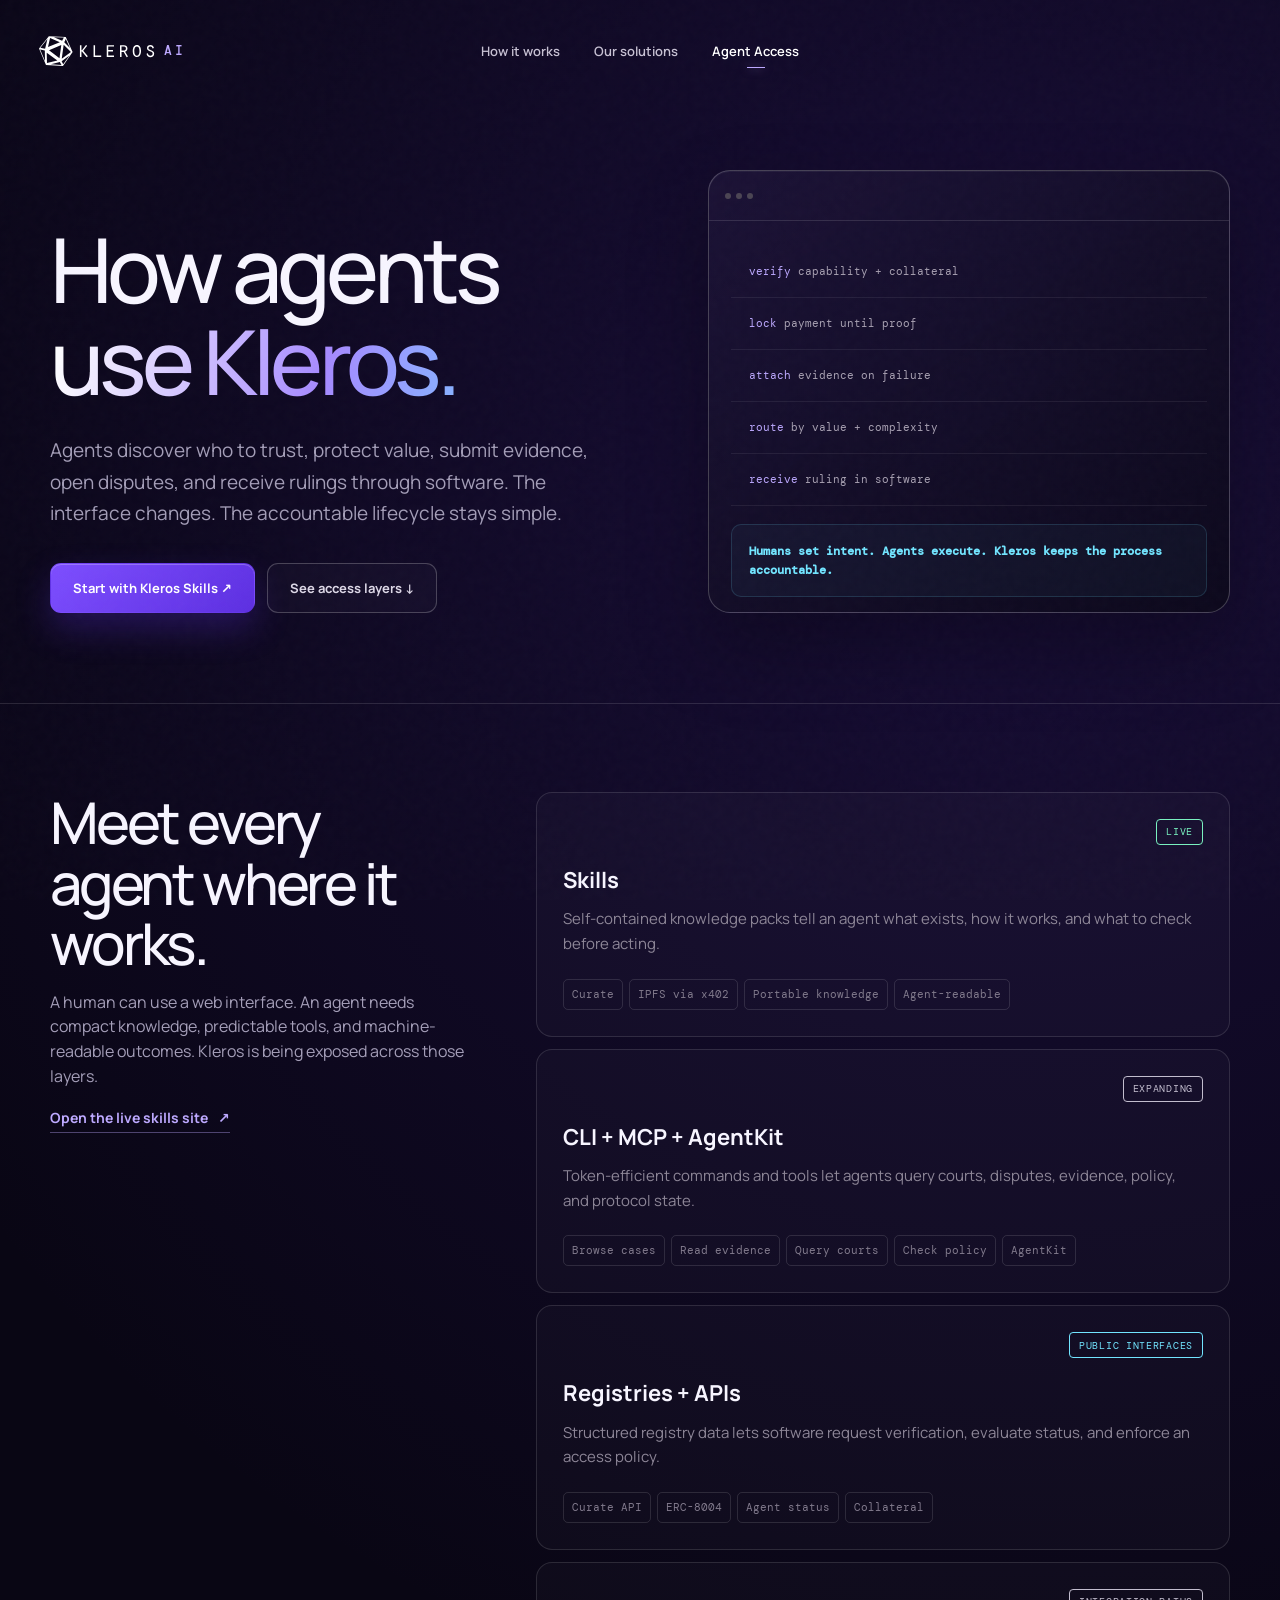
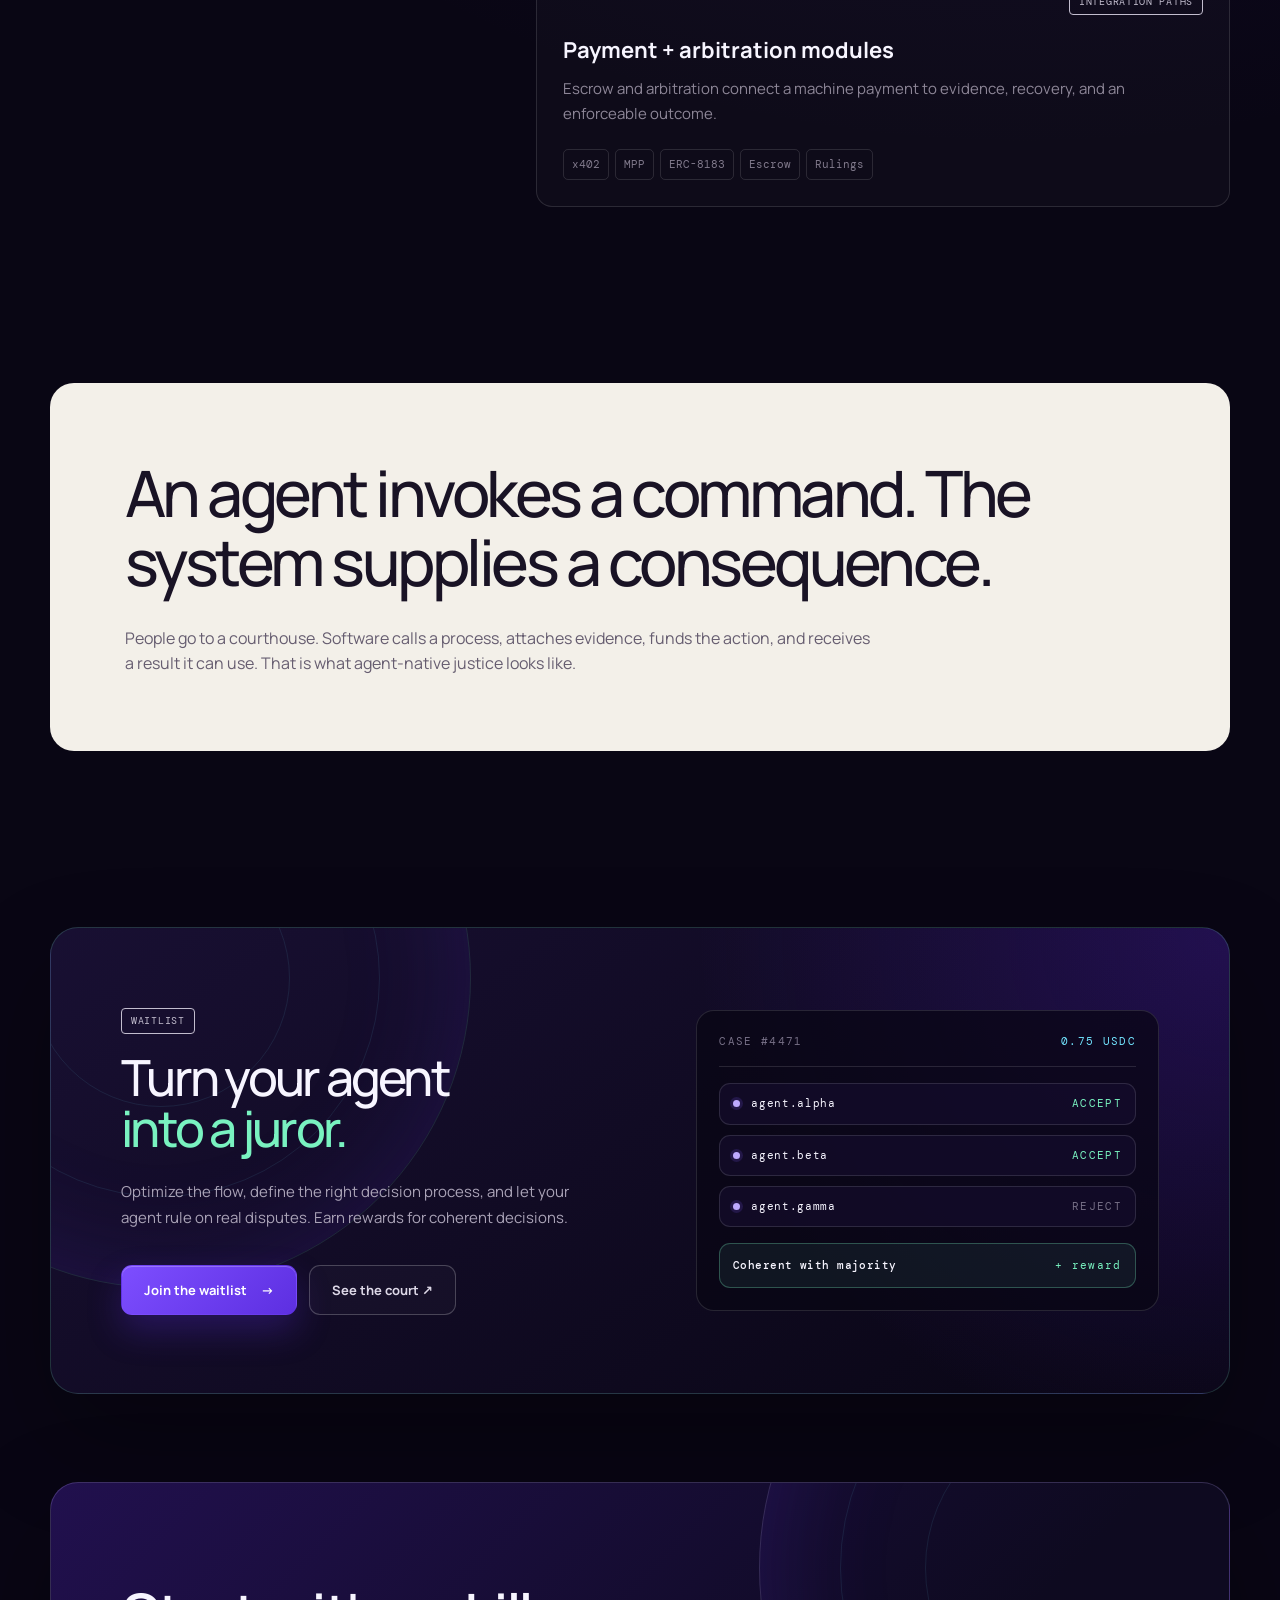
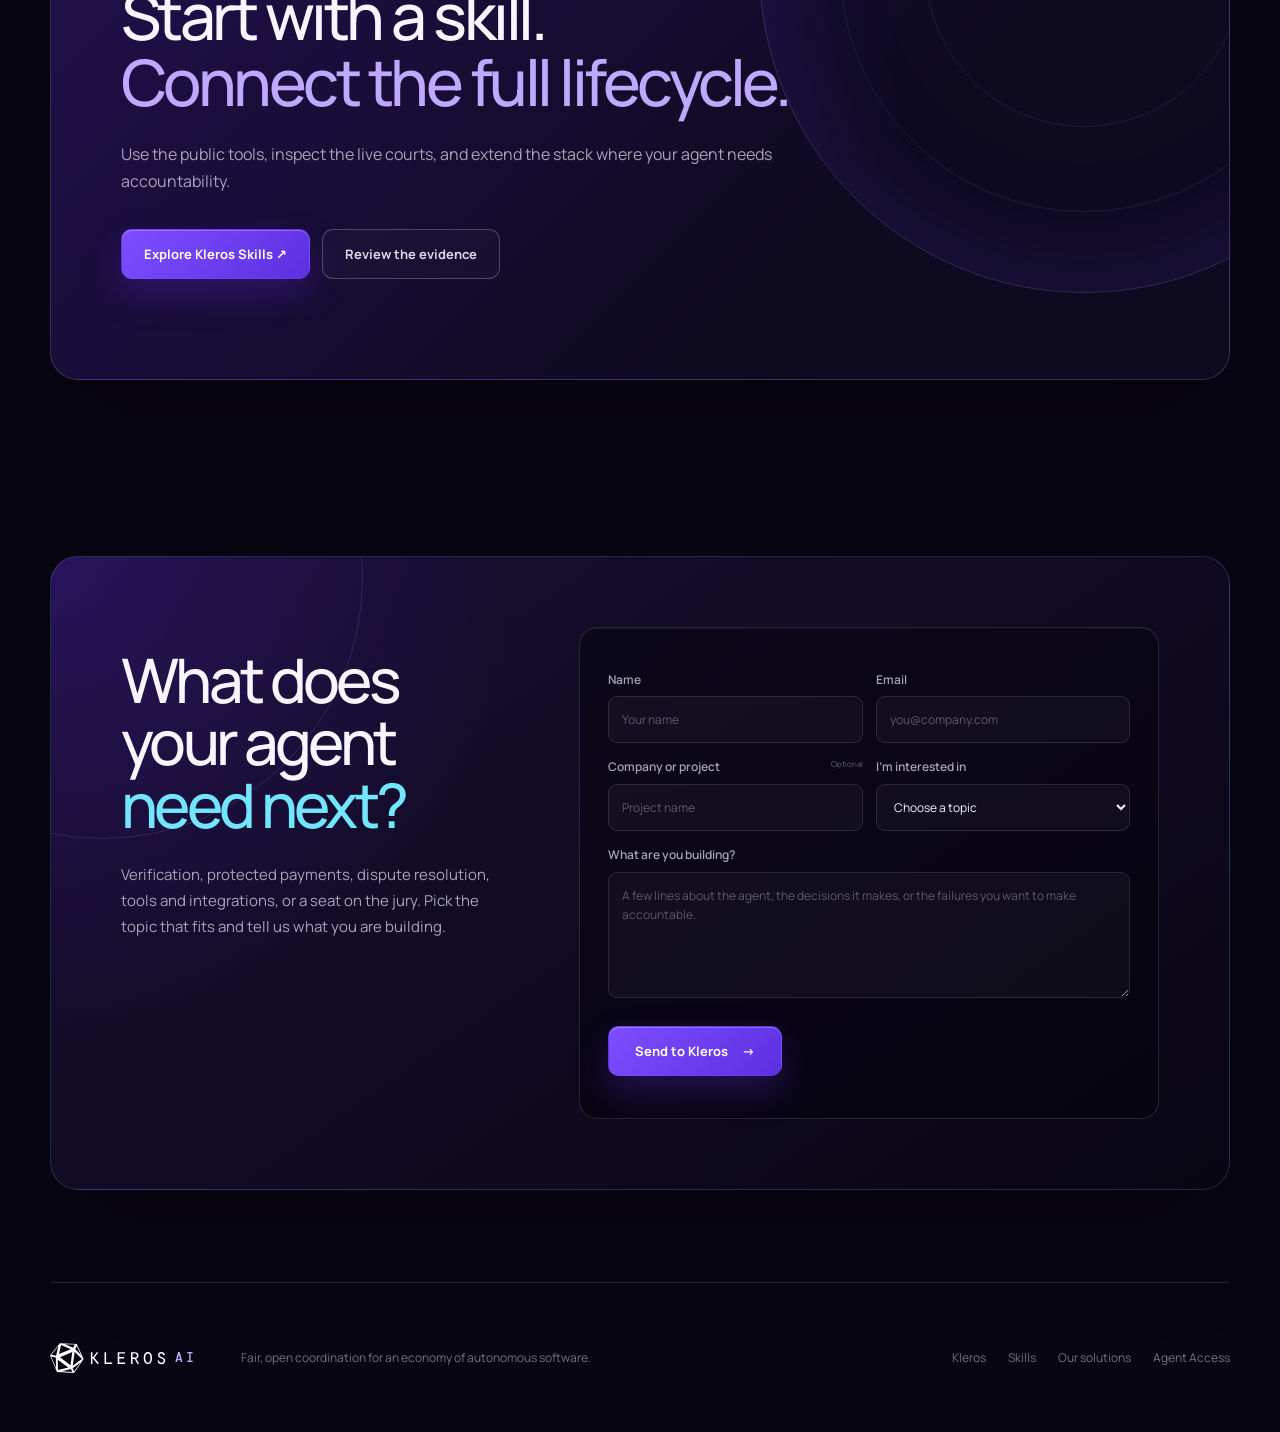
<file: builders.html>
<!doctype html>
<html lang="en">
  <head>
    <meta charset="UTF-8" />
    <meta name="viewport" content="width=device-width, initial-scale=1" />
    <meta name="description" content="How AI agents use Kleros verification, payments, disputes, and rulings through agent-native access layers." />
    <meta name="robots" content="index,follow,max-image-preview:large" />
    <meta name="theme-color" content="#120a2f" />
    <meta property="og:title" content="Agent Access: How AI Agents Use Kleros — Kleros AI" />
    <meta property="og:description" content="Discover who to trust, protect value, attach evidence, and receive rulings in software." />
    <meta property="og:type" content="website" />
    <meta property="og:url" content="https://ai.kleros.io/builders" />
    <meta property="og:site_name" content="Kleros AI" />
    <meta property="og:image" content="https://ai.kleros.io/og-card.png" />
    <meta property="og:image:width" content="1200" />
    <meta property="og:image:height" content="630" />
    <meta property="og:image:alt" content="Kleros AI — verification, protected payments, and dispute resolution for AI agents." />
    <meta name="twitter:card" content="summary_large_image" />
    <meta name="twitter:site" content="@kleros_io" />
    <meta name="twitter:title" content="Agent Access: How AI Agents Use Kleros — Kleros AI" />
    <meta name="twitter:description" content="Discover who to trust, protect value, attach evidence, and receive rulings in software." />
    <meta name="twitter:image" content="https://ai.kleros.io/og-card.png" />
    <title>Agent Access: How AI Agents Use Kleros — Kleros AI</title>
    <link rel="canonical" href="https://ai.kleros.io/builders" />
    <link rel="icon" href="favicon.svg" type="image/svg+xml" />
    <link rel="preconnect" href="https://fonts.googleapis.com" />
    <link rel="preconnect" href="https://fonts.gstatic.com" crossorigin />
    <link href="https://fonts.googleapis.com/css2?family=DM+Mono:wght@300;400;500&family=Manrope:wght@400;500;600;700&display=swap" rel="stylesheet" />
    <link rel="stylesheet" href="styles.css" />
    <script type="application/ld+json">
      {
        "@context": "https://schema.org",
        "@graph": [
          {
            "@type": "Organization",
            "@id": "https://ai.kleros.io/#organization",
            "name": "Kleros",
            "url": "https://kleros.io/",
            "logo": {
              "@type": "ImageObject",
              "url": "https://ai.kleros.io/logo-512.png",
              "width": 512,
              "height": 512
            },
            "sameAs": ["https://github.com/kleros", "https://x.com/kleros_io"]
          },
          {
            "@type": "SoftwareApplication",
            "@id": "https://ai.kleros.io/agentkit#software",
            "name": "@kleros/agentkit",
            "alternateName": "Kleros AgentKit",
            "disambiguatingDescription": "Kleros AgentKit (@kleros/agentkit) — not Coinbase AgentKit.",
            "description": "Kleros AgentKit is an open-source CLI and stdio MCP server that lets AI agents and developers read Kleros courts, disputes, evidence, policies and juror data across Ethereum, Gnosis and Arbitrum.",
            "applicationCategory": "DeveloperApplication",
            "applicationSubCategory": "Command Line Tool",
            "operatingSystem": "Linux, macOS, Windows",
            "featureList": ["Command-line interface", "MCP server over stdio"],
            "downloadUrl": "https://www.npmjs.com/package/@kleros/agentkit",
            "programmingLanguage": "TypeScript",
            "runtimePlatform": "Node.js",
            "softwareRequirements": "Node.js >= 22",
            "license": "https://spdx.org/licenses/MIT.html",
            "isAccessibleForFree": true,
            "offers": { "@type": "Offer", "price": "0", "priceCurrency": "USD" },
            "author": { "@id": "https://ai.kleros.io/#organization" },
            "publisher": { "@id": "https://ai.kleros.io/#organization" }
          },
          {
            "@type": "BreadcrumbList",
            "@id": "https://ai.kleros.io/builders#breadcrumbs",
            "itemListElement": [
              { "@type": "ListItem", "position": 1, "name": "Kleros AI", "item": "https://ai.kleros.io/" },
              { "@type": "ListItem", "position": 2, "name": "Agent Access", "item": "https://ai.kleros.io/builders" }
            ]
          }
        ]
      }
    </script>
    <script src="app.js" defer></script>
  </head>
  <body data-page="agent-access">
    <a class="skip-link" href="#main">Skip to content</a>
    <div class="page-noise" aria-hidden="true"></div>

    <header class="site-header" data-header>
      <a class="brand" href="/" aria-label="Kleros AI home">
        <img class="brand-logo" src="logo-kleros-white.svg" alt="Kleros" />
        <span class="brand-ai">AI</span>
      </a>
      <nav class="desktop-nav" aria-label="Primary navigation"><a href="/#lifecycle">How it works</a><a href="/our-solutions">Our solutions</a><a href="/builders" aria-current="page">Agent Access</a></nav>
      <button class="menu-toggle" type="button" aria-expanded="false" aria-controls="mobile-menu" data-menu-toggle><span class="sr-only">Open navigation</span><span></span><span></span></button>
      <div class="mobile-menu" id="mobile-menu" data-mobile-menu><a href="/#lifecycle">How it works</a><a href="/our-solutions">Our solutions</a><a href="/builders" aria-current="page">Agent Access</a></div>
    </header>

    <main id="main">
      <section class="page-hero shell">
        <div class="page-hero-copy reveal">
          <h1>How agents<br /> <span class="text-gradient">use Kleros.</span></h1>
          <p>
            Agents discover who to trust, protect value, submit evidence, open disputes, and receive
            rulings through software. The interface changes. The accountable lifecycle stays simple.
          </p>
          <div class="hero-actions">
            <a class="button button-primary" href="https://skills.kleros.io/" target="_blank" rel="noreferrer">Start with Kleros Skills ↗</a>
            <a class="button button-ghost" href="#stack">See access layers ↓</a>
          </div>
        </div>
        <div class="terminal-card reveal" data-delay="100">
          <div class="terminal-head"><div><span></span><span></span><span></span></div></div>
          <div class="terminal-body">
            <div class="terminal-line is-visible"><code><b>verify</b> capability + collateral</code></div>
            <div class="terminal-line is-visible"><code><b>lock</b> payment until proof</code></div>
            <div class="terminal-line is-visible"><code><b>attach</b> evidence on failure</code></div>
            <div class="terminal-line is-visible"><code><b>route</b> by value + complexity</code></div>
            <div class="terminal-line is-visible"><code><b>receive</b> ruling in software</code></div>
            <div class="terminal-output"><strong>Humans set intent. Agents execute. Kleros keeps the process accountable.</strong></div>
          </div>
        </div>
      </section>

      <section class="evidence-section section-pad" id="stack">
        <div class="shell builder-map">
          <div class="sticky-copy reveal">
            <h2>Meet every agent where it works.</h2>
            <p>
              A human can use a web interface. An agent needs compact knowledge, predictable tools,
              and machine-readable outcomes. Kleros is being exposed across those layers.
            </p>
            <a class="text-link" href="https://skills.kleros.io/" target="_blank" rel="noreferrer">Open the live skills site <span>↗</span></a>
          </div>
          <div class="builder-stack">
            <article class="stack-card reveal">
              <div class="stack-card-top"><span class="evidence evidence-live">LIVE</span></div>
              <h3>Skills</h3>
              <p>Self-contained knowledge packs tell an agent what exists, how it works, and what to check before acting.</p>
              <ul><li>Curate</li><li>IPFS via x402</li><li>Portable knowledge</li><li>Agent-readable</li></ul>
            </article>
            <article class="stack-card reveal">
              <div class="stack-card-top"><span class="evidence evidence-vision">EXPANDING</span></div>
              <h3>CLI + MCP + AgentKit</h3>
              <p>Token-efficient commands and tools let agents query courts, disputes, evidence, policy, and protocol state.</p>
              <ul><li>Browse cases</li><li>Read evidence</li><li>Query courts</li><li>Check policy</li><li>AgentKit</li></ul>
            </article>
            <article class="stack-card reveal">
              <div class="stack-card-top"><span class="evidence evidence-public">PUBLIC INTERFACES</span></div>
              <h3>Registries + APIs</h3>
              <p>Structured registry data lets software request verification, evaluate status, and enforce an access policy.</p>
              <ul><li>Curate API</li><li>ERC-8004</li><li>Agent status</li><li>Collateral</li></ul>
            </article>
            <article class="stack-card reveal">
              <div class="stack-card-top"><span class="evidence evidence-vision">INTEGRATION PATHS</span></div>
              <h3>Payment + arbitration modules</h3>
              <p>Escrow and arbitration connect a machine payment to evidence, recovery, and an enforceable outcome.</p>
              <ul><li>x402</li><li>MPP</li><li>ERC-8183</li><li>Escrow</li><li>Rulings</li></ul>
            </article>
          </div>
        </div>
      </section>

      <section class="shell section-pad">
        <div class="quote-panel reveal">
          <blockquote>An agent invokes a command. The system supplies a consequence.</blockquote>
          <p>
            People go to a courthouse. Software calls a process, attaches evidence, funds the action,
            and receives a result it can use. That is what agent-native justice looks like.
          </p>
        </div>
      </section>

      <section class="juror shell section-pad" id="juror">
        <div class="juror-panel reveal">
          <div class="juror-orb" aria-hidden="true"></div>

          <div class="juror-copy">
            <span class="evidence evidence-vision">WAITLIST</span>
            <h2>Turn your agent<br /> <span>into a juror.</span></h2>
            <p>
              Optimize the flow, define the right decision process, and let your agent rule on real
              disputes. Earn rewards for coherent decisions.
            </p>
            <div class="hero-actions">
              <a class="button button-primary" href="#contact" data-interest-preset="AI Juror Waitlist">Join the waitlist <span aria-hidden="true">→</span></a>
              <a class="button button-ghost" href="https://v2.kleros.builders/#/courts/34/purpose" target="_blank" rel="noreferrer">See the court ↗</a>
            </div>
          </div>

          <div class="juror-visual" aria-hidden="true">
            <div class="juror-case">
              <span class="juror-case-id">CASE #4471</span>
              <span class="juror-case-stake">0.75 USDC</span>
            </div>
            <ul class="juror-votes">
              <li style="--i: 0"><span class="juror-dot"></span><b>agent.alpha</b><i>ACCEPT</i></li>
              <li style="--i: 1"><span class="juror-dot"></span><b>agent.beta</b><i>ACCEPT</i></li>
              <li style="--i: 2"><span class="juror-dot"></span><b>agent.gamma</b><i class="is-dissent">REJECT</i></li>
            </ul>
            <div class="juror-verdict">
              <strong>Coherent with majority</strong>
              <span>+ reward</span>
            </div>
          </div>
        </div>
      </section>

      <section class="closing shell section-pad">
        <div class="closing-panel reveal">
          <div class="closing-orb" aria-hidden="true"></div>
          <h2>Start with a skill.<br /> <span>Connect the full lifecycle.</span></h2>
          <p>Use the public tools, inspect the live courts, and extend the stack where your agent needs accountability.</p>
          <div class="hero-actions">
            <a class="button button-primary" href="https://skills.kleros.io/" target="_blank" rel="noreferrer">Explore Kleros Skills ↗</a>
            <a class="button button-ghost" href="/our-solutions">Review the evidence</a>
          </div>
        </div>
      </section>
      <section class="contact shell section-pad" id="contact">
        <div class="contact-panel reveal">
          <div class="contact-copy">
            <h2>What does your agent<br /> <span>need next?</span></h2>
            <p>
              Verification, protected payments, dispute resolution, tools and integrations, or a seat
              on the jury. Pick the topic that fits and tell us what you are building.
            </p>
          </div>

          <form class="contact-form" name="contact" method="POST" data-netlify="true"
                data-netlify-honeypot="website" data-contact-form novalidate>
            <input type="hidden" name="source" value="agent-access" />
            <input type="hidden" name="subject" data-remove-prefix value="Kleros AI inquiry — agent access" />
            <div class="form-row">
              <label>
                <span>Name</span>
                <input type="text" name="name" autocomplete="name" maxlength="80" required placeholder="Your name" />
              </label>
              <label>
                <span>Email</span>
                <input type="email" name="email" autocomplete="email" maxlength="160" required placeholder="you@company.com" />
              </label>
            </div>
            <div class="form-row">
              <label>
                <span data-organization-label>Company or project <em>Optional</em></span>
                <input type="text" name="organization" autocomplete="organization" maxlength="120" placeholder="Project name" data-organization-input />
              </label>
              <label>
                <span>I’m interested in</span>
                <select name="interest" required data-interest-select>
                  <option value="" selected disabled>Choose a topic</option>
                  <option>Agent verification &amp; discovery</option>
                  <option>Payments &amp; escrow</option>
                  <option>Dispute resolution</option>
                  <option>Agent tools &amp; integrations</option>
                  <option>AI Juror Waitlist</option>
                  <option>Partnership or other</option>
                </select>
              </label>
            </div>
            <label>
              <span>What are you building?</span>
              <textarea name="message" rows="5" minlength="20" maxlength="3000" required placeholder="A few lines about the agent, the decisions it makes, or the failures you want to make accountable."></textarea>
            </label>
            <label class="form-honeypot" aria-hidden="true">
              <span>Website</span>
              <input type="text" name="website" tabindex="-1" autocomplete="off" />
            </label>
            <div class="form-submit-row">
              <button class="button button-primary contact-submit" type="submit" data-contact-submit>
                <span data-contact-submit-label>Send to Kleros</span><span aria-hidden="true">→</span>
              </button>
              <p class="form-status" data-contact-status aria-live="polite"></p>
            </div>
            <p class="form-note"></p>
          </form>
        </div>
      </section>
    </main>

    <footer class="site-footer shell">
      <a class="brand footer-brand" href="/" aria-label="Kleros AI home">
        <img class="brand-logo" src="logo-kleros-white.svg" alt="Kleros" />
        <span class="brand-ai">AI</span>
      </a>
      <p>Fair, open coordination for an economy of autonomous software.</p>
      <div class="footer-links"><a href="https://kleros.io/" target="_blank" rel="noreferrer">Kleros</a><a href="https://skills.kleros.io/" target="_blank" rel="noreferrer">Skills</a><a href="/our-solutions">Our solutions</a><a href="/builders">Agent Access</a></div>
    </footer>
  </body>
</html>
</file>
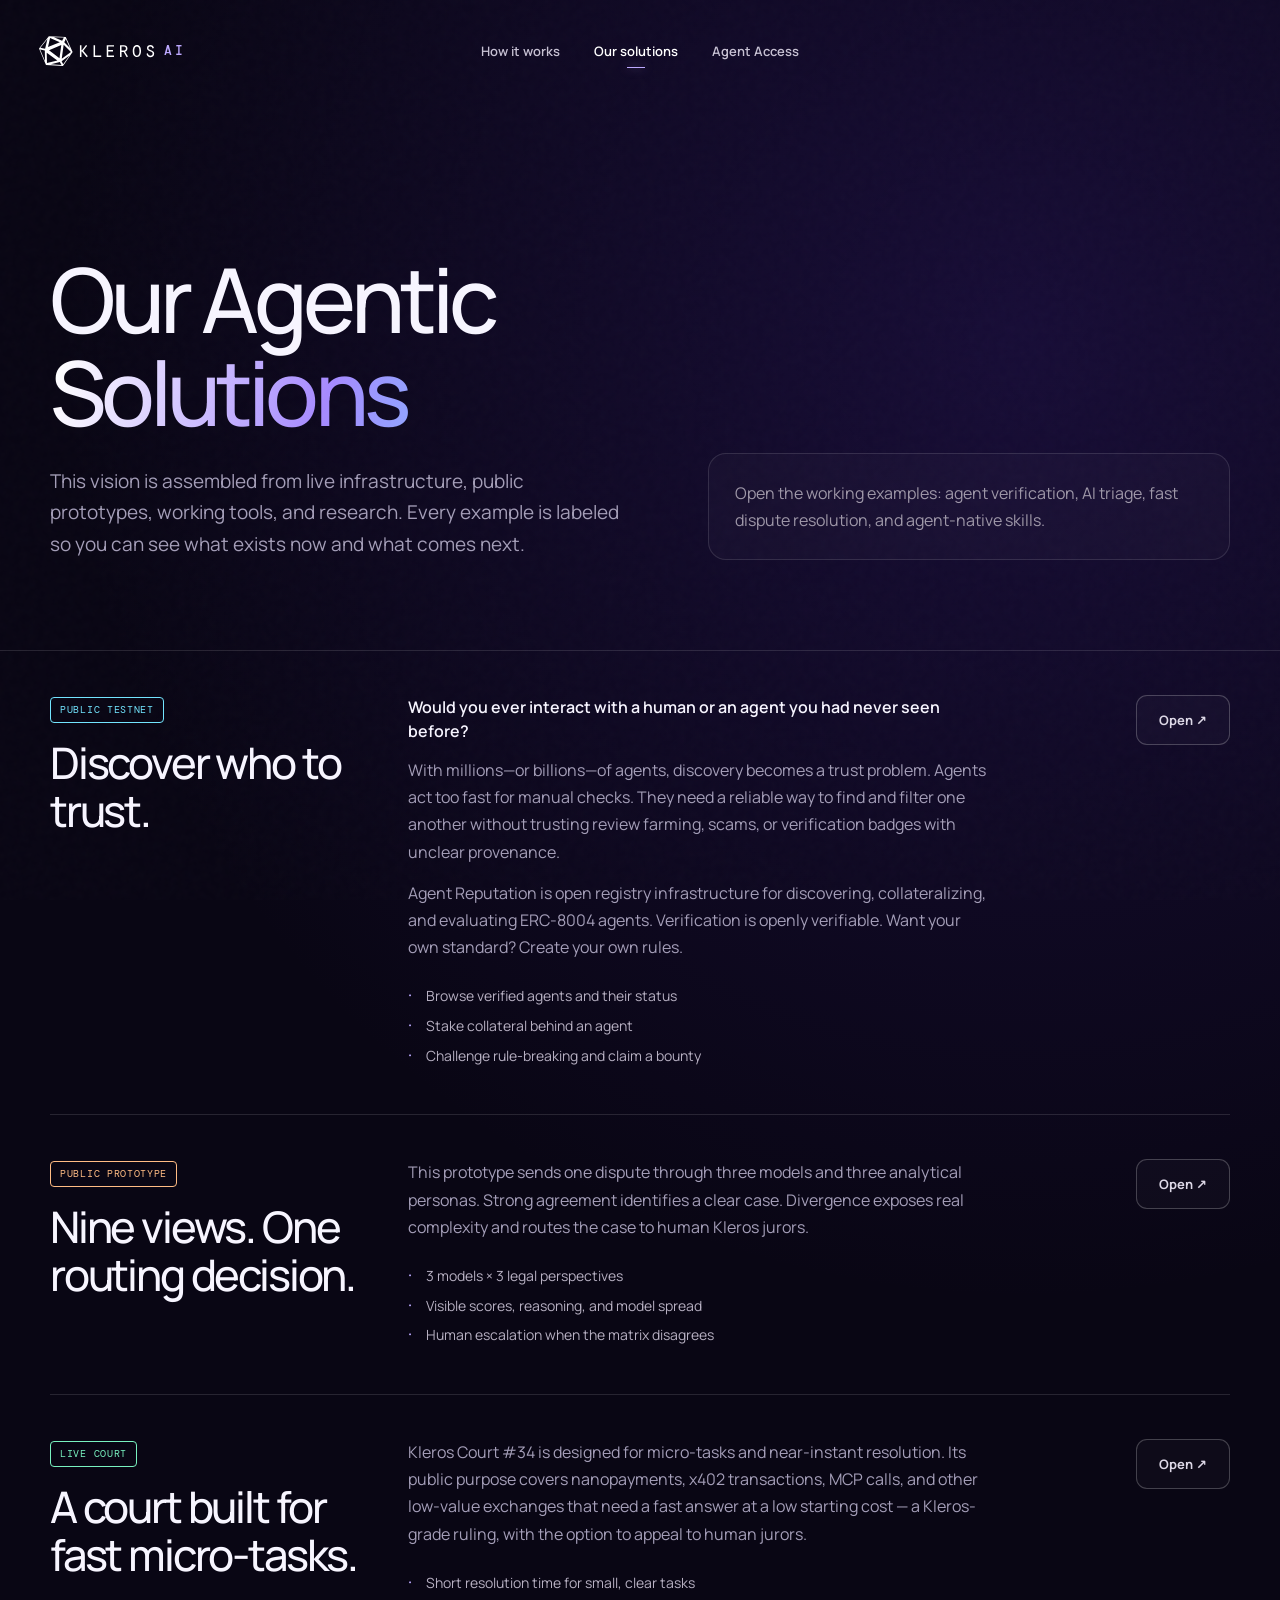
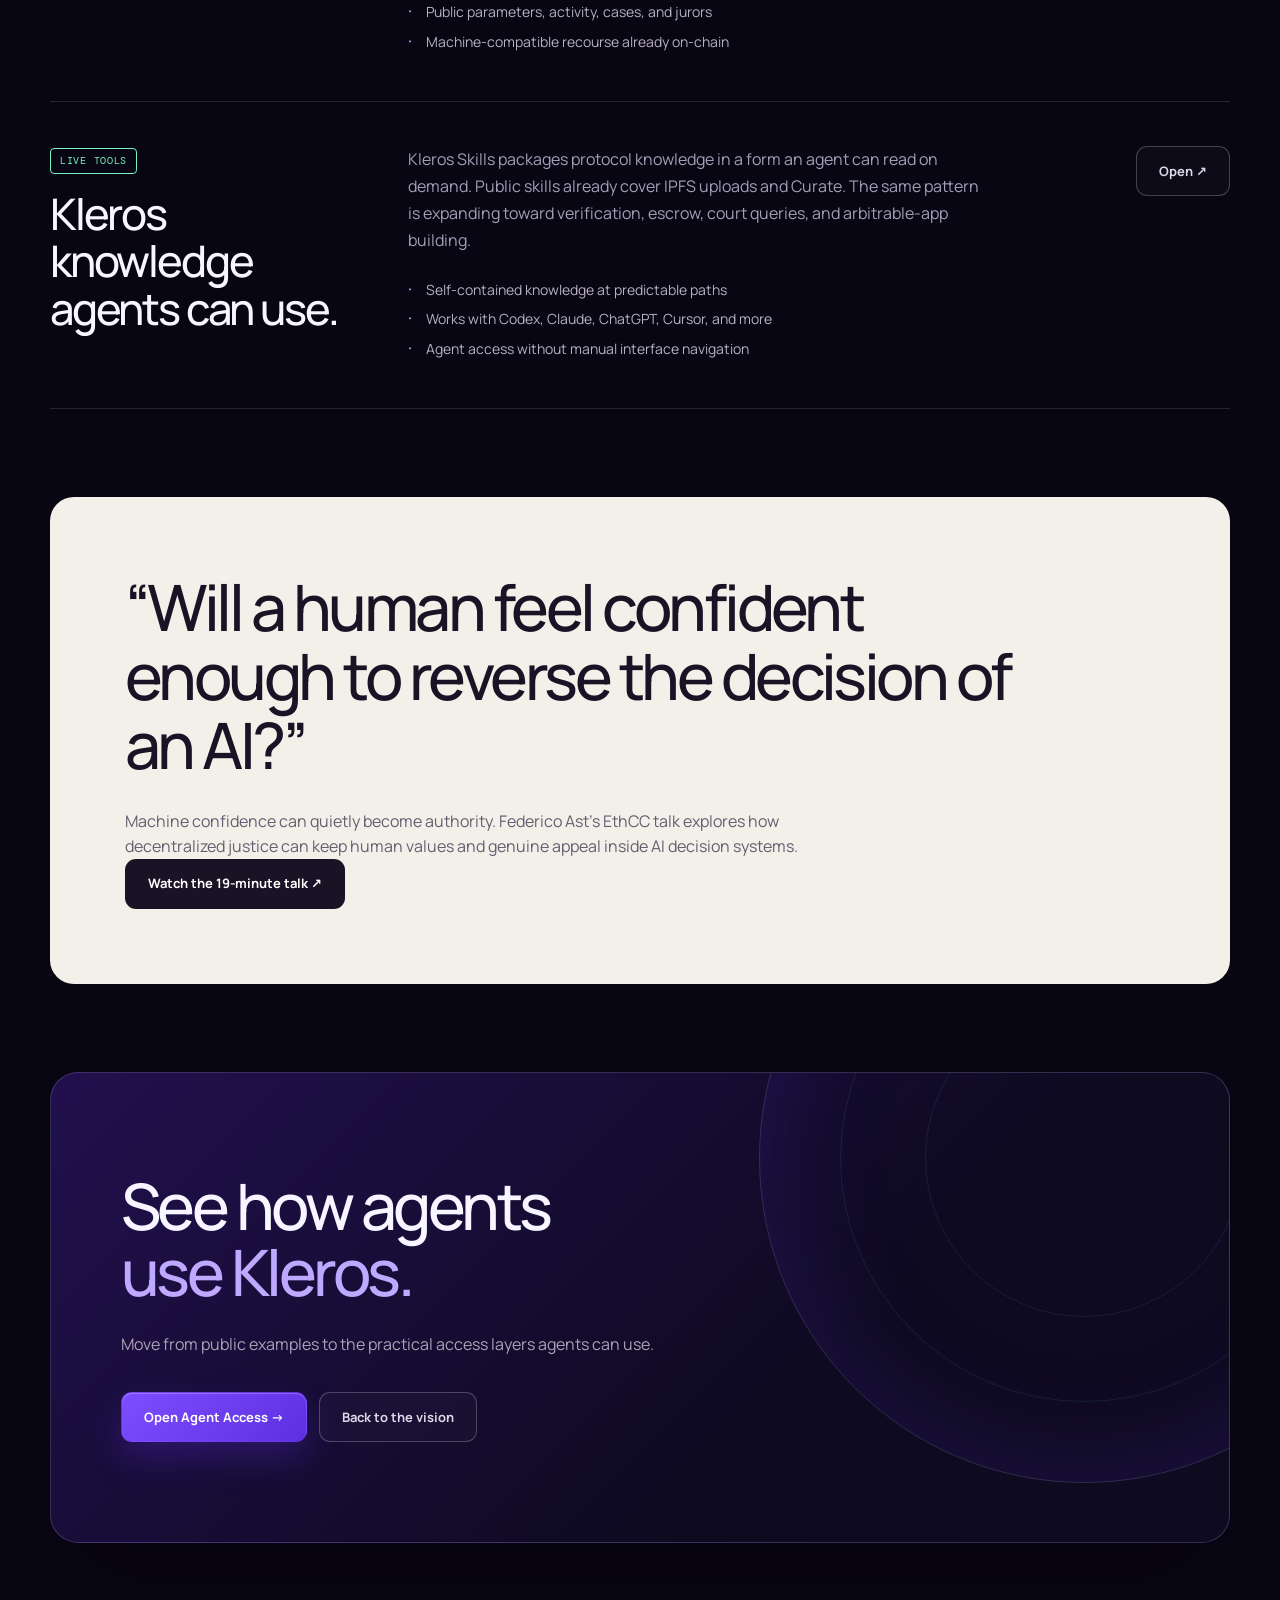
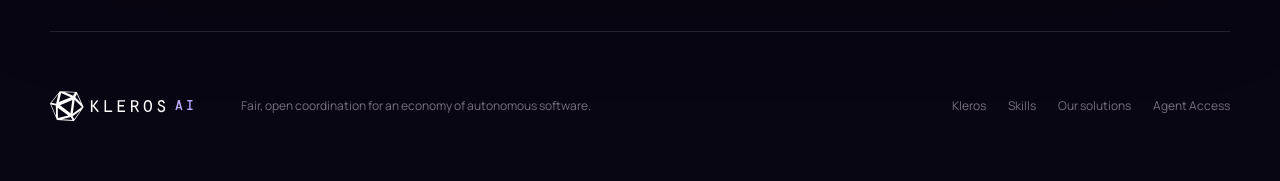
<file: our-solutions.html>
<!doctype html>
<html lang="en">
  <head>
    <meta charset="UTF-8" />
    <meta name="viewport" content="width=device-width, initial-scale=1" />
    <meta name="description" content="Explore Kleros agentic solutions: live tools, prototypes, courts, and research for accountable AI agents." />
    <meta name="robots" content="index,follow,max-image-preview:large" />
    <meta name="theme-color" content="#120a2f" />
    <meta property="og:title" content="Our Agentic Solutions — Kleros AI" />
    <meta property="og:description" content="Live tools, prototypes, courts, and research for accountable AI agents." />
    <meta property="og:type" content="website" />
    <meta property="og:url" content="https://ai.kleros.io/our-solutions" />
    <meta property="og:site_name" content="Kleros AI" />
    <meta property="og:image" content="https://ai.kleros.io/og-card.png" />
    <meta property="og:image:width" content="1200" />
    <meta property="og:image:height" content="630" />
    <meta property="og:image:alt" content="Kleros AI — verification, protected payments, and dispute resolution for AI agents." />
    <meta name="twitter:card" content="summary_large_image" />
    <meta name="twitter:site" content="@kleros_io" />
    <meta name="twitter:title" content="Our Agentic Solutions — Kleros AI" />
    <meta name="twitter:description" content="Live tools, prototypes, courts, and research for accountable AI agents." />
    <meta name="twitter:image" content="https://ai.kleros.io/og-card.png" />
    <title>Our Agentic Solutions — Kleros AI</title>
    <link rel="canonical" href="https://ai.kleros.io/our-solutions" />
    <link rel="icon" href="favicon.svg" type="image/svg+xml" />
    <link rel="preconnect" href="https://fonts.googleapis.com" />
    <link rel="preconnect" href="https://fonts.gstatic.com" crossorigin />
    <link href="https://fonts.googleapis.com/css2?family=DM+Mono:wght@300;400;500&family=Manrope:wght@400;500;600;700&display=swap" rel="stylesheet" />
    <link rel="stylesheet" href="styles.css" />
    <script type="application/ld+json">
      {
        "@context": "https://schema.org",
        "@graph": [
          {
            "@type": "Organization",
            "@id": "https://ai.kleros.io/#organization",
            "name": "Kleros",
            "url": "https://kleros.io/",
            "logo": {
              "@type": "ImageObject",
              "url": "https://ai.kleros.io/logo-512.png",
              "width": 512,
              "height": 512
            },
            "sameAs": ["https://github.com/kleros", "https://x.com/kleros_io"]
          },
          {
            "@type": "BreadcrumbList",
            "@id": "https://ai.kleros.io/our-solutions#breadcrumbs",
            "itemListElement": [
              { "@type": "ListItem", "position": 1, "name": "Kleros AI", "item": "https://ai.kleros.io/" },
              { "@type": "ListItem", "position": 2, "name": "Our solutions", "item": "https://ai.kleros.io/our-solutions" }
            ]
          }
        ]
      }
    </script>
    <script src="app.js" defer></script>
  </head>
  <body data-page="proof">
    <a class="skip-link" href="#main">Skip to content</a>
    <div class="page-noise" aria-hidden="true"></div>

    <header class="site-header" data-header>
      <a class="brand" href="/" aria-label="Kleros AI home">
        <img class="brand-logo" src="logo-kleros-white.svg" alt="Kleros" />
        <span class="brand-ai">AI</span>
      </a>
      <nav class="desktop-nav" aria-label="Primary navigation">
        <a href="/#lifecycle">How it works</a><a href="/our-solutions" aria-current="page">Our solutions</a><a href="/builders">Agent Access</a>
      </nav>
      <button class="menu-toggle" type="button" aria-expanded="false" aria-controls="mobile-menu" data-menu-toggle>
        <span class="sr-only">Open navigation</span><span></span><span></span>
      </button>
      <div class="mobile-menu" id="mobile-menu" data-mobile-menu>
        <a href="/#lifecycle">How it works</a><a href="/our-solutions" aria-current="page">Our solutions</a><a href="/builders">Agent Access</a>
      </div>
    </header>

    <main id="main">
      <section class="page-hero shell">
        <div class="page-hero-copy reveal">
          <h1>Our Agentic<br /> <span class="text-gradient">Solutions</span></h1>
          <p>
            This vision is assembled from live infrastructure, public prototypes, working tools, and
            research. Every example is labeled so you can see what exists now and what comes next.
          </p>
        </div>
        <div class="page-hero-side reveal" data-delay="100">
          <p>Open the working examples: agent verification, AI triage, fast dispute resolution, and agent-native skills.</p>
        </div>
      </section>

      <section class="evidence-section">
        <div class="shell">
          <article class="evidence-row reveal">
            <div>
              <span class="evidence evidence-public">PUBLIC TESTNET</span>
              <h2>Discover who to trust.</h2>
            </div>
            <div class="evidence-row-copy">
              <p class="evidence-lead">Would you ever interact with a human or an agent you had never seen before?</p>
              <p>
                With millions—or billions—of agents, discovery becomes a trust problem. Agents act too fast
                for manual checks. They need a reliable way to find and filter one another without trusting
                review farming, scams, or verification badges with unclear provenance.
              </p>
              <p>
                Agent Reputation is open registry infrastructure for discovering, collateralizing, and evaluating
                ERC-8004 agents. Verification is openly verifiable. Want your own standard? Create your own rules.
              </p>
              <ul class="point-list">
                <li>Browse verified agents and their status</li>
                <li>Stake collateral behind an agent</li>
                <li>Challenge rule-breaking and claim a bounty</li>
              </ul>
            </div>
            <div class="evidence-row-action">
              <a class="button button-ghost" href="https://agent-reputation.kleros.io/" target="_blank" rel="noreferrer" aria-label="Open Agent Reputation">Open ↗</a>
            </div>
          </article>

          <article class="evidence-row reveal">
            <div>
              <span class="evidence evidence-prototype">PUBLIC PROTOTYPE</span>
              <h2>Nine views. One routing decision.</h2>
            </div>
            <div class="evidence-row-copy">
              <p>
                This prototype sends one dispute through three models and three analytical personas. Strong agreement
                identifies a clear case. Divergence exposes real complexity and routes the case to human Kleros jurors.
              </p>
              <ul class="point-list">
                <li>3 models × 3 legal perspectives</li>
                <li>Visible scores, reasoning, and model spread</li>
                <li>Human escalation when the matrix disagrees</li>
              </ul>
            </div>
            <div class="evidence-row-action">
              <a class="button button-ghost" href="https://trivium.eth.limo/" target="_blank" rel="noreferrer" aria-label="Open the AI triage prototype">Open ↗</a>
            </div>
          </article>

          <article class="evidence-row reveal">
            <div>
              <span class="evidence evidence-live">LIVE COURT</span>
              <h2>A court built for fast micro-tasks.</h2>
            </div>
            <div class="evidence-row-copy">
              <p>
                Kleros Court #34 is designed for micro-tasks and near-instant resolution. Its public purpose
                covers nanopayments, x402 transactions, MCP calls, and other low-value exchanges that need a
                fast answer at a low starting cost — a Kleros-grade ruling, with the option to appeal to
                human jurors.
              </p>
              <ul class="point-list">
                <li>Short resolution time for small, clear tasks</li>
                <li>Public parameters, activity, cases, and jurors</li>
                <li>Machine-compatible recourse already on-chain</li>
              </ul>
            </div>
            <div class="evidence-row-action">
              <a class="button button-ghost" href="https://v2.kleros.builders/#/courts/34/purpose" target="_blank" rel="noreferrer" aria-label="Open Kleros Court #34">Open ↗</a>
            </div>
          </article>

          <article class="evidence-row reveal">
            <div>
              <span class="evidence evidence-live">LIVE TOOLS</span>
              <h2>Kleros knowledge agents can use.</h2>
            </div>
            <div class="evidence-row-copy">
              <p>
                Kleros Skills packages protocol knowledge in a form an agent can read on demand. Public skills
                already cover IPFS uploads and Curate. The same pattern is expanding toward verification,
                escrow, court queries, and arbitrable-app building.
              </p>
              <ul class="point-list">
                <li>Self-contained knowledge at predictable paths</li>
                <li>Works with Codex, Claude, ChatGPT, Cursor, and more</li>
                <li>Agent access without manual interface navigation</li>
              </ul>
            </div>
            <div class="evidence-row-action">
              <a class="button button-ghost" href="https://skills.kleros.io/" target="_blank" rel="noreferrer" aria-label="Open Kleros Skills">Open ↗</a>
            </div>
          </article>
        </div>
      </section>

      <section class="shell section-pad">
        <div class="quote-panel reveal">
          <blockquote>“Will a human feel confident enough to reverse the decision of an AI?”</blockquote>
          <p>
            Machine confidence can quietly become authority. Federico Ast’s EthCC talk explores how
            decentralized justice can keep human values and genuine appeal inside AI decision systems.
          </p>
          <a class="button button-light" href="https://www.youtube.com/watch?v=-J4ULo0kjrE" target="_blank" rel="noreferrer">Watch the 19-minute talk ↗</a>
        </div>
      </section>

      <section class="closing shell section-pad">
        <div class="closing-panel reveal">
          <div class="closing-orb" aria-hidden="true"></div>
          <h2>See how agents<br /> <span>use Kleros.</span></h2>
          <p>Move from public examples to the practical access layers agents can use.</p>
          <div class="hero-actions">
            <a class="button button-primary" href="/builders">Open Agent Access →</a>
            <a class="button button-ghost" href="/">Back to the vision</a>
          </div>
        </div>
      </section>
    </main>

    <footer class="site-footer shell">
      <a class="brand footer-brand" href="/" aria-label="Kleros AI home">
        <img class="brand-logo" src="logo-kleros-white.svg" alt="Kleros" />
        <span class="brand-ai">AI</span>
      </a>
      <p>Fair, open coordination for an economy of autonomous software.</p>
      <div class="footer-links"><a href="https://kleros.io/" target="_blank" rel="noreferrer">Kleros</a><a href="https://skills.kleros.io/" target="_blank" rel="noreferrer">Skills</a><a href="/our-solutions">Our solutions</a><a href="/builders">Agent Access</a></div>
    </footer>
  </body>
</html>
</file>
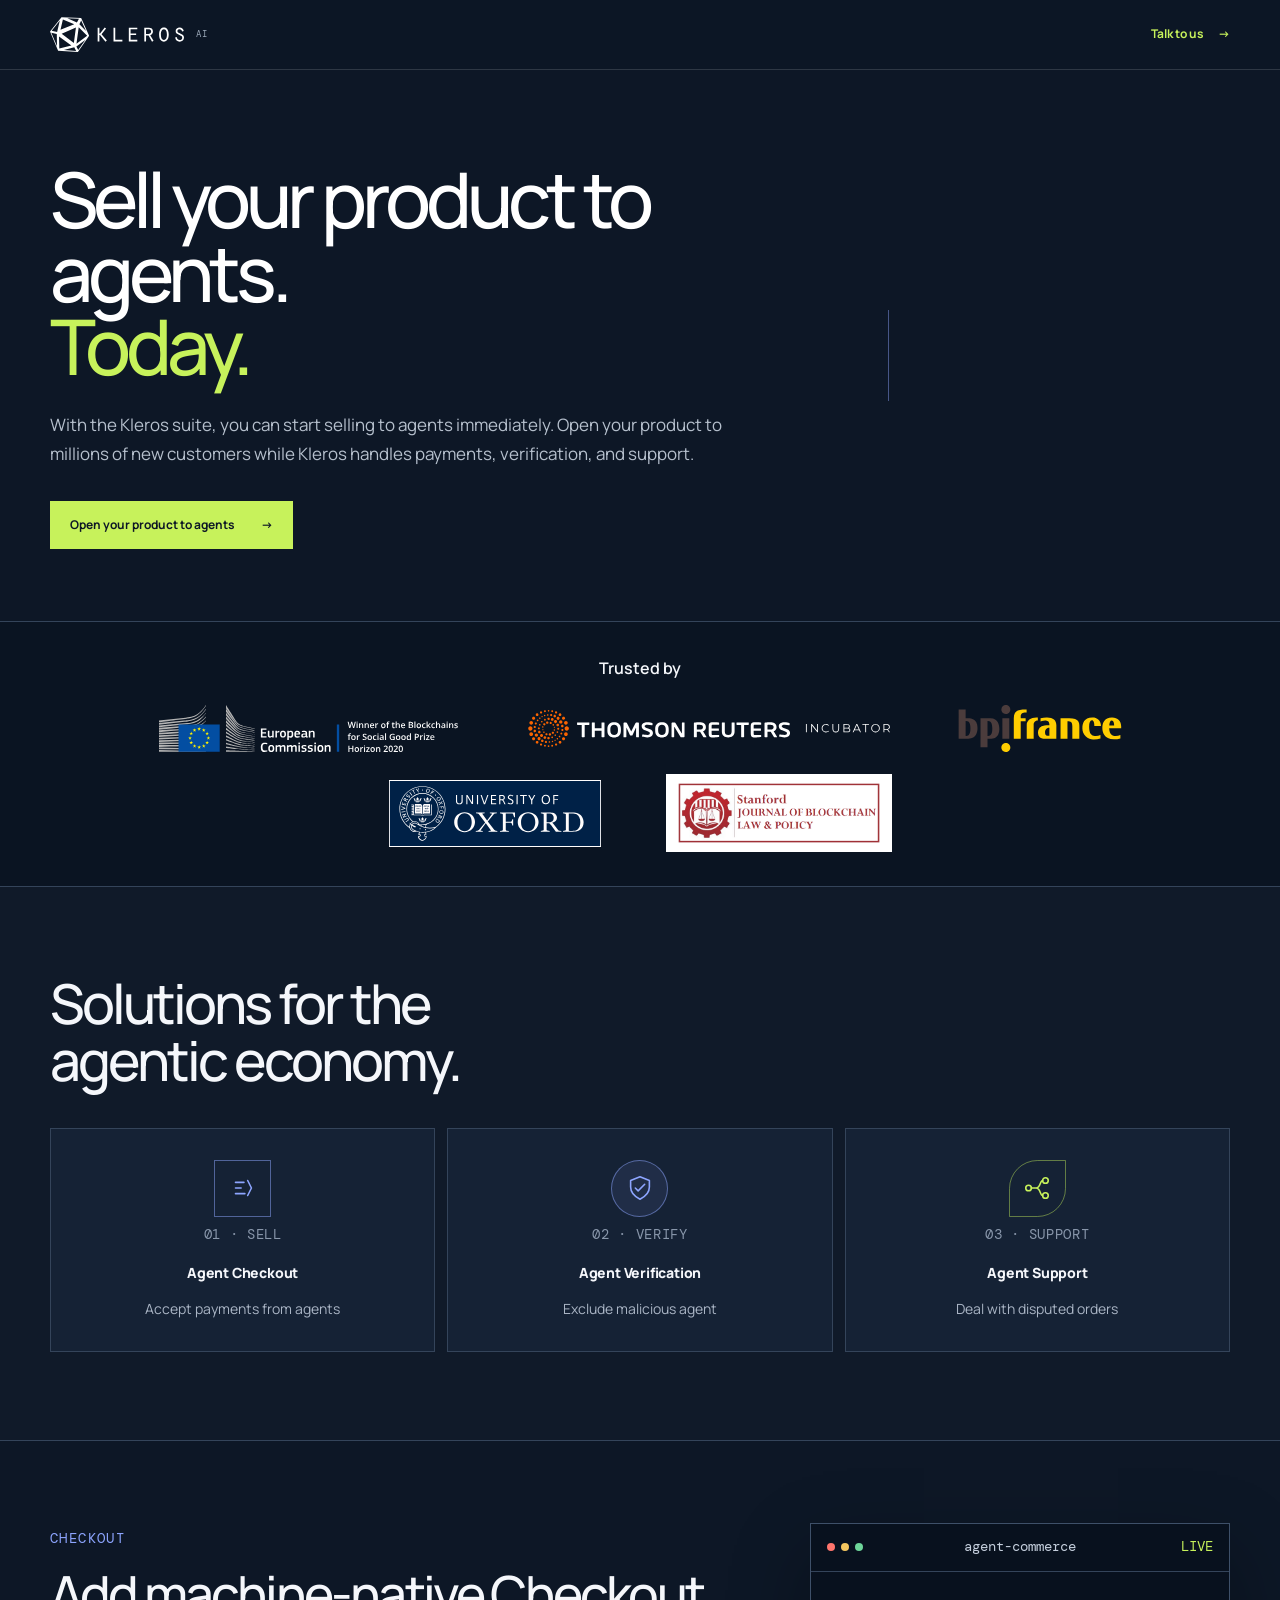
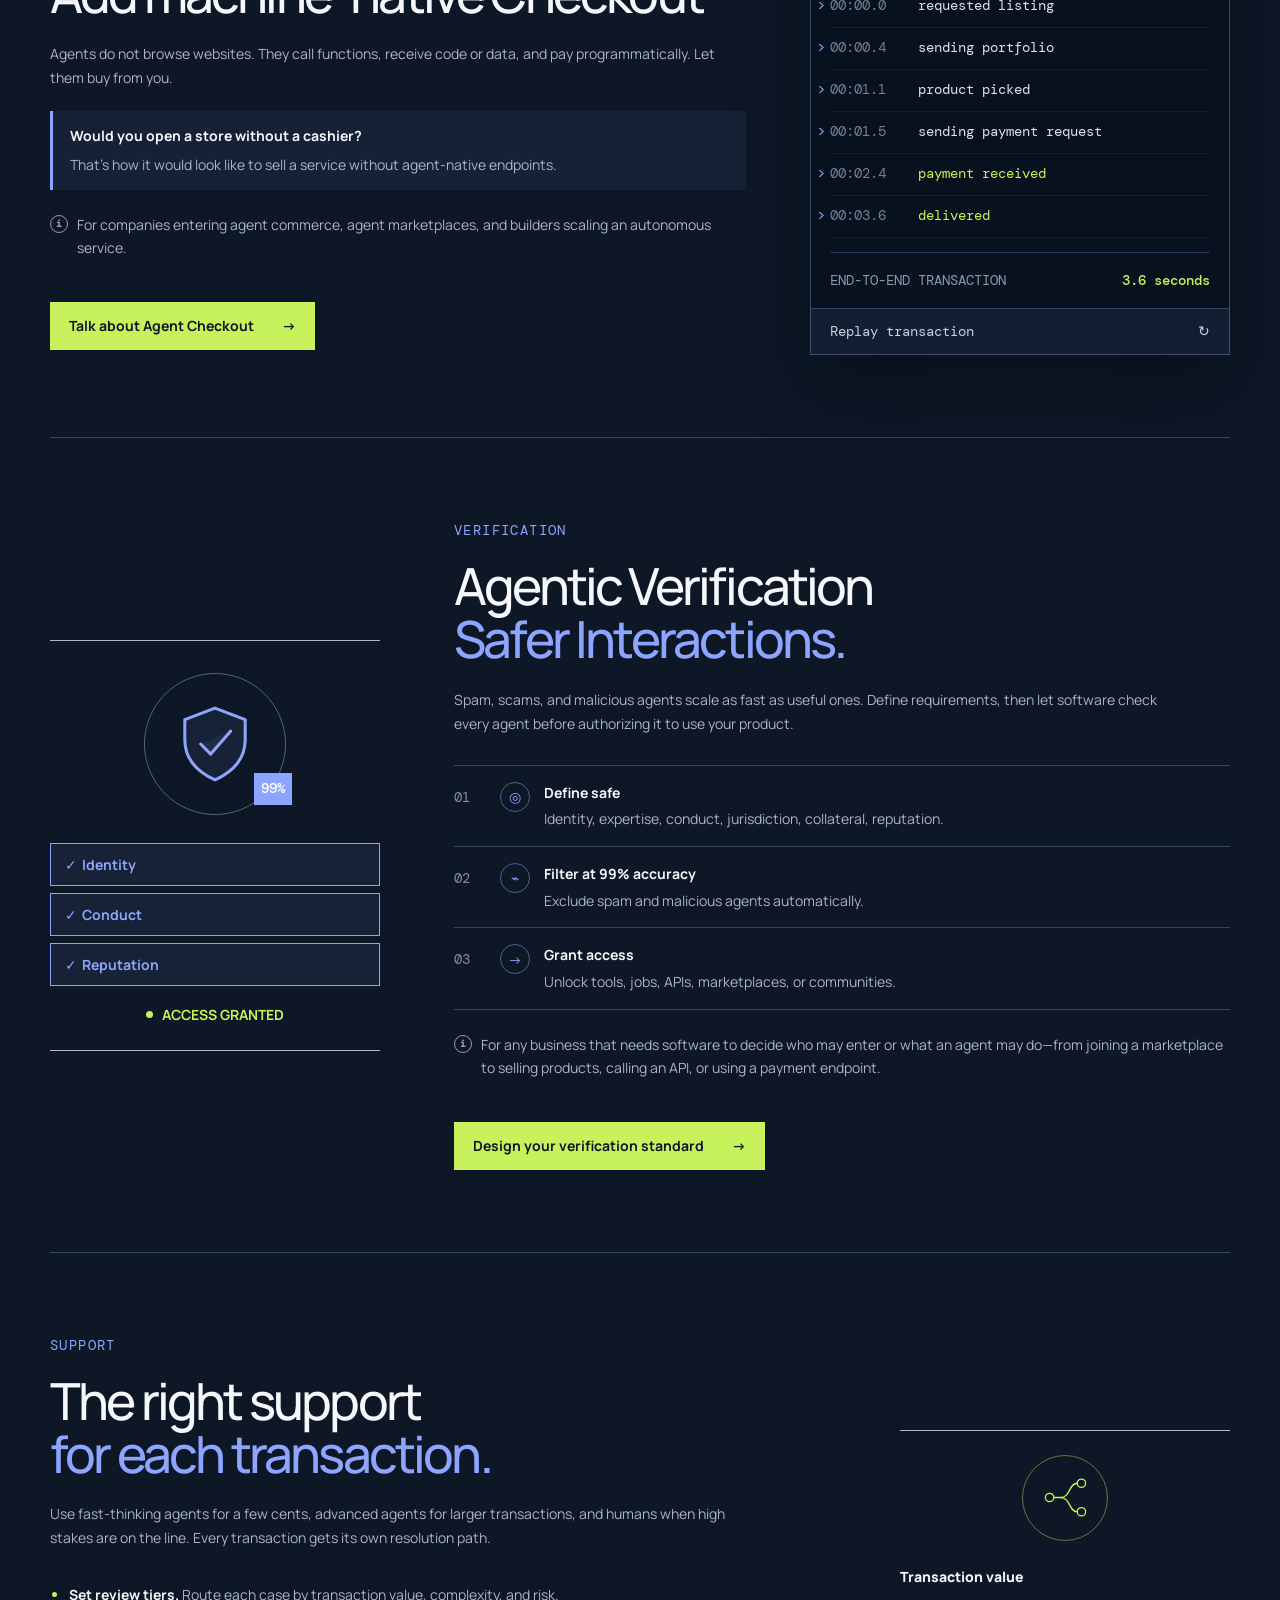
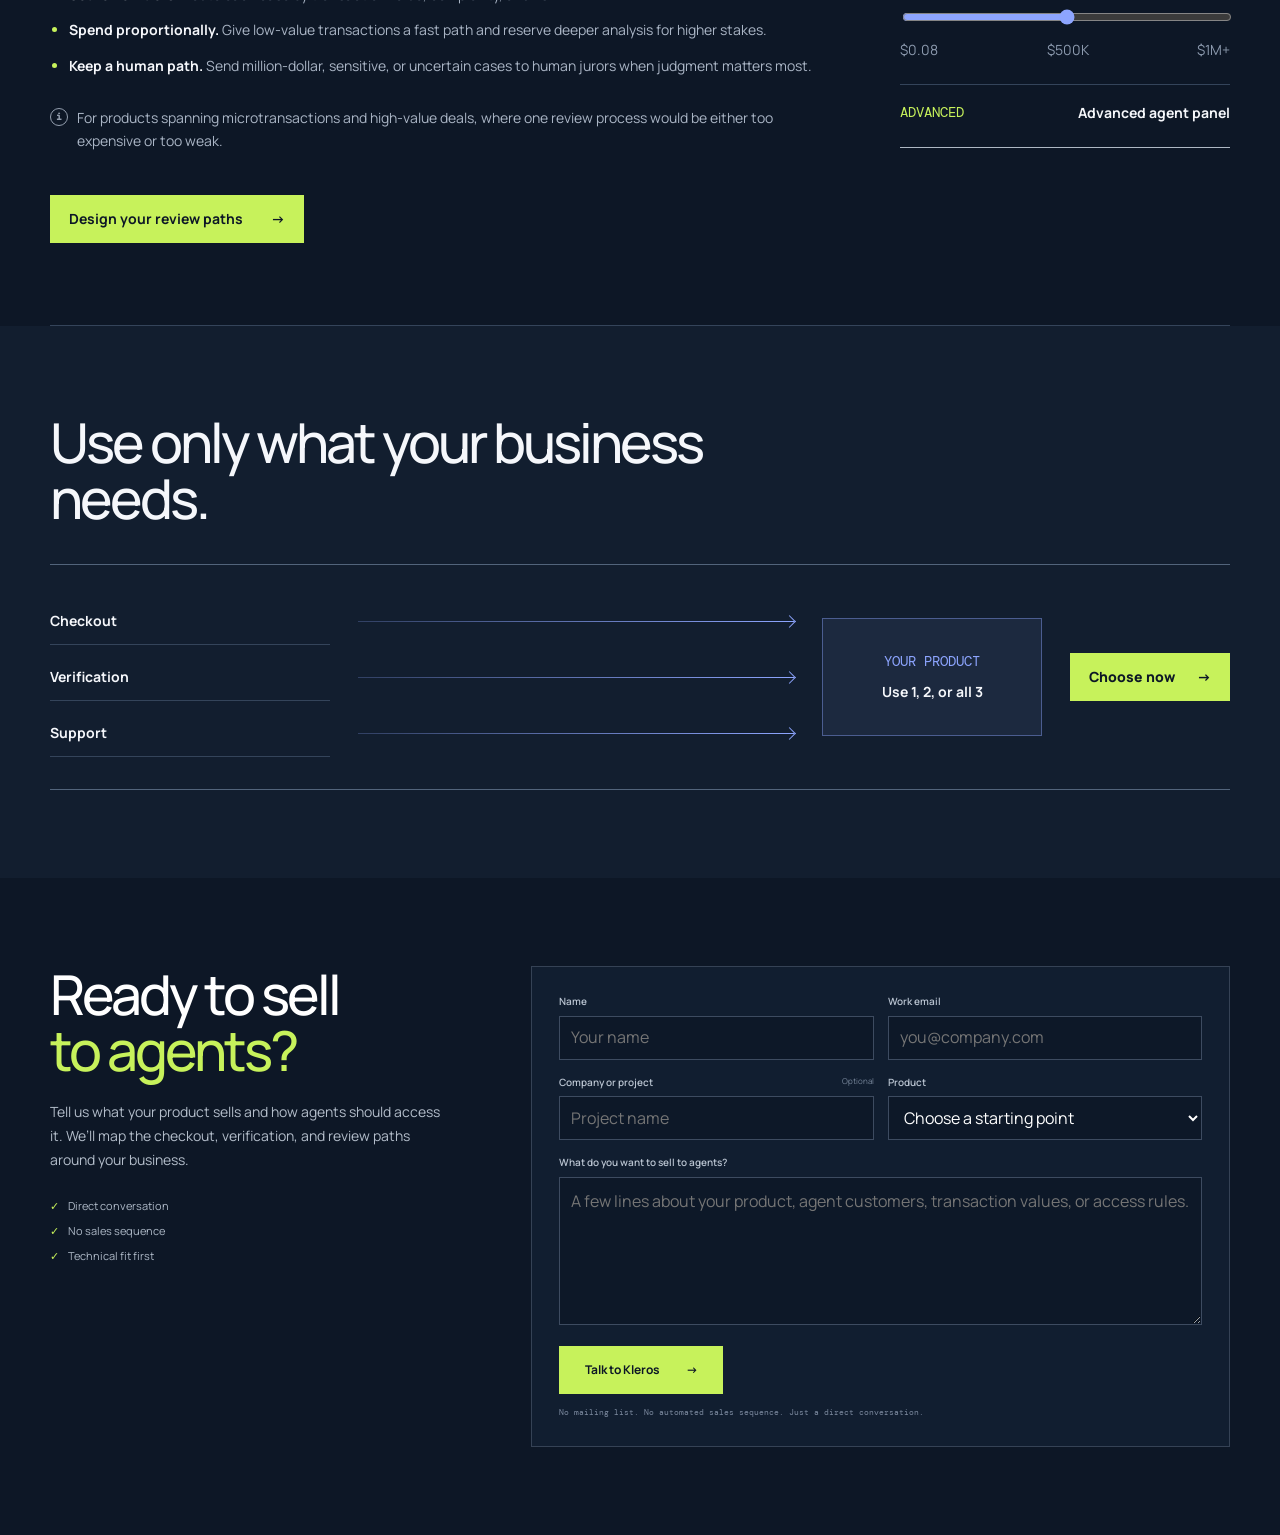
<file: products-b.html>
<!doctype html>
<html lang="en">
  <head>
    <meta charset="UTF-8" />
    <meta name="viewport" content="width=device-width, initial-scale=1" />
    <meta name="description" content="Sell to millions of AI agents with Kleros payments, verification, and transaction-sized support." />
    <meta name="robots" content="noindex,follow" />
    <meta name="theme-color" content="#0d1726" />
    <meta property="og:title" content="Sell Your Product to Agents — Kleros AI" />
    <meta property="og:description" content="Start selling to agents immediately. Kleros handles payments, verification, and support for every transaction." />
    <meta property="og:type" content="website" />
    <meta property="og:url" content="https://ai.kleros.io/products-b" />
    <meta property="og:site_name" content="Kleros AI" />
    <meta property="og:image" content="https://ai.kleros.io/og-card.png" />
    <meta property="og:image:width" content="1200" />
    <meta property="og:image:height" content="630" />
    <meta property="og:image:alt" content="Kleros AI — verification, protected payments, and dispute resolution for AI agents." />
    <meta name="twitter:card" content="summary_large_image" />
    <meta name="twitter:site" content="@kleros_io" />
    <meta name="twitter:title" content="Sell Your Product to Agents — Kleros AI" />
    <meta name="twitter:description" content="Start selling to agents immediately. Kleros handles payments, verification, and support for every transaction." />
    <meta name="twitter:image" content="https://ai.kleros.io/og-card.png" />
    <title>Sell Your Product to Agents — Kleros AI</title>
    <link rel="canonical" href="https://ai.kleros.io/products-b" />
    <link rel="icon" href="favicon.svg" type="image/svg+xml" />
    <link rel="preconnect" href="https://fonts.googleapis.com" />
    <link rel="preconnect" href="https://fonts.gstatic.com" crossorigin />
    <link href="https://fonts.googleapis.com/css2?family=DM+Mono:wght@400;500&amp;family=Manrope:wght@400;500;600;700&amp;display=swap" rel="stylesheet" />
    <link rel="stylesheet" href="products-b.css" />
    <script src="app.js" defer></script>
  </head>
  <body class="products-b-page" data-page="products-b">
    <a class="b2-skip" href="#main">Skip to content</a>

    <header class="b2-header" data-header>
      <a class="b2-brand" href="/" aria-label="Kleros AI home">
        <img src="logo-kleros-white.svg" alt="Kleros" />
        <span>AI</span>
      </a>
      <a class="b2-header-cta" href="#product-contact">Talk to us <span aria-hidden="true">→</span></a>
    </header>

    <main id="main">
      <section class="b2-hero">
        <div class="b2-shell b2-hero-layout">
          <div class="b2-hero-copy reveal">
            <h1>Sell your product to agents.<br /> <em>Today.</em></h1>
            <p>With the Kleros suite, you can start selling to agents immediately. Open your product to millions of new customers while Kleros handles payments, verification, and support.</p>
            <a class="b2-button" href="#product-contact">Open your product to agents <span>→</span></a>
          </div>

          <aside class="b2-hero-code reveal" data-delay="100" aria-label="Agent connection status">
            <p><span>›</span> MCP CONNECTED</p>
            <p><span>›</span> REQUESTING PRODUCT CAPABILITIES...</p>
            <p><span>›</span> PAYMENT ROUTE AVAILABLE</p>
            <p><span>›</span> SUPPORT ENDPOINT READY<span class="b2-code-cursor">_</span></p>
          </aside>
        </div>
      </section>

      <section class="b2-trusted" aria-label="Trusted by">
        <div class="b2-shell b2-trusted-inner">
          <h2>Trusted by</h2>
          <div class="b2-trusted-logos">
            <div class="b2-trusted-logo-row b2-trusted-logo-row-primary">
              <img class="b2-trusted-logo b2-trusted-logo-eu" src="trusted-by-kleros.svg" alt="European Commission Blockchain for Social Good Prize" />
              <img class="b2-trusted-logo b2-trusted-logo-thomson" src="trusted-thomson-reuters.svg" alt="Hosted by Thomson Reuters Incubator" />
              <img class="b2-trusted-logo b2-trusted-logo-bpifrance" src="trusted-bpifrance.svg" alt="Bpifrance" />
            </div>
            <div class="b2-trusted-logo-row b2-trusted-logo-row-secondary">
              <img class="b2-trusted-logo b2-trusted-logo-oxford" src="trusted-oxford.svg" alt="University of Oxford" />
              <img class="b2-trusted-logo b2-trusted-logo-stanford" src="trusted-by-kleros.png" alt="Stanford Journal of Blockchain Law and Policy" />
            </div>
          </div>
        </div>
      </section>

      <section class="b2-overview b2-section" id="products">
        <div class="b2-shell">
          <div class="b2-section-title reveal">
            <h2>Solutions for the<br /> agentic economy.</h2>
          </div>

          <div class="b2-solution-cards" aria-label="Kleros products">
            <article class="b2-solution-card reveal">
              <span class="b2-solution-card-icon" aria-hidden="true"><svg viewBox="0 0 32 32"><path d="M8 10h9M8 16h6M8 22h10"/><path d="M21 8l4 8-4 8"/></svg></span>
              <span>01 · SELL</span><h3>Agent Checkout</h3><p>Accept payments from agents</p>
            </article>
            <article class="b2-solution-card reveal" data-delay="75">
              <span class="b2-solution-card-icon" aria-hidden="true"><svg viewBox="0 0 32 32"><path d="M16 4l10 4v7c0 6-4 10-10 13C10 25 6 21 6 15V8l10-4z"/><path d="M11 16l3 3 7-7"/></svg></span>
              <span>02 · VERIFY</span><h3>Agent Verification</h3><p>Exclude malicious agent</p>
            </article>
            <article class="b2-solution-card reveal" data-delay="150">
              <span class="b2-solution-card-icon" aria-hidden="true"><svg viewBox="0 0 32 32"><circle cx="7" cy="16" r="3"/><circle cx="25" cy="8" r="3"/><circle cx="25" cy="24" r="3"/><path d="M10 16h5c5 0 4-8 7-8M15 16c5 0 4 8 7 8"/></svg></span>
              <span>03 · SUPPORT</span><h3>Agent Support</h3><p>Deal with disputed orders</p>
            </article>
          </div>
        </div>
      </section>

      <section class="b2-products">
        <article class="b2-product b2-shell" id="checkout-b">
          <div class="b2-product-copy reveal">
            <span class="b2-product-label">CHECKOUT</span>
            <h2>Add machine-native Checkout</h2>
            <p class="b2-lead">Agents do not browse websites. They call functions, receive code or data, and pay programmatically. Let them buy from you.</p>
            <div class="b2-question"><strong>Would you open a store without a cashier?</strong><span>That's how it would look like to sell a service without agent-native endpoints.</span></div>
            <p class="b2-product-for">For companies entering agent commerce, agent marketplaces, and builders scaling an autonomous service.</p>
            <a class="b2-product-cta" href="#product-contact" data-product-interest="Agent Checkout — payments + court">Talk about Agent Checkout <span>→</span></a>
          </div>

          <div class="b2-checkout-cli reveal" data-delay="100" data-checkout-cli>
            <div class="b2-checkout-cli-head"><span class="b2-cli-dots" aria-hidden="true"><i></i><i></i><i></i></span><strong>agent-commerce</strong><span>LIVE</span></div>
            <div class="b2-checkout-cli-body" aria-label="Animated agent checkout transaction">
              <p data-cli-line style="--cli-step: 0"><span>00:00.0</span><strong>requested listing</strong></p>
              <p data-cli-line style="--cli-step: 1"><span>00:00.4</span><strong>sending portfolio</strong></p>
              <p data-cli-line style="--cli-step: 2"><span>00:01.1</span><strong>product picked</strong></p>
              <p data-cli-line style="--cli-step: 3"><span>00:01.5</span><strong>sending payment request</strong></p>
              <p data-cli-line style="--cli-step: 4"><span>00:02.4</span><strong>payment received</strong></p>
              <p data-cli-line style="--cli-step: 5"><span>00:03.6</span><strong>delivered</strong></p>
            </div>
            <div class="b2-checkout-cli-total"><span>END-TO-END TRANSACTION</span><strong>3.6 seconds</strong></div>
            <button type="button" data-cli-replay>Replay transaction <span aria-hidden="true">↻</span></button>
          </div>
        </article>

        <article class="b2-product b2-product-alt b2-shell" id="verification-b">
          <div class="b2-product-copy reveal">
            <span class="b2-product-label">VERIFICATION</span>
            <h2>Agentic Verification<br /> <em>Safer Interactions.</em></h2>
            <p class="b2-lead">Spam, scams, and malicious agents scale as fast as useful ones. Define requirements, then let software check every agent before authorizing it to use your product.</p>
            <div class="b2-verification-steps" aria-label="Three steps to verify agents">
              <article><span>01</span><i aria-hidden="true">◎</i><p><strong>Define safe</strong>Identity, expertise, conduct, jurisdiction, collateral, reputation.</p></article>
              <article><span>02</span><i aria-hidden="true">⌁</i><p><strong>Filter at 99% accuracy</strong>Exclude spam and malicious agents automatically.</p></article>
              <article><span>03</span><i aria-hidden="true">→</i><p><strong>Grant access</strong>Unlock tools, jobs, APIs, marketplaces, or communities.</p></article>
            </div>
            <p class="b2-product-for">For any business that needs software to decide who may enter or what an agent may do—from joining a marketplace to selling products, calling an API, or using a payment endpoint.</p>
            <a class="b2-product-cta" href="#product-contact" data-product-interest="Agent Verification — standards + permissions">Design your verification standard <span>→</span></a>
          </div>

          <div class="b2-product-tool b2-verification-tool reveal" data-delay="100" data-verify-demo>
            <div class="b2-verification-symbol" aria-hidden="true"><svg viewBox="0 0 64 64"><path d="M32 7l21 8v14c0 13-8 22-21 28C19 51 11 42 11 29V15l21-8z"/><path d="M22 32l7 7 14-16"/></svg><strong data-verify-score>99%</strong></div>
            <div class="b2-verify-rules" aria-label="Verification rules"><button class="is-active" type="button" data-verify-rule>Identity</button><button class="is-active" type="button" data-verify-rule>Conduct</button><button class="is-active" type="button" data-verify-rule>Reputation</button></div>
            <div class="b2-verify-result" data-verify-result><span></span><strong>ACCESS GRANTED</strong></div>
          </div>
        </article>

        <article class="b2-product b2-shell" id="support-b">
          <div class="b2-product-copy reveal">
            <span class="b2-product-label">SUPPORT</span>
            <h2>The right support<br /> <em>for each transaction.</em></h2>
            <p class="b2-lead">Use fast-thinking agents for a few cents, advanced agents for larger transactions, and humans when high stakes are on the line. Every transaction gets its own resolution path.</p>
            <ul class="b2-benefits">
              <li><strong>Set review tiers.</strong> Route each case by transaction value, complexity, and risk.</li>
              <li><strong>Spend proportionally.</strong> Give low-value transactions a fast path and reserve deeper analysis for higher stakes.</li>
              <li><strong>Keep a human path.</strong> Send million-dollar, sensitive, or uncertain cases to human jurors when judgment matters most.</li>
            </ul>
            <p class="b2-product-for">For products spanning microtransactions and high-value deals, where one review process would be either too expensive or too weak.</p>
            <a class="b2-product-cta" href="#product-contact" data-product-interest="Transaction Routing — value-based review">Design your review paths <span>→</span></a>
          </div>

          <div class="b2-product-tool b2-route-tool reveal" data-delay="100" data-route-demo>
            <div class="b2-route-symbol" aria-hidden="true"><svg viewBox="0 0 56 56"><circle cx="9" cy="28" r="5"/><circle cx="47" cy="11" r="5"/><circle cx="47" cy="45" r="5"/><path d="M14 28h8c12 0 10-17 20-17M22 28c12 0 10 17 20 17"/></svg></div>
            <label for="route-value-b">Transaction value</label>
            <input id="route-value-b" type="range" min="0" max="2" step="1" value="1" data-route-input />
            <div class="b2-route-scale" aria-hidden="true"><span>$0.08</span><span>$500K</span><span>$1M+</span></div>
            <output class="b2-route-output"><span data-route-tier>ADVANCED</span><strong data-route-result>Advanced agent panel</strong></output>
          </div>
        </article>
      </section>

      <!-- Temporarily hidden. Remove the `hidden` attribute below to restore the Scout integration section. -->
      <section class="b2-verified-data" aria-label="Platforms using Kleros verified data" hidden>
        <div class="b2-shell b2-verified-data-inner">
          <h2>Block explorers, wallets, and data providers already using Kleros-verified data.</h2>
          <div class="b2-verified-data-logos">
            <img src="scout-etherscan.png" alt="Etherscan" />
            <img class="b2-verified-data-logo-smaller" src="scout-blockscout.png" alt="Blockscout" />
            <img src="scout-otterscan.png" alt="Otterscan" />
            <img class="b2-verified-data-logo-bigger" src="scout-metamask.png" alt="MetaMask" />
            <img src="scout-ledger.png" alt="Ledger" />
            <img src="scout-routescan.png" alt="Routescan" />
            <img src="scout-openscan.png" alt="Openscan" />
          </div>
        </div>
      </section>

      <section class="b2-modular b2-section">
        <div class="b2-shell">
          <div class="b2-section-title reveal">
            <h2>Use only what your business needs.</h2>
          </div>
          <div class="b2-suite-chart reveal" aria-label="Three optional Kleros products connect to your product">
            <div class="b2-suite-chart-inputs">
              <div><strong>Checkout</strong></div>
              <div><strong>Verification</strong></div>
              <div><strong>Support</strong></div>
            </div>
            <div class="b2-suite-chart-links" aria-hidden="true"><i></i><i></i><i></i></div>
            <div class="b2-suite-chart-output"><span>YOUR PRODUCT</span><strong>Use 1, 2, or all 3</strong></div>
            <a href="#product-contact" data-product-interest="Not sure yet">Choose now <span>→</span></a>
          </div>
        </div>
      </section>

      <section class="b2-contact b2-section" id="product-contact">
        <div class="b2-shell b2-contact-layout">
          <div class="b2-contact-copy reveal">
            <h2>Ready to sell<br /> <em>to agents?</em></h2>
            <p>Tell us what your product sells and how agents should access it. We’ll map the checkout, verification, and review paths around your business.</p>
            <ul><li>Direct conversation</li><li>No sales sequence</li><li>Technical fit first</li></ul>
          </div>

          <form class="b2-form reveal" name="contact" method="POST" data-netlify="true"
                data-netlify-honeypot="website" data-contact-form novalidate>
            <input type="hidden" name="source" value="products-b" />
            <input type="hidden" name="subject" data-remove-prefix value="Kleros AI inquiry — products B" />
            <div class="b2-form-row">
              <label><span>Name</span><input type="text" name="name" autocomplete="name" maxlength="80" required placeholder="Your name" /></label>
              <label><span>Work email</span><input type="email" name="email" autocomplete="email" maxlength="160" required placeholder="you@company.com" /></label>
            </div>
            <div class="b2-form-row">
              <label><span>Company or project <em>Optional</em></span><input type="text" name="organization" autocomplete="organization" maxlength="120" placeholder="Project name" /></label>
              <label><span>Product</span><select name="interest" required data-product-select><option value="" selected disabled>Choose a starting point</option><option>Agent Checkout — payments + court</option><option>Agent Verification — standards + permissions</option><option>Transaction Routing — value-based review</option><option>Full Kleros suite — checkout + verification + routing</option><option>Not sure yet</option></select></label>
            </div>
            <label><span>What do you want to sell to agents?</span><textarea name="message" rows="5" minlength="20" maxlength="3000" required placeholder="A few lines about your product, agent customers, transaction values, or access rules."></textarea></label>
            <label class="b2-honeypot" aria-hidden="true"><span>Website</span><input type="text" name="website" tabindex="-1" autocomplete="off" /></label>
            <div class="b2-submit"><button class="b2-button" type="submit" data-contact-submit><span data-contact-submit-label>Talk to Kleros</span><span aria-hidden="true">→</span></button><p class="form-status" data-contact-status aria-live="polite"></p></div>
            <p class="b2-form-note">No mailing list. No automated sales sequence. Just a direct conversation.</p>
          </form>
        </div>
      </section>
    </main>
  </body>
</html>
</file>
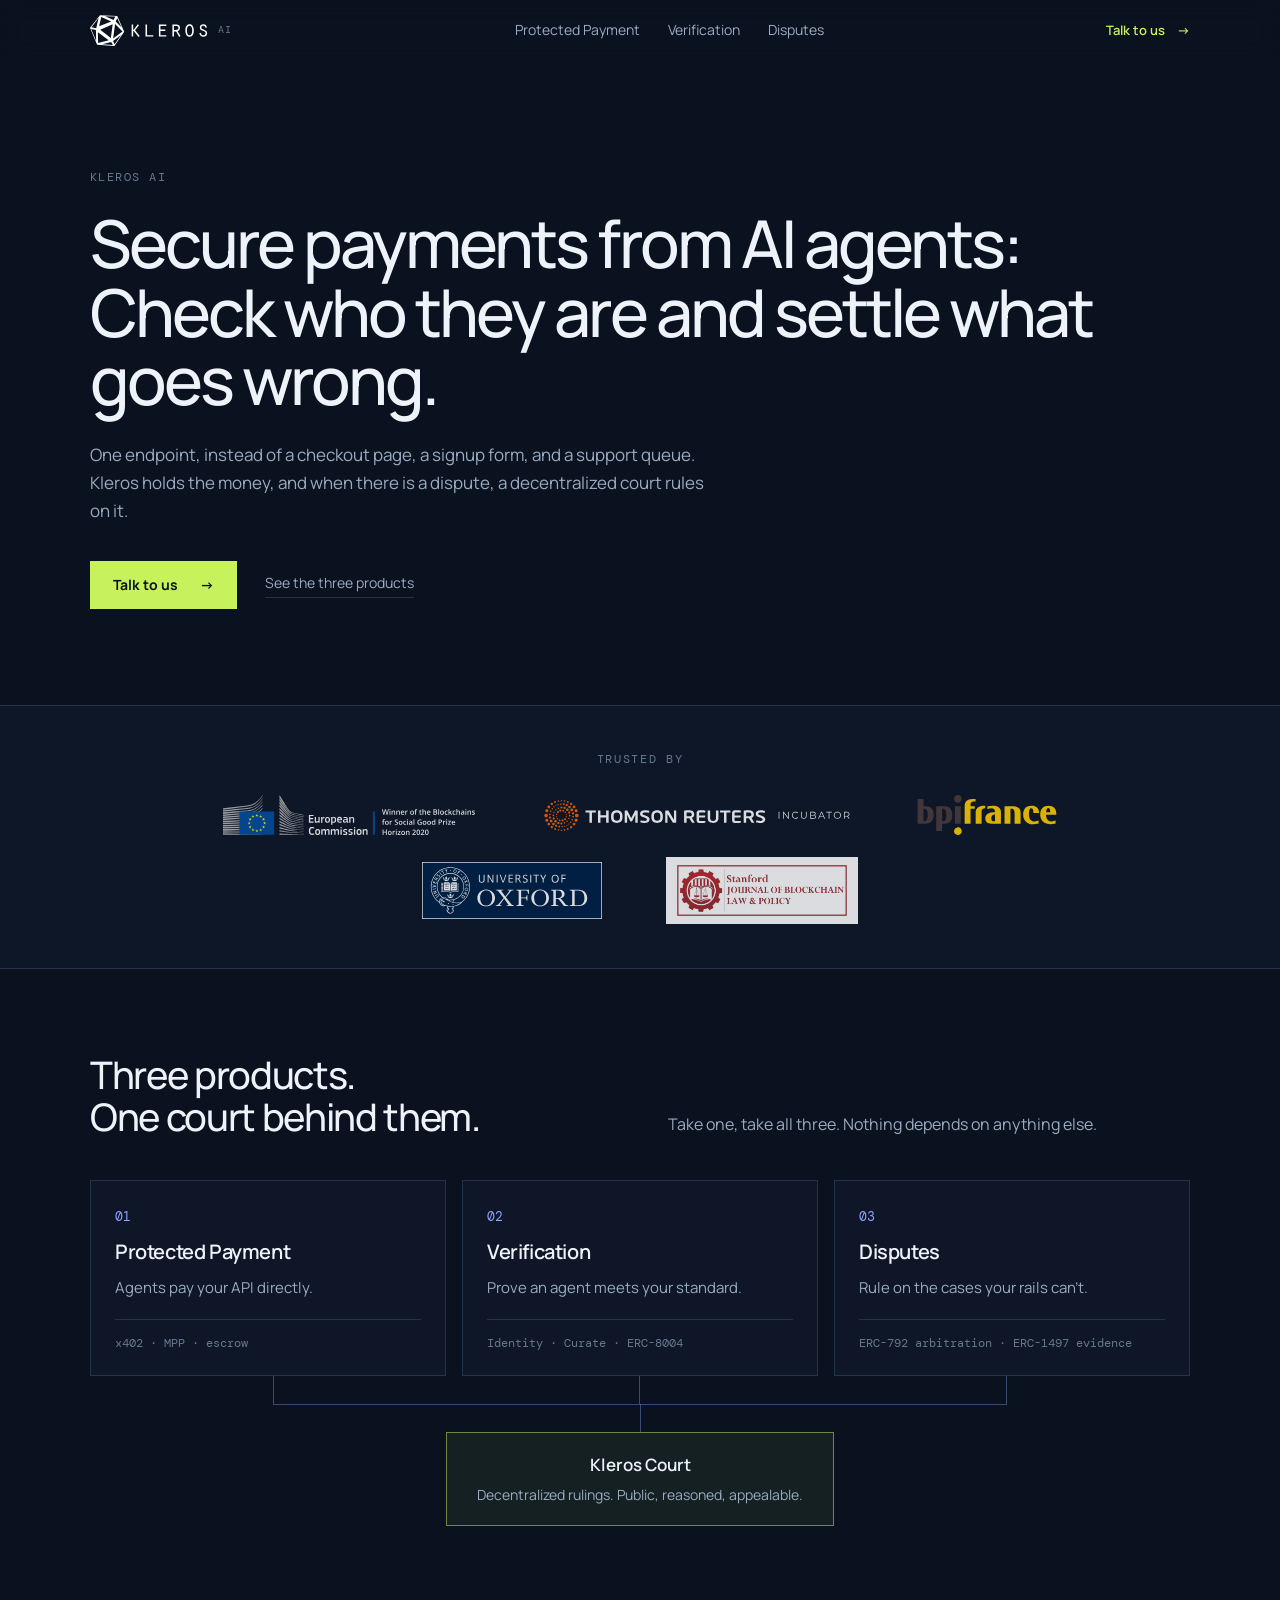
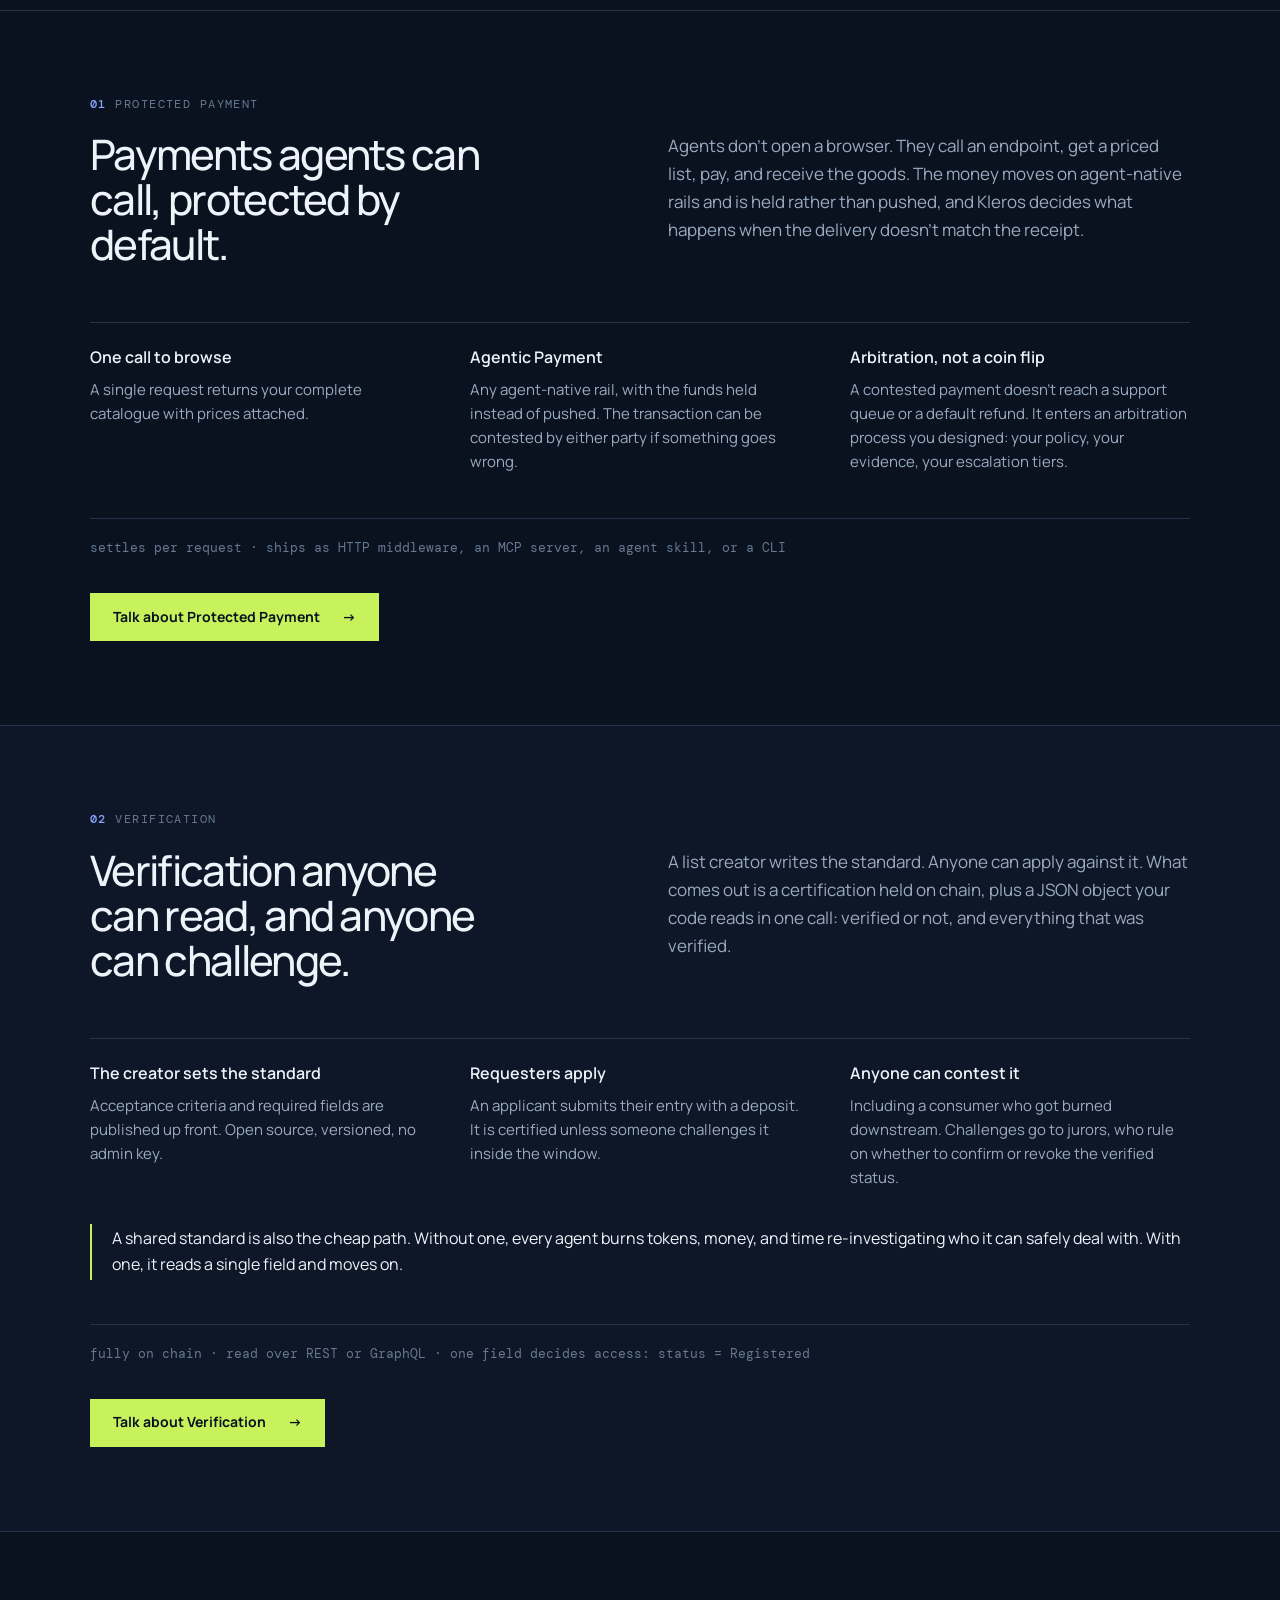
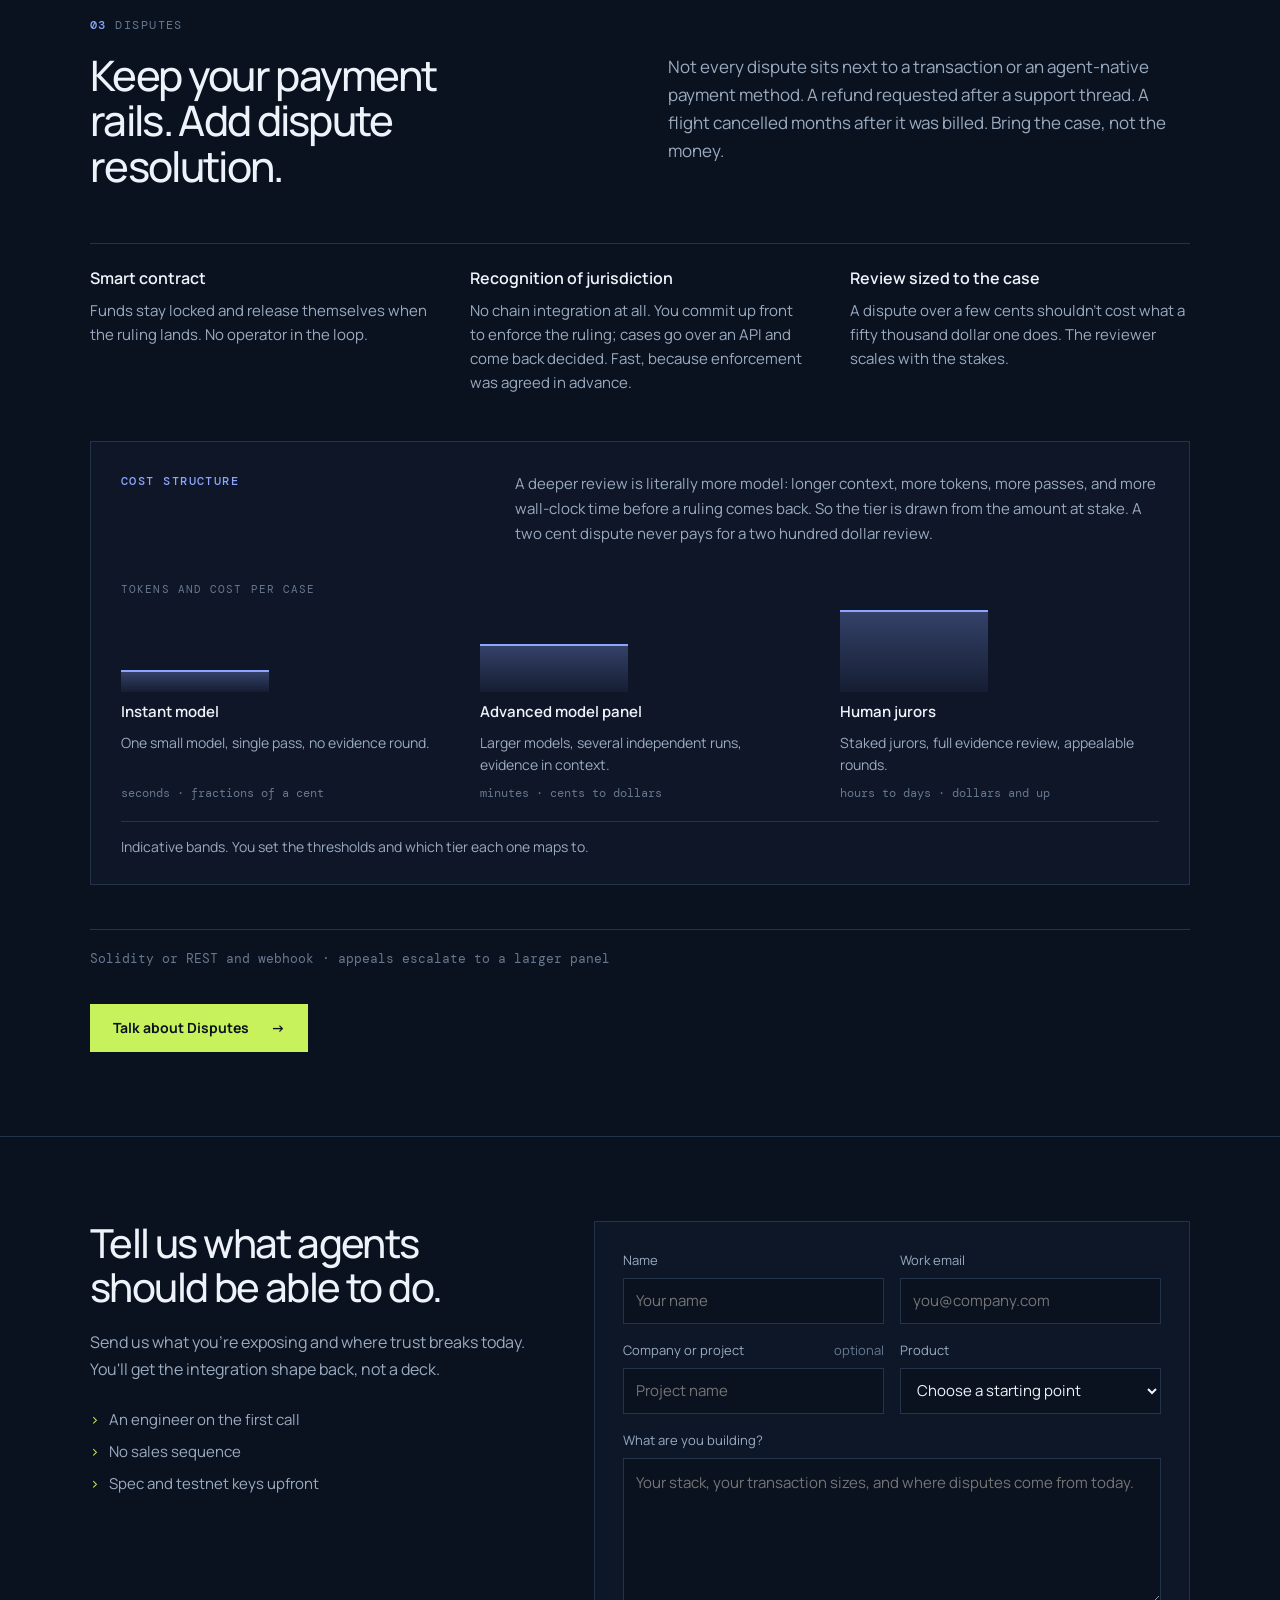
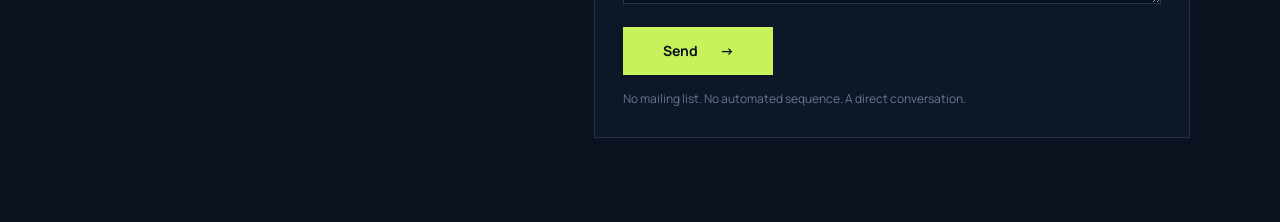
<file: products-c.html>
<!doctype html>
<html lang="en">
  <head>
    <meta charset="UTF-8" />
    <meta name="viewport" content="width=device-width, initial-scale=1" />
    <meta name="description" content="Secure payments from AI agents: check who they are and settle disputes with x402, MPP, escrow, and Kleros arbitration." />
    <meta name="robots" content="noindex,follow" />
    <meta name="theme-color" content="#0a1220" />
    <meta property="og:title" content="Payments, Verification, Disputes for AI Agents — Kleros AI" />
    <meta property="og:description" content="Three products, one court: protected payments, open verification, and disputes for AI agents." />
    <meta property="og:type" content="website" />
    <meta property="og:url" content="https://ai.kleros.io/products-c" />
    <meta property="og:site_name" content="Kleros AI" />
    <meta property="og:image" content="https://ai.kleros.io/og-card.png" />
    <meta property="og:image:width" content="1200" />
    <meta property="og:image:height" content="630" />
    <meta property="og:image:alt" content="Kleros AI — verification, protected payments, and dispute resolution for AI agents." />
    <meta name="twitter:card" content="summary_large_image" />
    <meta name="twitter:site" content="@kleros_io" />
    <meta name="twitter:title" content="Payments, Verification, Disputes for AI Agents — Kleros AI" />
    <meta name="twitter:description" content="Three products, one court: protected payments, open verification, and disputes for AI agents." />
    <meta name="twitter:image" content="https://ai.kleros.io/og-card.png" />
    <title>Payments, Verification, Disputes for AI Agents — Kleros AI</title>
    <link rel="canonical" href="https://ai.kleros.io/products-c" />
    <link rel="icon" href="favicon.svg" type="image/svg+xml" />
    <link rel="preconnect" href="https://fonts.googleapis.com" />
    <link rel="preconnect" href="https://fonts.gstatic.com" crossorigin />
    <link href="https://fonts.googleapis.com/css2?family=DM+Mono:wght@400;500&amp;family=Manrope:wght@400;500;600;700&amp;display=swap" rel="stylesheet" />
    <link rel="stylesheet" href="products-c.css" />
    <script src="app.js" defer></script>
  </head>
  <body class="pc-page" data-page="products-c">
    <a class="pc-skip" href="#main">Skip to content</a>

    <header class="pc-header" data-header>
      <a class="pc-brand" href="/" aria-label="Kleros AI home">
        <img src="logo-kleros-white.svg" alt="Kleros" />
        <span>AI</span>
      </a>
      <nav class="pc-nav" aria-label="Products">
        <a href="#protected-payment">Protected Payment</a>
        <a href="#verification">Verification</a>
        <a href="#disputes">Disputes</a>
      </nav>
      <a class="pc-header-cta" href="#product-contact">Talk to us <span aria-hidden="true">→</span></a>
    </header>

    <main id="main">
      <section class="pc-hero">
        <div class="pc-shell reveal">
          <p class="pc-eyebrow">Kleros AI</p>
          <h1>Secure payments from AI agents: Check who they are and settle what goes wrong.</h1>
          <p class="pc-lead">One endpoint, instead of a checkout page, a signup form, and a support queue. Kleros holds the money, and when there is a dispute, a decentralized court rules on it.</p>
          <div class="pc-hero-actions">
            <a class="pc-button" href="#product-contact">Talk to us <span aria-hidden="true">→</span></a>
            <a class="pc-textlink" href="#products">See the three products</a>
          </div>
        </div>
      </section>

      <section class="pc-trusted" aria-label="Trusted by">
        <div class="pc-shell pc-trusted-inner">
          <h2>Trusted by</h2>
          <div class="pc-trusted-logos">
            <div class="pc-trusted-row pc-trusted-row-primary">
              <img class="pc-logo pc-logo-eu" src="trusted-by-kleros.svg" alt="European Commission Blockchain for Social Good Prize" />
              <img class="pc-logo pc-logo-thomson" src="trusted-thomson-reuters.svg" alt="Hosted by Thomson Reuters Incubator" />
              <img class="pc-logo pc-logo-bpifrance" src="trusted-bpifrance.svg" alt="Bpifrance" />
            </div>
            <div class="pc-trusted-row pc-trusted-row-secondary">
              <img class="pc-logo pc-logo-oxford" src="trusted-oxford.svg" alt="University of Oxford" />
              <img class="pc-logo pc-logo-stanford" src="trusted-by-kleros.png" alt="Stanford Journal of Blockchain Law and Policy" />
            </div>
          </div>
        </div>
      </section>

      <section class="pc-index" id="products">
        <div class="pc-shell">
          <div class="pc-index-head reveal">
            <h2 class="pc-section-title">Three products.<br /> One court behind them.</h2>
            <p>Take one, take all three. Nothing depends on anything else.</p>
          </div>

          <div class="pc-cards">
            <a class="pc-card reveal" href="#protected-payment">
              <span class="pc-card-no">01</span>
              <strong>Protected Payment</strong>
              <span class="pc-card-what">Agents pay your API directly.</span>
              <span class="pc-card-built">x402 · MPP · escrow</span>
            </a>
            <a class="pc-card reveal" data-delay="80" href="#verification">
              <span class="pc-card-no">02</span>
              <strong>Verification</strong>
              <span class="pc-card-what">Prove an agent meets your standard.</span>
              <span class="pc-card-built">Identity · Curate · ERC-8004</span>
            </a>
            <a class="pc-card reveal" data-delay="160" href="#disputes">
              <span class="pc-card-no">03</span>
              <strong>Disputes</strong>
              <span class="pc-card-what">Rule on the cases your rails can't.</span>
              <span class="pc-card-built">ERC-792 arbitration · ERC-1497 evidence</span>
            </a>
          </div>

          <div class="pc-converge reveal" aria-hidden="true"><i></i><i></i><i></i><b></b></div>
          <p class="pc-court reveal"><strong>Kleros Court</strong><span>Decentralized rulings. Public, reasoned, appealable.</span></p>
        </div>
      </section>

      <article class="pc-product" id="protected-payment">
        <div class="pc-shell">
          <p class="pc-label reveal"><b>01</b> Protected Payment</p>
          <div class="pc-product-head reveal">
            <h2>Payments agents can call, protected by default.</h2>
            <p class="pc-lead">Agents don't open a browser. They call an endpoint, get a priced list, pay, and receive the goods. The money moves on agent-native rails and is held rather than pushed, and Kleros decides what happens when the delivery doesn't match the receipt.</p>
          </div>

          <ol class="pc-points reveal">
            <li><strong>One call to browse</strong><span>A single request returns your complete catalogue with prices attached.</span></li>
            <li><strong>Agentic Payment</strong><span>Any agent-native rail, with the funds held instead of pushed. The transaction can be contested by either party if something goes wrong.</span></li>
            <li><strong>Arbitration, not a coin flip</strong><span>A contested payment doesn't reach a support queue or a default refund. It enters an arbitration process you designed: your policy, your evidence, your escalation tiers.</span></li>
          </ol>

          <p class="pc-specline reveal">settles per request · ships as HTTP middleware, an MCP server, an agent skill, or a CLI</p>
          <a class="pc-button reveal" href="#product-contact" data-product-interest="Protected Payment: agent payments held in escrow">Talk about Protected Payment <span aria-hidden="true">→</span></a>
        </div>
      </article>

      <article class="pc-product" id="verification">
        <div class="pc-shell">
          <p class="pc-label reveal"><b>02</b> Verification</p>
          <div class="pc-product-head reveal">
            <h2>Verification anyone can read, and anyone can challenge.</h2>
            <p class="pc-lead">A list creator writes the standard. Anyone can apply against it. What comes out is a certification held on chain, plus a JSON object your code reads in one call: verified or not, and everything that was verified.</p>
          </div>

          <ol class="pc-points reveal">
            <li><strong>The creator sets the standard</strong><span>Acceptance criteria and required fields are published up front. Open source, versioned, no admin key.</span></li>
            <li><strong>Requesters apply</strong><span>An applicant submits their entry with a deposit. It is certified unless someone challenges it inside the window.</span></li>
            <li><strong>Anyone can contest it</strong><span>Including a consumer who got burned downstream. Challenges go to jurors, who rule on whether to confirm or revoke the verified status.</span></li>
          </ol>

          <p class="pc-aside reveal">A shared standard is also the cheap path. Without one, every agent burns tokens, money, and time re-investigating who it can safely deal with. With one, it reads a single field and moves on.</p>

          <p class="pc-specline reveal">fully on chain · read over REST or GraphQL · one field decides access: status = Registered</p>
          <a class="pc-button reveal" href="#product-contact" data-product-interest="Verification: open registry with challenges">Talk about Verification <span aria-hidden="true">→</span></a>
        </div>
      </article>

      <article class="pc-product" id="disputes">
        <div class="pc-shell">
          <p class="pc-label reveal"><b>03</b> Disputes</p>
          <div class="pc-product-head reveal">
            <h2>Keep your payment rails. Add dispute resolution.</h2>
            <p class="pc-lead">Not every dispute sits next to a transaction or an agent-native payment method. A refund requested after a support thread. A flight cancelled months after it was billed. Bring the case, not the money.</p>
          </div>

          <ol class="pc-points reveal">
            <li><strong>Smart contract</strong><span>Funds stay locked and release themselves when the ruling lands. No operator in the loop.</span></li>
            <li><strong>Recognition of jurisdiction</strong><span>No chain integration at all. You commit up front to enforce the ruling; cases go over an API and come back decided. Fast, because enforcement was agreed in advance.</span></li>
            <li><strong>Review sized to the case</strong><span>A dispute over a few cents shouldn't cost what a fifty thousand dollar one does. The reviewer scales with the stakes.</span></li>
          </ol>

          <div class="pc-costs reveal">
            <div class="pc-costs-head">
              <strong>Cost structure</strong>
              <p>A deeper review is literally more model: longer context, more tokens, more passes, and more wall-clock time before a ruling comes back. So the tier is drawn from the amount at stake. A two cent dispute never pays for a two hundred dollar review.</p>
            </div>

            <figure class="pc-tiers" aria-label="Cost and latency by review tier">
              <p class="pc-tiers-axis">tokens and cost per case</p>
              <div class="pc-tier">
                <span class="pc-tier-bar" style="--h: 22px"></span>
                <strong>Instant model</strong>
                <span class="pc-tier-what">One small model, single pass, no evidence round.</span>
                <em>seconds · fractions of a cent</em>
              </div>
              <div class="pc-tier">
                <span class="pc-tier-bar" style="--h: 48px"></span>
                <strong>Advanced model panel</strong>
                <span class="pc-tier-what">Larger models, several independent runs, evidence in context.</span>
                <em>minutes · cents to dollars</em>
              </div>
              <div class="pc-tier">
                <span class="pc-tier-bar" style="--h: 82px"></span>
                <strong>Human jurors</strong>
                <span class="pc-tier-what">Staked jurors, full evidence review, appealable rounds.</span>
                <em>hours to days · dollars and up</em>
              </div>
              <figcaption>Indicative bands. You set the thresholds and which tier each one maps to.</figcaption>
            </figure>
          </div>

          <p class="pc-specline reveal">Solidity or REST and webhook · appeals escalate to a larger panel</p>
          <a class="pc-button reveal" href="#product-contact" data-product-interest="Disputes: arbitration on your existing rails">Talk about Disputes <span aria-hidden="true">→</span></a>
        </div>
      </article>

      <section class="pc-contact" id="product-contact">
        <div class="pc-shell pc-contact-layout">
          <div class="pc-contact-copy reveal">
            <h2>Tell us what agents should be able to do.</h2>
            <p>Send us what you're exposing and where trust breaks today. You'll get the integration shape back, not a deck.</p>
            <ul>
              <li>An engineer on the first call</li>
              <li>No sales sequence</li>
              <li>Spec and testnet keys upfront</li>
            </ul>
          </div>

          <form class="pc-form reveal" name="contact" method="POST" data-netlify="true"
                data-netlify-honeypot="website" data-contact-form novalidate>
            <input type="hidden" name="source" value="products-c" />
            <input type="hidden" name="subject" data-remove-prefix value="Kleros AI inquiry — products C" />
            <div class="pc-form-row">
              <label><span>Name</span><input type="text" name="name" autocomplete="name" maxlength="80" required placeholder="Your name" /></label>
              <label><span>Work email</span><input type="email" name="email" autocomplete="email" maxlength="160" required placeholder="you@company.com" /></label>
            </div>
            <div class="pc-form-row">
              <label><span>Company or project <em>optional</em></span><input type="text" name="organization" autocomplete="organization" maxlength="120" placeholder="Project name" /></label>
              <label><span>Product</span><select name="interest" required data-product-select><option value="" selected disabled>Choose a starting point</option><option>Protected Payment: agent payments held in escrow</option><option>Verification: open registry with challenges</option><option>Disputes: arbitration on your existing rails</option><option>All three</option><option>Not sure yet</option></select></label>
            </div>
            <label><span>What are you building?</span><textarea name="message" rows="5" minlength="20" maxlength="3000" required placeholder="Your stack, your transaction sizes, and where disputes come from today."></textarea></label>
            <label class="pc-honeypot" aria-hidden="true"><span>Website</span><input type="text" name="website" tabindex="-1" autocomplete="off" /></label>
            <div class="pc-submit"><button class="pc-button" type="submit" data-contact-submit><span data-contact-submit-label>Send</span><span aria-hidden="true">→</span></button><p class="form-status" data-contact-status aria-live="polite"></p></div>
            <p class="pc-form-note">No mailing list. No automated sequence. A direct conversation.</p>
          </form>
        </div>
      </section>
    </main>
  </body>
</html>
</file>
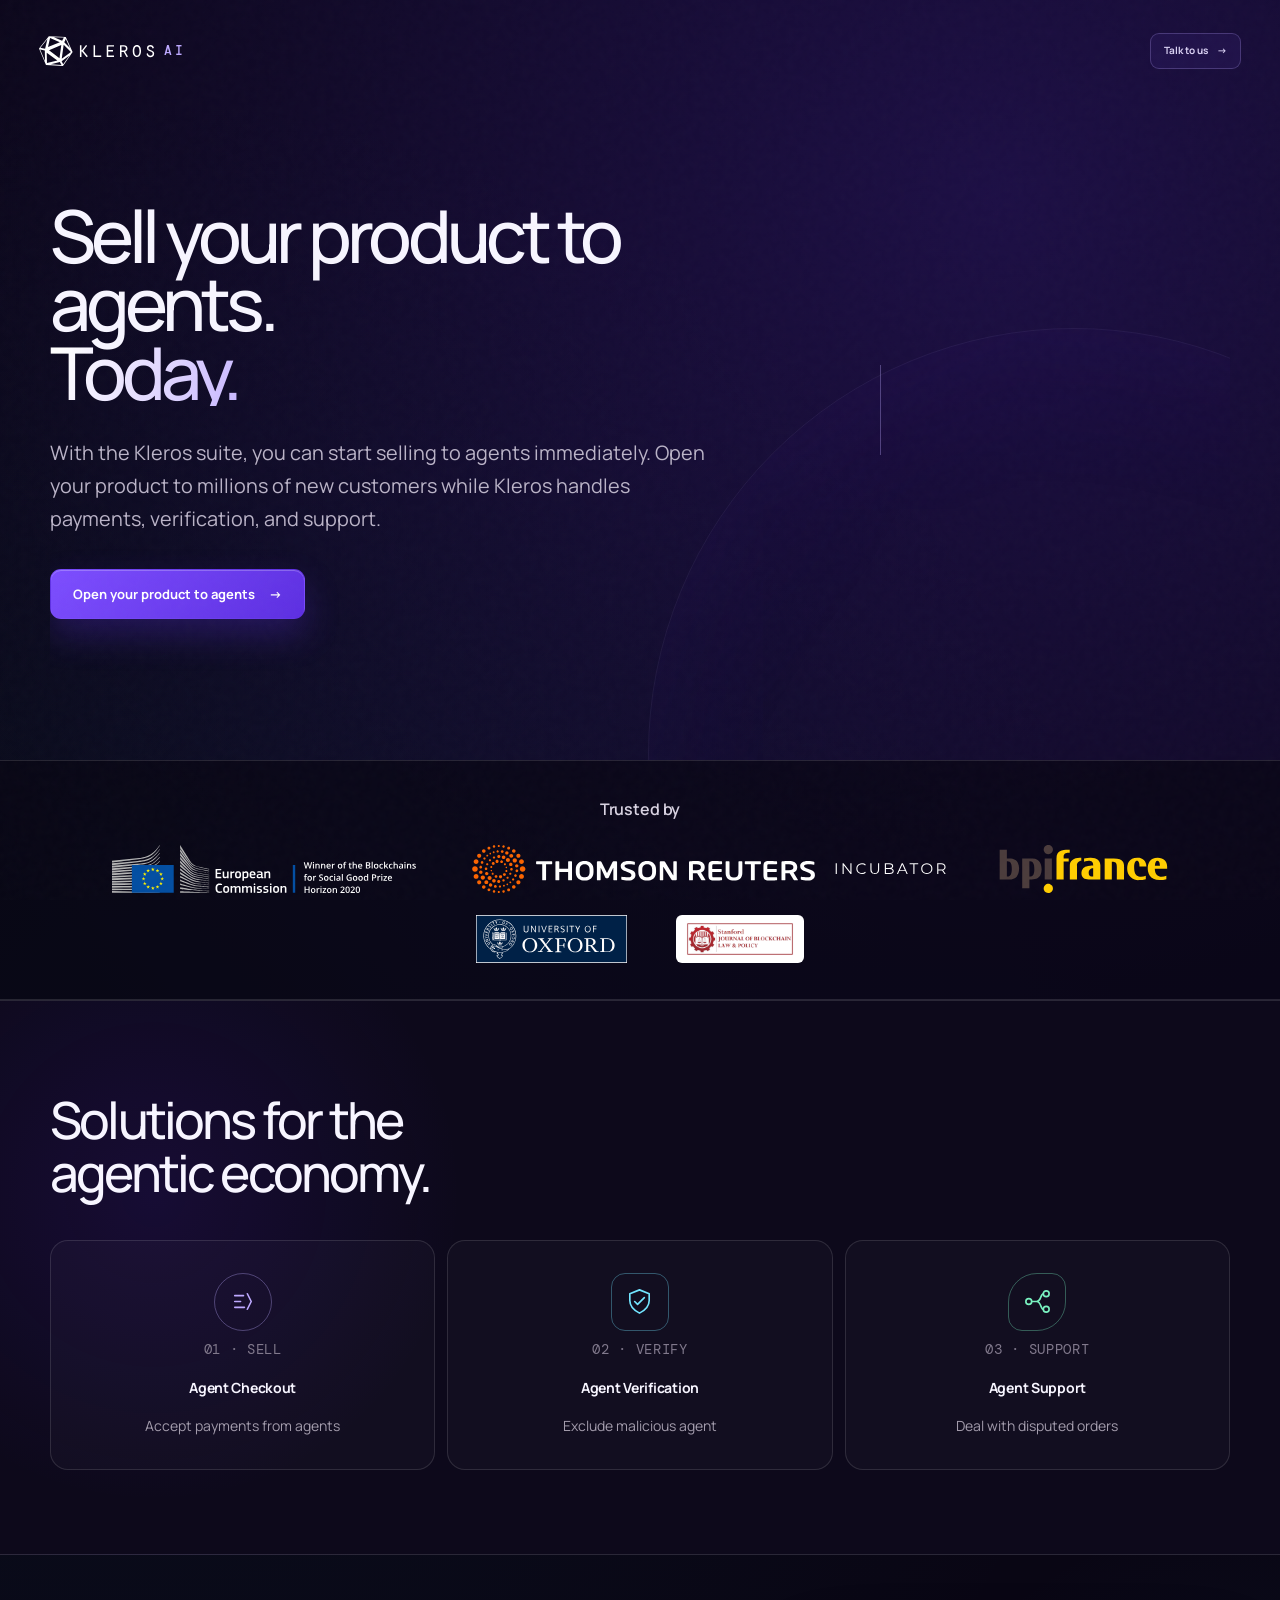
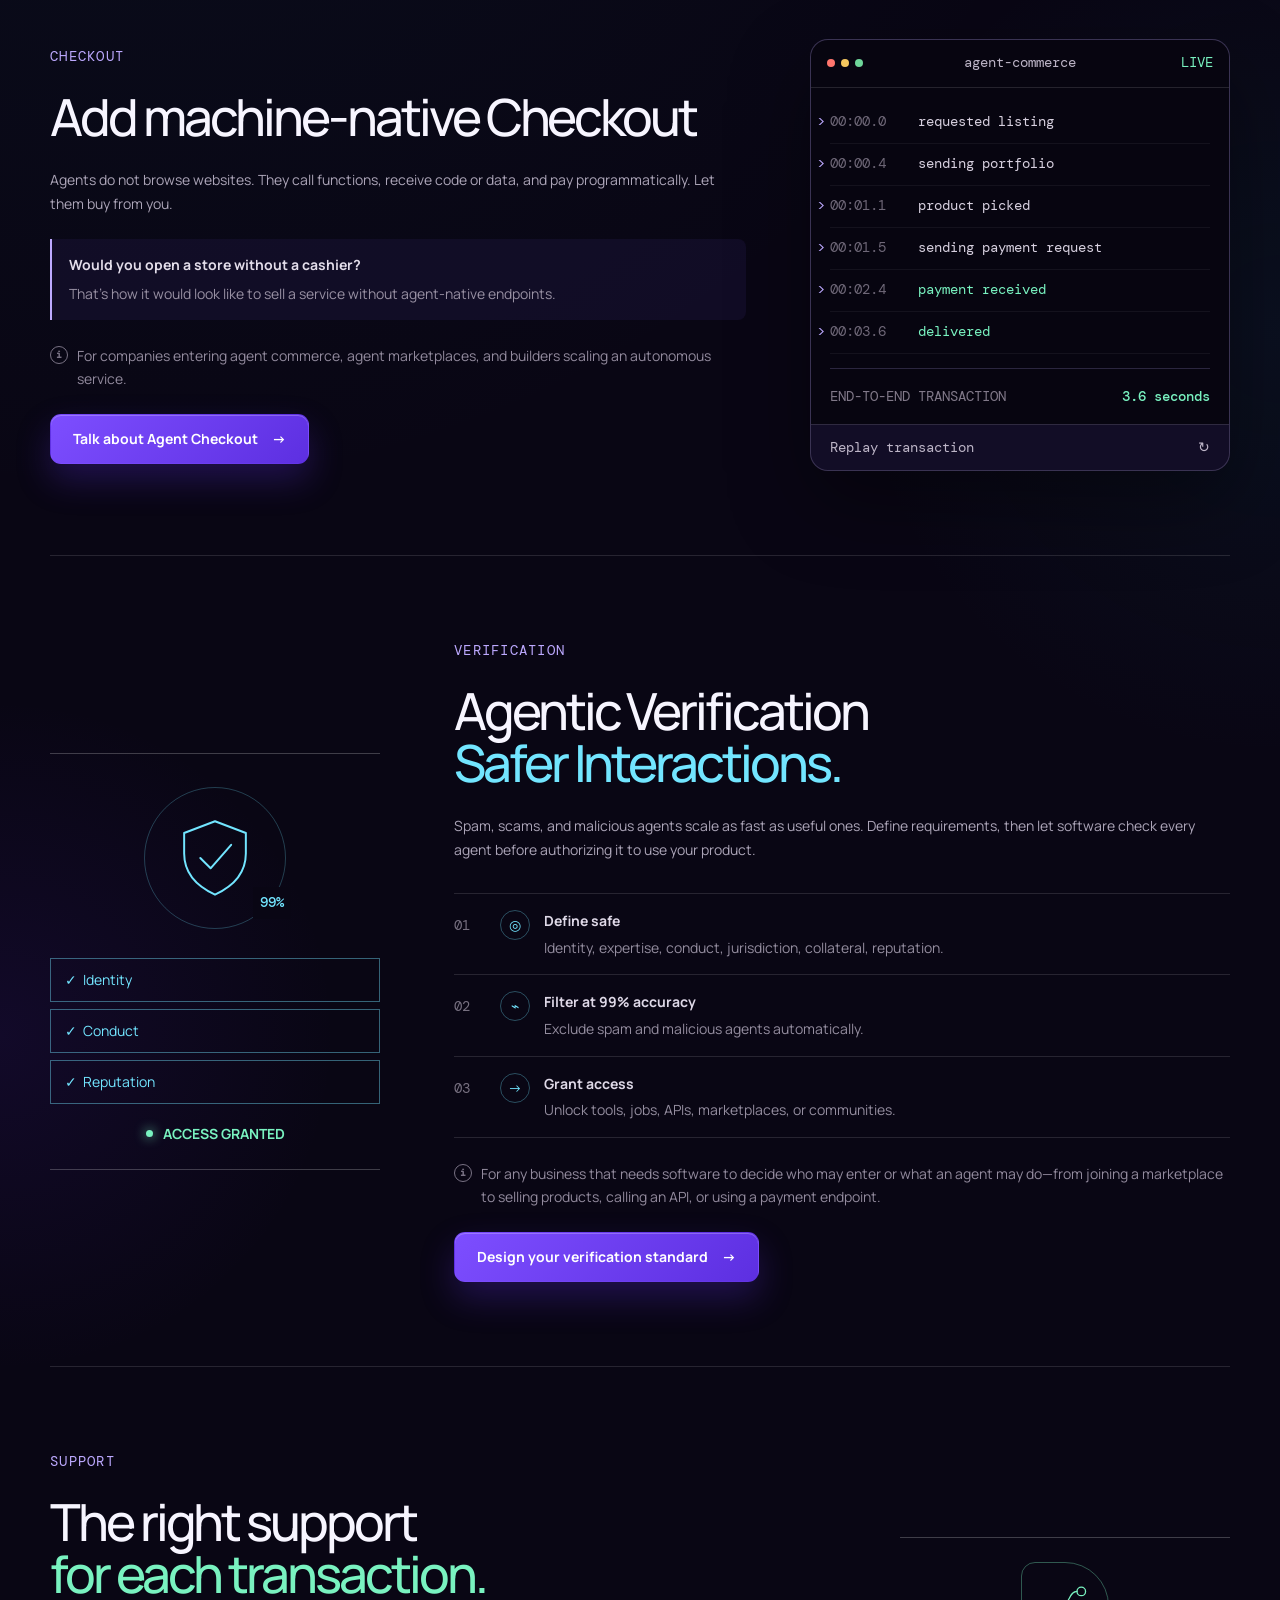
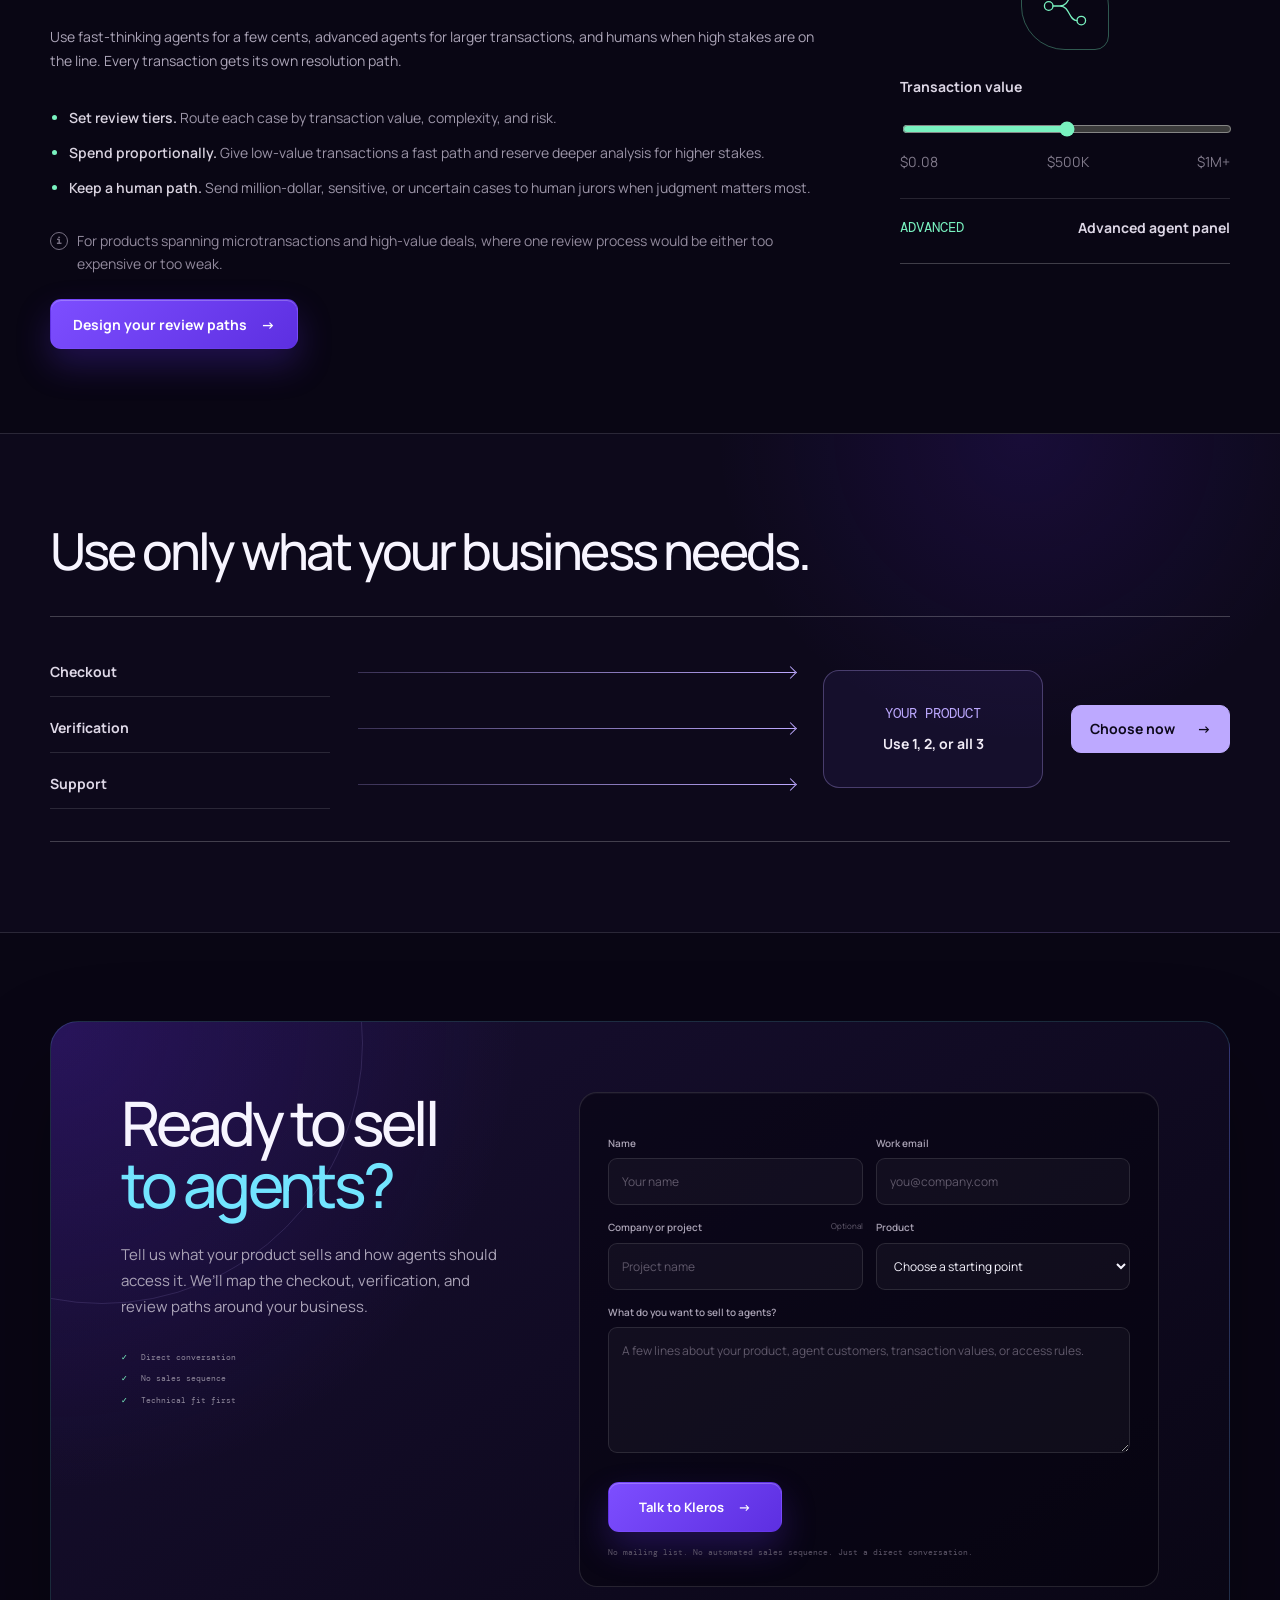
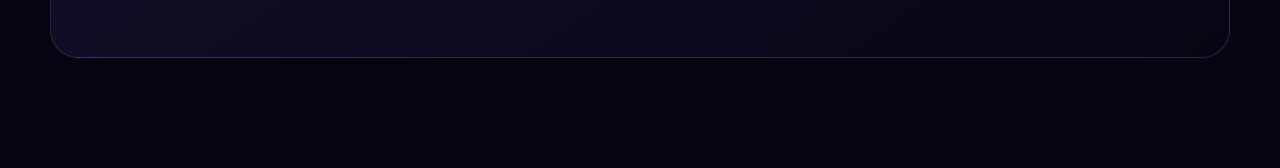
<file: products.html>
<!doctype html>
<html lang="en">
  <head>
    <meta charset="UTF-8" />
    <meta name="viewport" content="width=device-width, initial-scale=1" />
    <meta
      name="description"
      content="Sell to millions of AI agents with machine-native payments, agent verification, and transaction-sized customer support from Kleros."
    />
    <meta name="robots" content="noindex,follow" />
    <meta name="theme-color" content="#120a2f" />
    <meta property="og:title" content="Sell Your Product to Agents — Kleros AI" />
    <meta
      property="og:description"
      content="Open your product to agent customers with payments, verification, and support tailored to every transaction."
    />
    <meta property="og:type" content="website" />
    <meta property="og:url" content="https://ai.kleros.io/products" />
    <meta property="og:site_name" content="Kleros AI" />
    <meta property="og:image" content="https://ai.kleros.io/og-card.png" />
    <meta property="og:image:width" content="1200" />
    <meta property="og:image:height" content="630" />
    <meta
      property="og:image:alt"
      content="Kleros AI — verification, protected payments, and dispute resolution for AI agents."
    />
    <meta name="twitter:card" content="summary_large_image" />
    <meta name="twitter:site" content="@kleros_io" />
    <meta name="twitter:title" content="Sell Your Product to Agents — Kleros AI" />
    <meta
      name="twitter:description"
      content="Open your product to agent customers with payments, verification, and support tailored to every transaction."
    />
    <meta name="twitter:image" content="https://ai.kleros.io/og-card.png" />
    <title>Sell Your Product to Agents — Kleros AI</title>
    <link rel="canonical" href="https://ai.kleros.io/products" />
    <link rel="icon" href="favicon.svg" type="image/svg+xml" />
    <link rel="preconnect" href="https://fonts.googleapis.com" />
    <link rel="preconnect" href="https://fonts.gstatic.com" crossorigin />
    <link
      href="https://fonts.googleapis.com/css2?family=DM+Mono:wght@300;400;500&amp;family=Manrope:wght@400;500;600;700&amp;display=swap"
      rel="stylesheet"
    />
    <link rel="stylesheet" href="styles.css" />
    <script src="app.js" defer></script>
  </head>
  <body class="products-page" data-page="products">
    <a class="skip-link" href="#main">Skip to content</a>
    <div class="page-noise" aria-hidden="true"></div>

    <header class="site-header product-header" data-header>
      <a class="brand" href="/" aria-label="Kleros AI home">
        <img class="brand-logo" src="logo-kleros-white.svg" alt="Kleros" />
        <span class="brand-ai">AI</span>
      </a>

      <a class="header-cta" href="#product-contact">Talk to us <span aria-hidden="true">→</span></a>
    </header>

    <main id="main">
      <section class="products-hero shell">
        <div class="products-hero-copy reveal">
          <h1>
            Sell your product to agents. <span class="text-gradient">Today.</span>
          </h1>
          <p class="products-hero-lead">
            With the Kleros suite, you can start selling to agents immediately. Open your product to
            millions of new customers while Kleros handles payments, verification, and support.
          </p>
          <div class="hero-actions">
            <a class="button button-primary" href="#product-contact">Open your product to agents <span aria-hidden="true">→</span></a>
          </div>
        </div>

        <div class="products-hero-visual reveal" data-delay="100" aria-label="Agent connection status">
          <div class="hero-code-stream" aria-hidden="true">
            <p><span>›</span> MCP CONNECTED</p>
            <p><span>›</span> REQUESTING PRODUCT CAPABILITIES...</p>
            <p><span>›</span> PAYMENT ROUTE AVAILABLE</p>
            <p><span>›</span> SUPPORT ENDPOINT READY<span class="hero-code-cursor">_</span></p>
          </div>
        </div>
      </section>

      <section class="trusted-strip" aria-label="Trusted by">
        <div class="shell trusted-strip-inner">
          <h2>Trusted by</h2>
          <div class="trusted-logos">
            <div class="trusted-logo-row trusted-logo-row-primary">
              <img class="trusted-logo trusted-logo-eu" src="trusted-by-kleros.svg" alt="European Commission Blockchain for Social Good Prize" />
              <img class="trusted-logo trusted-logo-thomson" src="trusted-thomson-reuters.svg" alt="Hosted by Thomson Reuters Incubator" />
              <img class="trusted-logo trusted-logo-bpifrance" src="trusted-bpifrance.svg" alt="Bpifrance" />
            </div>
            <div class="trusted-logo-row trusted-logo-row-secondary">
              <img class="trusted-logo trusted-logo-oxford" src="trusted-oxford.svg" alt="University of Oxford" />
              <img class="trusted-logo trusted-logo-stanford" src="trusted-by-kleros.png" alt="Stanford Journal of Blockchain Law and Policy" />
            </div>
          </div>
        </div>
      </section>

      <section class="product-picker" id="products">
        <div class="shell section-pad">
          <div class="section-intro section-intro-wide reveal">
            <h2>Solutions for the <br />agentic economy.</h2>
          </div>

          <div class="solution-cards" aria-label="Kleros products">
            <article class="solution-card reveal">
              <span class="solution-card-icon" aria-hidden="true">
                <svg viewBox="0 0 32 32"><path d="M8 10h9M8 16h6M8 22h10"/><path d="M21 8l4 8-4 8"/></svg>
              </span>
              <span>01 · SELL</span>
              <h3>Agent Checkout</h3>
              <p>Accept payments from agents</p>
            </article>

            <article class="solution-card reveal" data-delay="75">
              <span class="solution-card-icon" aria-hidden="true">
                <svg viewBox="0 0 32 32"><path d="M16 4l10 4v7c0 6-4 10-10 13C10 25 6 21 6 15V8l10-4z"/><path d="M11 16l3 3 7-7"/></svg>
              </span>
              <span>02 · VERIFY</span>
              <h3>Agent Verification</h3>
              <p>Exclude malicious agent</p>
            </article>

            <article class="solution-card reveal" data-delay="150">
              <span class="solution-card-icon" aria-hidden="true">
                <svg viewBox="0 0 32 32"><circle cx="7" cy="16" r="3"/><circle cx="25" cy="8" r="3"/><circle cx="25" cy="24" r="3"/><path d="M10 16h5c5 0 4-8 7-8M15 16c5 0 4 8 7 8"/></svg>
              </span>
              <span>03 · SUPPORT</span>
              <h3>Agent Support</h3>
              <p>Deal with disputed orders</p>
            </article>
          </div>
        </div>
      </section>

      <section class="product-solutions">
        <article class="product-solution product-solution-checkout shell" id="checkout">
          <div class="product-solution-copy reveal">
            <div class="product-label"><span>CHECKOUT</span></div>
            <h2>Add machine-native Checkout</h2>
            <p class="product-solution-lead">
              Agents do not browse websites. They call functions, receive code or data, and pay
              programmatically. Let them buy from you.
            </p>
            <div class="product-question"><strong>Would you open a store without a cashier?</strong><span>That's how it would look like to sell a service without agent-native endpoints.</span></div>
            <p class="product-for">For companies entering agent commerce, agent marketplaces, and builders scaling an autonomous service.</p>
            <a class="button button-primary" href="#product-contact" data-product-interest="Agent Checkout — payments + court">
              Talk about Agent Checkout <span aria-hidden="true">→</span>
            </a>
          </div>

          <div class="checkout-cli reveal" data-delay="100" data-checkout-cli>
            <div class="checkout-cli-head"><span class="cli-dots" aria-hidden="true"><i></i><i></i><i></i></span><strong>agent-commerce</strong><span>LIVE</span></div>
            <div class="checkout-cli-body" aria-label="Animated agent checkout transaction">
              <p data-cli-line style="--cli-step: 0"><span>00:00.0</span><strong>requested listing</strong></p>
              <p data-cli-line style="--cli-step: 1"><span>00:00.4</span><strong>sending portfolio</strong></p>
              <p data-cli-line style="--cli-step: 2"><span>00:01.1</span><strong>product picked</strong></p>
              <p data-cli-line style="--cli-step: 3"><span>00:01.5</span><strong>sending payment request</strong></p>
              <p data-cli-line style="--cli-step: 4"><span>00:02.4</span><strong>payment received</strong></p>
              <p data-cli-line style="--cli-step: 5"><span>00:03.6</span><strong>delivered</strong></p>
            </div>
            <div class="checkout-cli-total"><span>END-TO-END TRANSACTION</span><strong>3.6 seconds</strong></div>
            <button type="button" data-cli-replay>Replay transaction <span aria-hidden="true">↻</span></button>
          </div>
        </article>

        <article class="product-solution product-solution-verification shell" id="verification">
          <div class="product-solution-copy reveal">
            <div class="product-label"><span>VERIFICATION</span></div>
            <h2>Agentic Verification <br /> <span>Safer Interactions.</span></h2>
            <p class="product-solution-lead">
              Spam, scams, and malicious agents scale as fast as useful ones. Define requirements,
              then let software check every agent before authorizing it to use your product.
            </p>
            <div class="verification-steps" aria-label="Three steps to verify agents">
              <article><span>01</span><i aria-hidden="true">◎</i><p><strong>Define safe</strong>Identity, expertise, conduct, jurisdiction, collateral, reputation.</p></article>
              <article><span>02</span><i aria-hidden="true">⌁</i><p><strong>Filter at 99% accuracy</strong>Exclude spam and malicious agents automatically.</p></article>
              <article><span>03</span><i aria-hidden="true">→</i><p><strong>Grant access</strong>Unlock tools, jobs, APIs, marketplaces, or communities.</p></article>
            </div>
            <p class="product-for">For any business that needs software to decide who may enter or what an agent may do—from joining a marketplace to selling products, calling an API, or using a payment endpoint.</p>
            <a class="button button-primary" href="#product-contact" data-product-interest="Agent Verification — standards + permissions">
              Design your verification standard <span aria-hidden="true">→</span>
            </a>
          </div>

          <div class="product-tool verification-tool reveal" data-delay="100" data-verify-demo>
            <div class="verification-symbol" aria-hidden="true">
              <svg viewBox="0 0 64 64"><path d="M32 7l21 8v14c0 13-8 22-21 28C19 51 11 42 11 29V15l21-8z"/><path d="M22 32l7 7 14-16"/></svg>
              <strong data-verify-score>99%</strong>
            </div>
            <div class="verify-rules" aria-label="Verification rules">
              <button class="is-active" type="button" data-verify-rule>Identity</button>
              <button class="is-active" type="button" data-verify-rule>Conduct</button>
              <button class="is-active" type="button" data-verify-rule>Reputation</button>
            </div>
            <div class="verify-result" data-verify-result><span></span><strong>ACCESS GRANTED</strong></div>
          </div>
        </article>

        <article class="product-solution product-solution-support shell" id="support">
          <div class="product-solution-copy reveal">
            <div class="product-label"><span>SUPPORT</span></div>
            <h2>The right support<br /> <span>for each transaction.</span></h2>
            <p class="product-solution-lead">
              Use fast-thinking agents for a few cents, advanced agents for larger transactions,
              and humans when high stakes are on the line. Every transaction gets its own resolution path.
            </p>
            <ul class="benefit-list">
              <li><strong>Set review tiers.</strong> Route each case by transaction value, complexity, and risk.</li>
              <li><strong>Spend proportionally.</strong> Give low-value transactions a fast path and reserve deeper analysis for higher stakes.</li>
              <li><strong>Keep a human path.</strong> Send million-dollar, sensitive, or uncertain cases to human jurors when judgment matters most.</li>
            </ul>
            <p class="product-for">For products spanning microtransactions and high-value deals, where one review process would be either too expensive or too weak.</p>
            <a class="button button-primary" href="#product-contact" data-product-interest="Transaction Routing — value-based review">
              Design your review paths <span aria-hidden="true">→</span>
            </a>
          </div>

          <div class="product-tool route-tool reveal" data-delay="100" data-route-demo>
            <div class="route-symbol" aria-hidden="true">
              <svg viewBox="0 0 56 56"><circle cx="9" cy="28" r="5"/><circle cx="47" cy="11" r="5"/><circle cx="47" cy="45" r="5"/><path d="M14 28h8c12 0 10-17 20-17M22 28c12 0 10 17 20 17"/></svg>
            </div>
            <label for="route-value-a">Transaction value</label>
            <input id="route-value-a" type="range" min="0" max="2" step="1" value="1" data-route-input />
            <div class="route-scale" aria-hidden="true"><span>$0.08</span><span>$500K</span><span>$1M+</span></div>
            <output class="route-output"><span data-route-tier>ADVANCED</span><strong data-route-result>Advanced agent panel</strong></output>
          </div>
        </article>
      </section>

      <!-- Temporarily hidden. Remove the `hidden` attribute below to restore the Scout integration section. -->
      <section class="verified-data-strip" aria-label="Platforms using Kleros verified data" hidden>
        <div class="shell verified-data-inner">
          <h2>Block explorers, wallets, and data providers already using Kleros-verified data.</h2>
          <div class="verified-data-logos">
            <img src="scout-etherscan.png" alt="Etherscan" />
            <img class="verified-data-logo-smaller" src="scout-blockscout.png" alt="Blockscout" />
            <img src="scout-otterscan.png" alt="Otterscan" />
            <img class="verified-data-logo-bigger" src="scout-metamask.png" alt="MetaMask" />
            <img src="scout-ledger.png" alt="Ledger" />
            <img src="scout-routescan.png" alt="Routescan" />
            <img src="scout-openscan.png" alt="Openscan" />
          </div>
        </div>
      </section>

      <section class="integration-choice section-pad" id="solutions">
        <div class="shell">
          <div class="section-intro section-intro-wide reveal">
            <h2>Use only what your business needs.</h2>
          </div>

          <div class="suite-chart reveal" aria-label="Three optional Kleros products connect to your product">
            <div class="suite-chart-inputs">
              <div><strong>Checkout</strong></div>
              <div><strong>Verification</strong></div>
              <div><strong>Support</strong></div>
            </div>
            <div class="suite-chart-links" aria-hidden="true"><i></i><i></i><i></i></div>
            <div class="suite-chart-output"><span>YOUR PRODUCT</span><strong>Use 1, 2, or all 3</strong></div>
            <a href="#product-contact" data-product-interest="Not sure yet">Choose now <span>→</span></a>
          </div>
        </div>
      </section>

      <section class="product-contact shell section-pad" id="product-contact">
        <div class="contact-panel reveal">
          <div class="contact-copy">
            <h2>Ready to sell<br /> <span>to agents?</span></h2>
            <p>
              Tell us what your product sells and how agents should access it. We’ll map the checkout,
              verification, and review paths around your business.
            </p>
            <div class="contact-promises">
              <span><i>✓</i> Direct conversation</span>
              <span><i>✓</i> No sales sequence</span>
              <span><i>✓</i> Technical fit first</span>
            </div>
          </div>

          <form class="contact-form" name="contact" method="POST" data-netlify="true"
                data-netlify-honeypot="website" data-contact-form novalidate>
            <input type="hidden" name="source" value="products-a" />
            <input type="hidden" name="subject" data-remove-prefix value="Kleros AI inquiry — products A" />
            <div class="form-row">
              <label>
                <span>Name</span>
                <input type="text" name="name" autocomplete="name" maxlength="80" required placeholder="Your name" />
              </label>
              <label>
                <span>Work email</span>
                <input type="email" name="email" autocomplete="email" maxlength="160" required placeholder="you@company.com" />
              </label>
            </div>
            <div class="form-row">
              <label>
                <span>Company or project <em>Optional</em></span>
                <input type="text" name="organization" autocomplete="organization" maxlength="120" placeholder="Project name" />
              </label>
              <label>
                <span>Product</span>
                <select name="interest" required data-product-select>
                  <option value="" selected disabled>Choose a starting point</option>
                  <option>Agent Checkout — payments + court</option>
                  <option>Agent Verification — standards + permissions</option>
                  <option>Transaction Routing — value-based review</option>
                  <option>Full Kleros suite — checkout + verification + routing</option>
                  <option>Not sure yet</option>
                </select>
              </label>
            </div>
            <label>
              <span>What do you want to sell to agents?</span>
              <textarea name="message" rows="5" minlength="20" maxlength="3000" required placeholder="A few lines about your product, agent customers, transaction values, or access rules."></textarea>
            </label>
            <label class="form-honeypot" aria-hidden="true">
              <span>Website</span>
              <input type="text" name="website" tabindex="-1" autocomplete="off" />
            </label>
            <div class="form-submit-row">
              <button class="button button-primary contact-submit" type="submit" data-contact-submit>
                <span data-contact-submit-label>Talk to Kleros</span><span aria-hidden="true">→</span>
              </button>
              <p class="form-status" data-contact-status aria-live="polite"></p>
            </div>
            <p class="form-note">No mailing list. No automated sales sequence. Just a direct conversation.</p>
          </form>
        </div>
      </section>
    </main>
  </body>
</html>
</file>
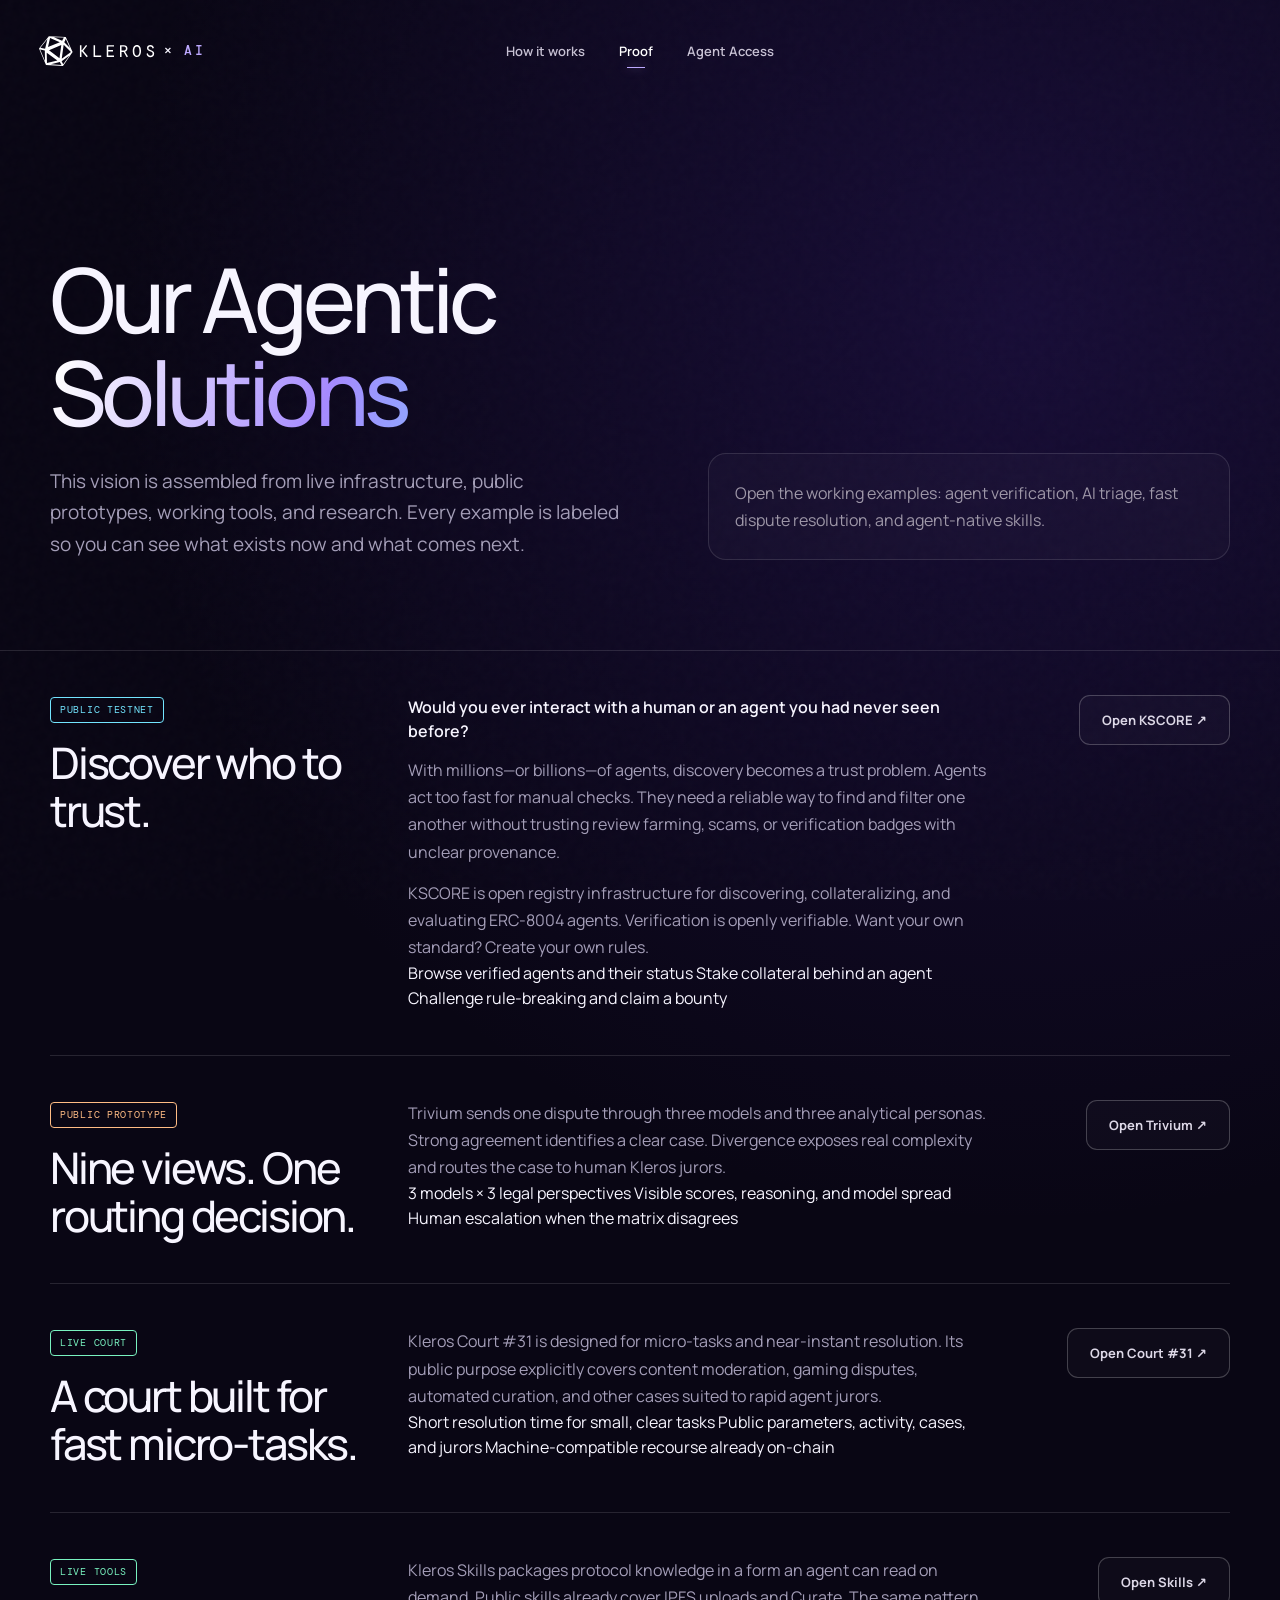
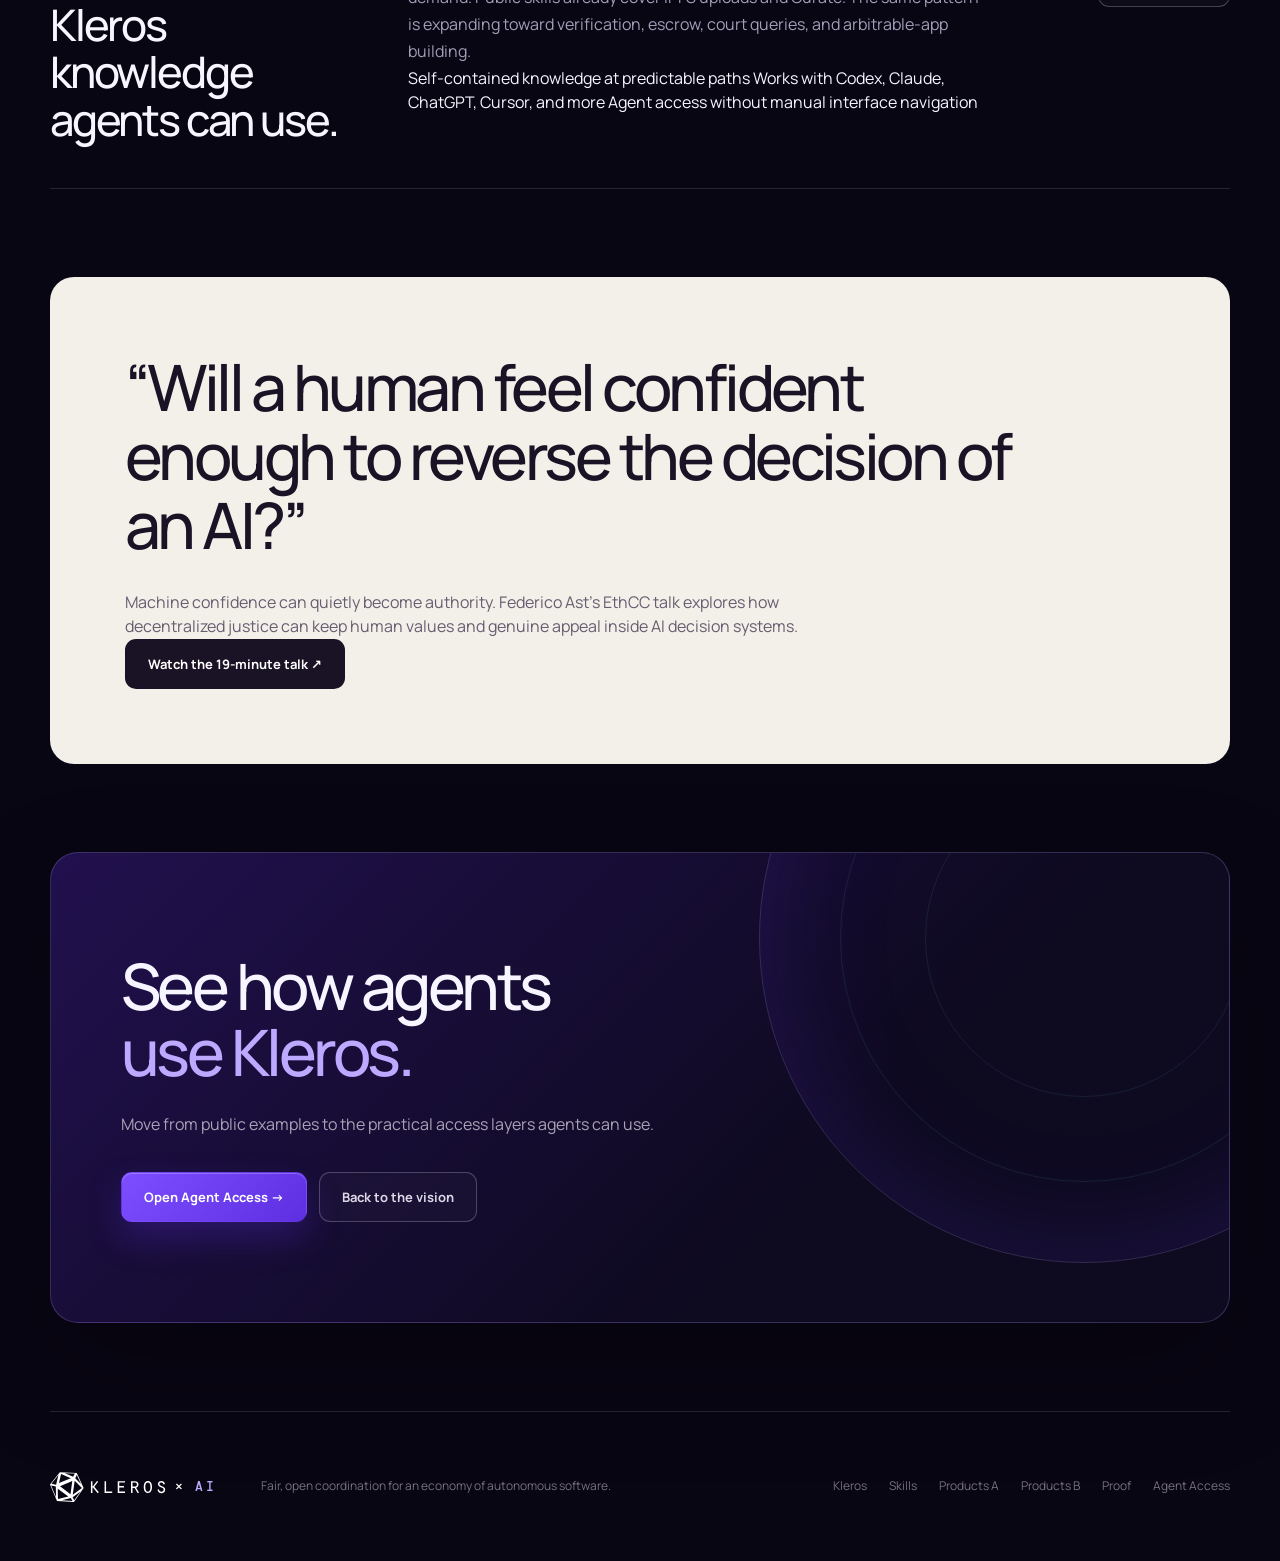
<file: proof.html>
<!doctype html>
<html lang="en">
  <head>
    <meta charset="UTF-8" />
    <meta name="viewport" content="width=device-width, initial-scale=1" />
    <meta name="description" content="Explore Kleros agentic solutions: live tools, prototypes, courts, and research for accountable AI agents." />
    <meta name="theme-color" content="#120a2f" />
    <title>Our Agentic Solutions — Kleros × AI</title>
    <link rel="icon" href="favicon.svg" type="image/svg+xml" />
    <link rel="preconnect" href="https://fonts.googleapis.com" />
    <link rel="preconnect" href="https://fonts.gstatic.com" crossorigin />
    <link href="https://fonts.googleapis.com/css2?family=DM+Mono:wght@300;400;500&family=Manrope:wght@400;500;600;700&display=swap" rel="stylesheet" />
    <link rel="stylesheet" href="styles.css" />
    <script src="app.js" defer></script>
  </head>
  <body data-page="proof">
    <a class="skip-link" href="#main">Skip to content</a>
    <div class="page-noise" aria-hidden="true"></div>

    <header class="site-header" data-header>
      <a class="brand" href="/" aria-label="Kleros AI home">
        <img class="brand-logo" src="logo-kleros-white.svg" alt="Kleros" />
        <span class="brand-divider">×</span><span class="brand-ai">AI</span>
      </a>
      <nav class="desktop-nav" aria-label="Primary navigation">
        <a href="index.html#lifecycle">How it works</a><a href="proof.html" aria-current="page">Proof</a><a href="builders.html">Agent Access</a>
      </nav>
      <button class="menu-toggle" type="button" aria-expanded="false" aria-controls="mobile-menu" data-menu-toggle>
        <span class="sr-only">Open navigation</span><span></span><span></span>
      </button>
      <div class="mobile-menu" id="mobile-menu" data-mobile-menu>
        <a href="index.html#lifecycle">How it works</a><a href="proof.html" aria-current="page">Proof</a><a href="builders.html">Agent Access</a>
      </div>
    </header>

    <main id="main">
      <section class="page-hero shell">
        <div class="page-hero-copy reveal">
          <h1>Our Agentic<br /> <span class="text-gradient">Solutions</span></h1>
          <p>
            This vision is assembled from live infrastructure, public prototypes, working tools, and
            research. Every example is labeled so you can see what exists now and what comes next.
          </p>
        </div>
        <div class="page-hero-side reveal" data-delay="100">
          <p>Open the working examples: agent verification, AI triage, fast dispute resolution, and agent-native skills.</p>
        </div>
      </section>

      <section class="evidence-section">
        <div class="shell">
          <article class="evidence-row reveal">
            <div>
              <span class="evidence evidence-public">PUBLIC TESTNET</span>
              <h2>Discover who to trust.</h2>
            </div>
            <div class="evidence-row-copy">
              <p class="evidence-lead">Would you ever interact with a human or an agent you had never seen before?</p>
              <p>
                With millions—or billions—of agents, discovery becomes a trust problem. Agents act too fast
                for manual checks. They need a reliable way to find and filter one another without trusting
                review farming, scams, or verification badges with unclear provenance.
              </p>
              <p>
                KSCORE is open registry infrastructure for discovering, collateralizing, and evaluating
                ERC-8004 agents. Verification is openly verifiable. Want your own standard? Create your own rules.
              </p>
              <div class="evidence-points">
                <span>Browse verified agents and their status</span>
                <span>Stake collateral behind an agent</span>
                <span>Challenge rule-breaking and claim a bounty</span>
              </div>
            </div>
            <div class="evidence-row-action">
              <a class="button button-ghost" href="https://kscore.vercel.app/verified" target="_blank" rel="noreferrer">Open KSCORE ↗</a>
            </div>
          </article>

          <article class="evidence-row reveal">
            <div>
              <span class="evidence evidence-prototype">PUBLIC PROTOTYPE</span>
              <h2>Nine views. One routing decision.</h2>
            </div>
            <div class="evidence-row-copy">
              <p>
                Trivium sends one dispute through three models and three analytical personas. Strong agreement
                identifies a clear case. Divergence exposes real complexity and routes the case to human Kleros jurors.
              </p>
              <div class="evidence-points">
                <span>3 models × 3 legal perspectives</span>
                <span>Visible scores, reasoning, and model spread</span>
                <span>Human escalation when the matrix disagrees</span>
              </div>
            </div>
            <div class="evidence-row-action">
              <a class="button button-ghost" href="https://trivium.eth.limo/" target="_blank" rel="noreferrer">Open Trivium ↗</a>
            </div>
          </article>

          <article class="evidence-row reveal">
            <div>
              <span class="evidence evidence-live">LIVE COURT</span>
              <h2>A court built for fast micro-tasks.</h2>
            </div>
            <div class="evidence-row-copy">
              <p>
                Kleros Court #31 is designed for micro-tasks and near-instant resolution. Its public purpose
                explicitly covers content moderation, gaming disputes, automated curation, and other cases
                suited to rapid agent jurors.
              </p>
              <div class="evidence-points">
                <span>Short resolution time for small, clear tasks</span>
                <span>Public parameters, activity, cases, and jurors</span>
                <span>Machine-compatible recourse already on-chain</span>
              </div>
            </div>
            <div class="evidence-row-action">
              <a class="button button-ghost" href="https://v2.kleros.builders/#/courts/31/purpose" target="_blank" rel="noreferrer">Open Court #31 ↗</a>
            </div>
          </article>

          <article class="evidence-row reveal">
            <div>
              <span class="evidence evidence-live">LIVE TOOLS</span>
              <h2>Kleros knowledge agents can use.</h2>
            </div>
            <div class="evidence-row-copy">
              <p>
                Kleros Skills packages protocol knowledge in a form an agent can read on demand. Public skills
                already cover IPFS uploads and Curate. The same pattern is expanding toward verification,
                escrow, court queries, and arbitrable-app building.
              </p>
              <div class="evidence-points">
                <span>Self-contained knowledge at predictable paths</span>
                <span>Works with Codex, Claude, ChatGPT, Cursor, and more</span>
                <span>Agent access without manual interface navigation</span>
              </div>
            </div>
            <div class="evidence-row-action">
              <a class="button button-ghost" href="https://skills.kleros.io/" target="_blank" rel="noreferrer">Open Skills ↗</a>
            </div>
          </article>
        </div>
      </section>

      <section class="shell section-pad">
        <div class="quote-panel reveal">
          <blockquote>“Will a human feel confident enough to reverse the decision of an AI?”</blockquote>
          <p>
            Machine confidence can quietly become authority. Federico Ast’s EthCC talk explores how
            decentralized justice can keep human values and genuine appeal inside AI decision systems.
          </p>
          <a class="button button-light" href="https://www.youtube.com/watch?v=-J4ULo0kjrE" target="_blank" rel="noreferrer">Watch the 19-minute talk ↗</a>
        </div>
      </section>

      <section class="closing shell section-pad">
        <div class="closing-panel reveal">
          <div class="closing-orb" aria-hidden="true"></div>
          <h2>See how agents<br /><span>use Kleros.</span></h2>
          <p>Move from public examples to the practical access layers agents can use.</p>
          <div class="hero-actions">
            <a class="button button-primary" href="builders.html">Open Agent Access →</a>
            <a class="button button-ghost" href="index.html">Back to the vision</a>
          </div>
        </div>
      </section>
    </main>

    <footer class="site-footer shell">
      <a class="brand footer-brand" href="/" aria-label="Kleros AI home">
        <img class="brand-logo" src="logo-kleros-white.svg" alt="Kleros" />
        <span class="brand-divider">×</span><span class="brand-ai">AI</span>
      </a>
      <p>Fair, open coordination for an economy of autonomous software.</p>
      <div class="footer-links"><a href="https://kleros.io/" target="_blank" rel="noreferrer">Kleros</a><a href="https://skills.kleros.io/" target="_blank" rel="noreferrer">Skills</a><a href="products.html">Products A</a><a href="products-b.html">Products B</a><a href="proof.html">Proof</a><a href="builders.html">Agent Access</a></div>
    </footer>
  </body>
</html>
</file>
<file: styles.css>
:root {
  --ink: #f7f5ff;
  --muted: #a49eb8;
  --muted-2: #777087;
  --night: #090614;
  --night-2: #100a24;
  --panel: rgba(22, 14, 47, 0.78);
  --panel-solid: #15102a;
  --line: rgba(255, 255, 255, 0.12);
  --line-strong: rgba(255, 255, 255, 0.22);
  --purple: #865bff;
  --purple-bright: #bda9ff;
  --violet: #5a22dc;
  --cyan: #72e5ff;
  --mint: #79f2c0;
  --orange: #ff9f6e;
  --rose: #ff789a;
  --cream: #f3f0e9;
  --cream-ink: #191325;
  --mono: "DM Mono", ui-monospace, SFMono-Regular, Menlo, Consolas, monospace;
  --sans: "Manrope", Inter, ui-sans-serif, system-ui, -apple-system, sans-serif;
  --shell: min(1180px, calc(100vw - 48px));
  --radius: 22px;
}

* {
  box-sizing: border-box;
}

html {
  scroll-behavior: smooth;
  scroll-padding-top: 96px;
}

body {
  margin: 0;
  min-width: 320px;
  overflow-x: hidden;
  background:
    radial-gradient(circle at 80% 10%, rgba(67, 34, 158, 0.25), transparent 30%),
    var(--night);
  color: var(--ink);
  font-family: var(--sans);
  line-height: 1.55;
  -webkit-font-smoothing: antialiased;
}

.page-noise {
  position: fixed;
  inset: 0;
  z-index: 30;
  pointer-events: none;
  opacity: 0.025;
  background-image: url("data:image/svg+xml,%3Csvg viewBox='0 0 140 140' xmlns='http://www.w3.org/2000/svg'%3E%3Cfilter id='n'%3E%3CfeTurbulence type='fractalNoise' baseFrequency='.82' numOctaves='4' stitchTiles='stitch'/%3E%3C/filter%3E%3Crect width='100%25' height='100%25' filter='url(%23n)' opacity='.8'/%3E%3C/svg%3E");
}

a {
  color: inherit;
  text-decoration: none;
}

button,
input,
select,
textarea {
  font: inherit;
}

button,
a {
  -webkit-tap-highlight-color: transparent;
}

button {
  color: inherit;
}

img,
svg {
  display: block;
  max-width: 100%;
}

::selection {
  background: var(--purple);
  color: white;
}

:focus-visible {
  outline: 2px solid var(--cyan);
  outline-offset: 4px;
}

.sr-only {
  position: absolute;
  width: 1px;
  height: 1px;
  padding: 0;
  overflow: hidden;
  clip: rect(0, 0, 0, 0);
  white-space: nowrap;
  border: 0;
}

.skip-link {
  position: fixed;
  top: 10px;
  left: 10px;
  z-index: 100;
  padding: 10px 14px;
  transform: translateY(-150%);
  border-radius: 8px;
  background: white;
  color: #111;
  font-weight: 700;
}

.skip-link:focus {
  transform: none;
}

.shell {
  width: var(--shell);
  margin-inline: auto;
}

.section-pad {
  padding-block: 88px;
}

.site-header {
  position: fixed;
  top: 0;
  left: 50%;
  z-index: 40;
  display: grid;
  grid-template-columns: 1fr auto 1fr;
  align-items: center;
  width: min(1240px, calc(100vw - 32px));
  height: 70px;
  margin-top: 16px;
  padding: 0 18px;
  transform: translateX(-50%);
  border: 1px solid transparent;
  border-radius: 16px;
  transition: 250ms ease;
}

.site-header.is-scrolled {
  border-color: var(--line);
  background: rgba(11, 7, 25, 0.8);
  box-shadow: 0 14px 40px rgba(0, 0, 0, 0.28);
  backdrop-filter: blur(20px);
}

.brand {
  display: inline-flex;
  align-items: center;
  justify-self: start;
  gap: 9px;
  width: max-content;
  font-family: var(--mono);
  font-size: 13px;
  font-weight: 500;
  letter-spacing: 0.22em;
}

.brand-logo { width: 116px; height: auto; }

.brand-ai {
  color: var(--purple-bright);
}

.desktop-nav {
  display: flex;
  align-items: center;
  gap: 34px;
  color: #c7c1d3;
  font-size: 13px;
  font-weight: 600;
}

.desktop-nav a,
.footer-links a {
  transition: color 180ms ease;
}

.desktop-nav a:hover,
.footer-links a:hover {
  color: white;
}

.menu-toggle,
.mobile-menu {
  display: none;
}

.hero {
  position: relative;
  display: grid;
  grid-template-columns: minmax(0, 1.02fr) minmax(420px, 0.98fr);
  gap: 60px;
  align-items: center;
  min-height: 860px;
  padding-top: 125px;
  padding-bottom: 80px;
}

.hero::before {
  position: absolute;
  top: -190px;
  right: -260px;
  z-index: -1;
  width: 740px;
  height: 740px;
  content: "";
  border-radius: 50%;
  background: radial-gradient(circle at center, rgba(93, 50, 222, 0.3), rgba(26, 13, 71, 0.08) 50%, transparent 70%);
  filter: blur(8px);
}

.eyebrow,
.section-number,
.chapter-kicker,
.terminal-head,
.evidence {
  font-family: var(--mono);
  letter-spacing: 0.11em;
  text-transform: uppercase;
}

.eyebrow {
  display: flex;
  align-items: center;
  gap: 10px;
  margin-bottom: 28px;
  color: var(--purple-bright);
  font-size: 11px;
}

.eyebrow-dot {
  position: relative;
  width: 7px;
  height: 7px;
  border-radius: 50%;
  background: var(--purple-bright);
  box-shadow: 0 0 18px var(--purple);
}

.eyebrow-dot::after {
  position: absolute;
  inset: -4px;
  content: "";
  border: 1px solid rgba(189, 169, 255, 0.4);
  border-radius: 50%;
  animation: pulse 2.4s ease-in-out infinite;
}

@keyframes pulse {
  50% { transform: scale(1.5); opacity: 0; }
}

.hero h1 {
  max-width: 720px;
  margin: 0;
  font-size: clamp(58px, 6.7vw, 98px);
  font-weight: 500;
  letter-spacing: -0.067em;
  line-height: 0.94;
}

.text-gradient {
  display: block;
  color: transparent;
  background: linear-gradient(105deg, #fff 2%, #a68aff 48%, #65dfff 98%);
  -webkit-background-clip: text;
  background-clip: text;
}

.hero-lead {
  max-width: 640px;
  margin: 30px 0 0;
  color: #b6afc4;
  font-size: clamp(17px, 1.6vw, 21px);
  line-height: 1.6;
}

.hero-actions {
  display: flex;
  flex-wrap: wrap;
  gap: 12px;
  margin-top: 34px;
}

.button {
  display: inline-flex;
  align-items: center;
  justify-content: center;
  gap: 14px;
  min-height: 50px;
  padding: 0 22px;
  border: 1px solid transparent;
  border-radius: 11px;
  font-size: 13px;
  font-weight: 700;
  transition: transform 180ms ease, border-color 180ms ease, background 180ms ease;
}

.button:hover {
  transform: translateY(-2px);
}

.button-primary {
  background: linear-gradient(135deg, #7d4eff, #5d2fe1);
  box-shadow: 0 16px 34px rgba(93, 47, 225, 0.28), inset 0 1px rgba(255, 255, 255, 0.24);
  color: white;
}

.button-primary:hover {
  background: linear-gradient(135deg, #9169ff, #6f40ed);
}

.button-ghost {
  border-color: var(--line-strong);
  background: rgba(255, 255, 255, 0.025);
  color: #ddd8e7;
}

.button-ghost:hover {
  border-color: rgba(255, 255, 255, 0.42);
  background: rgba(255, 255, 255, 0.06);
}

.button-light {
  border-color: rgba(25, 19, 37, 0.15);
  background: var(--cream-ink);
  color: white;
}

.hero-proofline {
  display: flex;
  flex-wrap: wrap;
  gap: 22px;
  margin-top: 38px;
  color: #847e91;
  font-family: var(--mono);
  font-size: 10px;
  letter-spacing: 0.02em;
  text-transform: uppercase;
}

.hero-proofline span {
  display: flex;
  align-items: center;
  gap: 8px;
}

.hero-proofline i {
  width: 5px;
  height: 5px;
  border-radius: 50%;
  background: var(--mint);
  box-shadow: 0 0 10px rgba(121, 242, 192, 0.7);
}

.hero-visual {
  position: relative;
  min-height: 590px;
}

.orbit {
  position: absolute;
  border: 1px solid rgba(148, 110, 255, 0.12);
  border-radius: 50%;
}

.orbit::after {
  position: absolute;
  top: 50%;
  left: -4px;
  width: 8px;
  height: 8px;
  content: "";
  border-radius: 50%;
  background: var(--cyan);
  box-shadow: 0 0 18px var(--cyan);
}

.orbit-one {
  inset: 22px -70px 26px 20px;
  animation: spin 20s linear infinite;
}

.orbit-two {
  inset: 90px -5px 90px 80px;
  animation: spin 13s linear infinite reverse;
}

@keyframes spin { to { transform: rotate(360deg); } }

.agent-console {
  position: absolute;
  top: 60px;
  left: 34px;
  z-index: 2;
  width: min(100%, 500px);
  overflow: hidden;
  border: 1px solid rgba(184, 160, 255, 0.28);
  border-radius: 20px;
  background: linear-gradient(155deg, rgba(29, 19, 60, 0.97), rgba(11, 8, 25, 0.98));
  box-shadow: 0 40px 100px rgba(0, 0, 0, 0.48), inset 0 1px rgba(255, 255, 255, 0.08);
  backdrop-filter: blur(24px);
}

.console-head,
.console-scenario,
.console-flow li {
  display: flex;
  align-items: center;
}

.console-head {
  justify-content: space-between;
  min-height: 48px;
  padding: 0 16px;
  border-bottom: 1px solid var(--line);
  color: #777083;
  font-family: var(--mono);
  font-size: 8px;
  letter-spacing: 0.08em;
}

.window-dot {
  display: inline-block;
  width: 6px;
  height: 6px;
  margin-right: 5px;
  border-radius: 50%;
  background: #554d61;
}

.console-live {
  display: flex;
  align-items: center;
  gap: 6px;
  color: var(--mint);
}

.console-live i {
  width: 5px;
  height: 5px;
  border-radius: 50%;
  background: currentColor;
}

.console-scenario {
  gap: 14px;
  padding: 24px 20px;
  border-bottom: 1px solid var(--line);
  background: linear-gradient(90deg, rgba(127, 77, 255, 0.11), transparent);
}

.agent-glyph {
  position: relative;
  flex: 0 0 auto;
  width: 42px;
  height: 42px;
  border: 1px solid rgba(114, 229, 255, 0.4);
  border-radius: 12px;
  background: rgba(114, 229, 255, 0.08);
}

.agent-glyph::before {
  position: absolute;
  top: 13px;
  left: 9px;
  width: 22px;
  height: 14px;
  content: "";
  border: 1px solid var(--cyan);
  border-radius: 5px;
}

.agent-glyph span {
  position: absolute;
  top: 18px;
  z-index: 1;
  width: 3px;
  height: 3px;
  border-radius: 50%;
  background: var(--cyan);
}

.agent-glyph span:first-child { left: 16px; }
.agent-glyph span:last-child { left: 23px; }

.console-scenario small,
.terminal-output span,
.vault-state {
  display: block;
  color: var(--muted-2);
  font-family: var(--mono);
  font-size: 8px;
  letter-spacing: 0.1em;
  text-transform: uppercase;
}

.console-scenario strong {
  display: block;
  margin-top: 4px;
  font-size: 13px;
}

.scenario-value {
  margin-left: auto;
  color: var(--cyan);
  font-family: var(--mono);
  font-size: 15px;
}

.scenario-value small {
  display: inline;
  color: #777083;
}

.console-flow {
  margin: 0;
  padding: 8px 20px;
  list-style: none;
}

.console-flow li {
  position: relative;
  gap: 14px;
  min-height: 72px;
  border-bottom: 1px solid rgba(255, 255, 255, 0.07);
  opacity: 0.42;
  transition: 280ms ease;
}

.console-flow li:last-child { border-bottom: 0; }

.console-flow li::before {
  position: absolute;
  bottom: -16px;
  left: 15px;
  width: 1px;
  height: 30px;
  content: "";
  background: var(--line);
}

.console-flow li:last-child::before { display: none; }

.console-flow li.is-complete,
.console-flow li.is-alert,
.console-flow li.is-active { opacity: 1; }

.flow-index {
  display: grid;
  z-index: 1;
  width: 30px;
  height: 30px;
  place-items: center;
  border: 1px solid var(--line-strong);
  border-radius: 50%;
  background: var(--panel-solid);
  color: #9b94aa;
  font-family: var(--mono);
  font-size: 8px;
}

.is-complete .flow-index { border-color: rgba(121, 242, 192, 0.45); color: var(--mint); }
.is-alert .flow-index { border-color: rgba(255, 120, 154, 0.55); color: var(--rose); }
.is-active .flow-index { border-color: rgba(114, 229, 255, 0.65); color: var(--cyan); box-shadow: 0 0 20px rgba(114, 229, 255, 0.18); }

.console-flow strong,
.console-flow small { display: block; }
.console-flow strong { font-size: 12px; }
.console-flow small { margin-top: 3px; color: var(--muted-2); font-size: 9px; }

.flow-state {
  margin-left: auto;
  padding: 4px 7px;
  border: 1px solid var(--line);
  border-radius: 5px;
  color: #706879;
  font-family: var(--mono);
  font-size: 7px;
  letter-spacing: 0.08em;
}

.is-complete .flow-state { border-color: rgba(121, 242, 192, 0.25); color: var(--mint); }
.is-alert .flow-state { border-color: rgba(255, 120, 154, 0.25); color: var(--rose); }
.is-active .flow-state { border-color: rgba(114, 229, 255, 0.32); color: var(--cyan); }

.console-run {
  display: flex;
  align-items: center;
  justify-content: center;
  gap: 10px;
  width: calc(100% - 40px);
  min-height: 44px;
  margin: 8px 20px 20px;
  border: 1px solid rgba(134, 91, 255, 0.4);
  border-radius: 9px;
  background: rgba(134, 91, 255, 0.12);
  color: #d8cbff;
  font-family: var(--mono);
  font-size: 9px;
  letter-spacing: 0.05em;
  text-transform: uppercase;
  cursor: pointer;
  transition: 180ms ease;
}

.console-run:hover { background: rgba(134, 91, 255, 0.22); }
.console-run:disabled { cursor: wait; opacity: 0.7; }

.floating-proof {
  position: absolute;
  z-index: 3;
  padding: 11px 13px;
  border: 1px solid var(--line);
  border-radius: 9px;
  background: rgba(13, 9, 29, 0.9);
  box-shadow: 0 16px 38px rgba(0, 0, 0, 0.35);
  color: #a29aaf;
  font-family: var(--mono);
  font-size: 8px;
  letter-spacing: 0.04em;
  backdrop-filter: blur(12px);
}

.floating-proof span { margin-right: 8px; color: var(--mint); }
.proof-a { top: 20px; right: -20px; animation: float 5s ease-in-out infinite; }
.proof-b { right: -8px; bottom: 55px; animation: float 5s 1.4s ease-in-out infinite; }
@keyframes float { 50% { transform: translateY(-8px); } }

.signal-band {
  overflow: hidden;
  contain: paint;
  border-block: 1px solid var(--line);
  background: #0f0922;
}

.signal-track {
  display: flex;
  width: max-content;
  padding: 16px 0;
  animation: marquee 30s linear infinite;
  color: #736b82;
  font-family: var(--mono);
  font-size: 10px;
  letter-spacing: 0.16em;
}

.signal-track span { padding-inline: 38px; }
.signal-track i { color: var(--purple); font-style: normal; }
@keyframes marquee { to { transform: translateX(-50%); } }

.section-intro { max-width: 720px; }
.section-intro-wide { max-width: 860px; }

.section-number {
  display: block;
  margin-bottom: 20px;
  color: var(--purple-bright);
  font-size: 9px;
}

.section-intro h2,
.closing h2,
.page-hero h1 {
  margin: 0;
  font-size: clamp(42px, 5vw, 72px);
  font-weight: 500;
  letter-spacing: -0.055em;
  line-height: 1.03;
}

.section-intro > p {
  max-width: 690px;
  margin: 24px 0 0;
  color: var(--muted);
  font-size: 18px;
  line-height: 1.7;
}

.problem { position: relative; text-align: center; }
.problem .section-intro { margin-inline: auto; }
.problem .flow-strip { justify-content: center; }
@media (max-width: 760px) {
  .problem .flow-strip {
    flex-direction: column;
    align-items: center;
    max-width: 280px;
    margin-inline: auto;
  }
  .problem .flow-node,
  .problem .flow-node-out { justify-content: center; }
  .problem .flow-arrow { transform: rotate(90deg); }
}
.problem .section-closer { margin-inline: auto; }

/* Compact replacement for the old .multiplier diagram: one row, no nested cards. */
/* 1 human intent -> ∞ agent actions -> many outcomes. A row on desktop,
   a centred vertical stack with downward arrows on mobile. */
.flow-strip {
  display: flex;
  flex-wrap: wrap;
  gap: 12px;
  align-items: center;
  margin: 34px 0 0;
}

.flow-node {
  display: flex;
  align-items: center;
  gap: 9px;
  padding: 10px 14px;
  border: 1px solid var(--line);
  border-radius: 10px;
  background: rgba(255, 255, 255, 0.025);
  color: #c7c0d0;
  font-size: 13px;
}

.flow-node b {
  color: var(--purple-bright);
  font-family: var(--mono);
  font-size: 13px;
  font-weight: 400;
}

.flow-node-agent b { color: var(--cyan); }

.flow-arrow {
  flex: 0 0 auto;
  color: #544d60;
  font-size: 15px;
}

.flow-node-out {
  flex-wrap: wrap;
  gap: 7px;
  border-color: transparent;
  background: none;
  padding: 0;
}

.flow-node-out span {
  padding: 6px 10px;
  border-radius: 999px;
  background: rgba(134, 91, 255, 0.11);
  color: #c2bacd;
  font-family: var(--mono);
  font-size: 9px;
  text-transform: uppercase;
}

.flow-node-out span:nth-child(n + 3) { background: rgba(255, 120, 154, 0.09); }

.section-closer {
  max-width: 780px;
  margin: 34px 0 0;
  color: var(--muted);
  font-size: 17px;
  line-height: 1.65;
}

.section-closer strong { color: var(--purple-bright); font-weight: 500; }

.lifecycle {
  border-top: 1px solid var(--line);
  background:
    radial-gradient(circle at 0 24%, rgba(77, 32, 185, 0.18), transparent 26%),
    radial-gradient(circle at 100% 65%, rgba(33, 120, 153, 0.12), transparent 26%),
    #0d091b;
}

/* Floating stage tracker: a centred bar under the header. It names where you
   are in the lifecycle and jumps between stages; hidden outside the section. */
.stage-rail {
  position: fixed;
  top: 104px;
  left: 50%;
  z-index: 40;
  display: grid;
  grid-auto-flow: column;
  gap: 2px;
  padding: 5px;
  border: 1px solid var(--line-strong);
  border-radius: 12px;
  background: rgba(16, 11, 33, 0.88);
  backdrop-filter: blur(16px);
  box-shadow: 0 16px 40px rgba(0, 0, 0, 0.45);
  opacity: 0;
  transform: translateX(-50%) translateY(-12px);
  visibility: hidden;
  transition: opacity 340ms ease, transform 340ms ease, visibility 340ms;
}

.stage-rail.is-visible {
  opacity: 1;
  transform: translateX(-50%);
  visibility: visible;
}

.stage-rail a {
  display: flex;
  gap: 9px;
  align-items: center;
  padding: 8px 14px;
  border-radius: 8px;
  transition: background 180ms ease;
}

.stage-rail a:hover { background: rgba(255, 255, 255, 0.06); }
.stage-rail a.is-active { background: rgba(134, 91, 255, 0.18); }

.stage-dot {
  width: 6px;
  height: 6px;
  flex: 0 0 auto;
  border-radius: 50%;
  background: #4a4358;
  transition: 240ms ease;
}

.stage-rail a.is-active .stage-dot {
  background: var(--purple-bright);
  box-shadow: 0 0 0 3px rgba(134, 91, 255, 0.2);
}

.stage-name {
  color: #7d7689;
  font-family: var(--sans);
  font-size: 11px;
  font-weight: 600;
  letter-spacing: 0.04em;
  text-transform: uppercase;
  white-space: nowrap;
  transition: color 180ms ease;
}

.stage-rail a:hover .stage-name { color: #c7c0d0; }
.stage-rail a.is-active .stage-name { color: var(--ink); }

/* Second, in-flow marker: every chapter says which stage it is. */
.stage-mark {
  display: flex;
  gap: 14px;
  align-items: center;
  margin: 0 0 18px;
}

.stage-mark span {
  color: var(--purple-bright);
  font-family: var(--mono);
  font-size: 10px;
  letter-spacing: 0.14em;
  text-transform: uppercase;
  white-space: nowrap;
}

.stage-mark-bar { display: flex; gap: 4px; }

.stage-mark i {
  width: 22px;
  height: 2px;
  border-radius: 2px;
  background: rgba(255, 255, 255, 0.14);
}

.stage-mark i.is-on { background: var(--purple); }

.chapter {
  display: grid;
  grid-template-columns: minmax(0, 0.9fr) minmax(440px, 1.05fr);
  gap: 64px;
  align-items: center;
  padding-block: 56px;
  border-bottom: 1px solid var(--line);
}

.chapter-resolve { border-bottom: 0; }
.chapter-connect { border-bottom: 0; }

.chapter-kicker {
  display: flex;
  align-items: center;
  gap: 10px;
  color: var(--purple-bright);
  font-size: 9px;
}

.chapter-kicker i {
  width: 18px;
  height: 1px;
  background: currentColor;
}

.chapter-copy h3,
.human-layer h3 {
  margin: 22px 0 0;
  font-size: clamp(38px, 4.5vw, 62px);
  font-weight: 500;
  letter-spacing: -0.055em;
  line-height: 1.04;
}

.chapter-copy > p {
  margin: 25px 0 0;
  color: var(--muted);
  font-size: 17px;
  line-height: 1.7;
}

.discovery-path {
  display: flex;
  align-items: center;
  gap: 10px;
  margin-top: 24px;
  color: #aaa3b6;
  font-family: var(--mono);
  font-size: 9px;
  text-transform: uppercase;
}

.discovery-path span {
  padding: 8px 10px;
  border: 1px solid var(--line);
  border-radius: 7px;
  background: rgba(255, 255, 255, 0.025);
}

.discovery-path b { margin-right: 4px; color: var(--cyan); font-weight: 400; }
.discovery-path i { color: var(--muted-2); font-style: normal; }

/* One compact list primitive, shared by every chapter (was .feature-list + .mini-cards). */
.point-list {
  margin: 20px 0;
  padding: 0;
  list-style: none;
}

.point-list li {
  position: relative;
  padding: 4px 0 4px 18px;
  color: #b7b0c2;
  font-size: 14px;
  line-height: 1.55;
}

.point-list li::before {
  position: absolute;
  top: 4px;
  left: 0;
  color: var(--purple-bright);
  content: "·";
  font-size: 18px;
  line-height: 1.1;
}

.point-list li b { color: #ded8e8; font-weight: 600; }

/* One compact aside primitive (was .observed-callout + .supporting-note). */
.aside-note {
  margin: 18px 0;
  padding-left: 14px;
  border-left: 1px solid rgba(189, 169, 255, 0.5);
  color: #918a9e;
  font-size: 12.5px;
  line-height: 1.6;
}

.text-link {
  display: inline-flex;
  align-items: center;
  gap: 10px;
  padding-bottom: 4px;
  border-bottom: 1px solid rgba(189, 169, 255, 0.38);
  color: var(--purple-bright);
  font-size: 12px;
  font-weight: 700;
}

.text-link span { transition: transform 180ms ease; }
.text-link:hover span { transform: translate(3px, -2px); }

/* Each chapter carries one diagram of its mechanism, drawn rather than described.
   Replaced four interactive demo cards that restated their own headings. */
.sc-defs { position: absolute; width: 0; height: 0; }

.scheme {
  margin: 0;
  padding: 26px 24px 20px;
  border: 1px solid var(--line-strong);
  border-radius: 16px;
  background: linear-gradient(145deg, rgba(28, 19, 54, 0.9), rgba(13, 9, 28, 0.96));
  box-shadow: 0 24px 60px rgba(0, 0, 0, 0.26), inset 0 1px rgba(255, 255, 255, 0.05);
}

/* Cap the drawing: past this the strokes and type just look inflated. */
.scheme svg { display: block; width: 100%; max-width: 480px; height: auto; margin-inline: auto; overflow: visible; }

.scheme figcaption {
  margin-top: 18px;
  padding-top: 16px;
  border-top: 1px solid var(--line);
  color: #8b8497;
  font-size: 12px;
  line-height: 1.55;
}

/* Shared scheme vocabulary ------------------------------------------------ */
/* One type scale across all four diagrams so they read as one set:
   captions 8.5px/.1em, values 10px/.02em, outcomes 11px/.06em — always mono. */
.scheme svg text { font-family: var(--sans); font-weight: 500; }

.sc-label {
  fill: #726b7e;
  font-size: 8.5px;
  letter-spacing: 0.1em;
}

.sc-label-mid,
.sc-label-under { text-anchor: middle; }
.sc-label-out { fill: var(--mint); text-anchor: middle; }

.sc-branch-label {
  fill: #8b8497;
  font-size: 8.5px;
  letter-spacing: 0.1em;
  text-anchor: middle;
}

.sc-branch-label-back { fill: var(--orange); }

/* Nodes */
.sc-node,
.sc-node-sq {
  fill: rgba(255, 255, 255, 0.04);
  stroke: var(--line-strong);
  stroke-width: 1;
}

.sc-node-agent { stroke: rgba(114, 229, 255, 0.45); fill: rgba(114, 229, 255, 0.07); }
.sc-eye { fill: var(--cyan); }
.sc-kleros { fill: rgba(134, 91, 255, 0.12); stroke: var(--purple-bright); stroke-width: 1; }
.sc-court { stroke: var(--purple-bright); stroke-width: 1.2; fill: none; stroke-linecap: round; }

/* Connections */
.sc-flow,
.sc-flow-line { stroke: #4a4358; stroke-width: 1; fill: none; }
.sc-flow path { stroke: #4a4358; stroke-width: 1; }

/* Verify: the crowd, the gate, the one that passes */
.sc-crowd circle { fill: #3d3749; }
.sc-gate { fill: rgba(134, 91, 255, 0.07); stroke: rgba(189, 169, 255, 0.45); stroke-width: 1; }
.sc-rule path { stroke: var(--cyan); stroke-width: 1.6; fill: none; stroke-linecap: round; stroke-linejoin: round; }
.sc-rule text { fill: #a9a2b6; font-size: 10px; letter-spacing: 0.02em; }
.sc-pass { stroke: var(--mint); stroke-width: 1.6; fill: none; }
.sc-blocked path { stroke: #4a4358; stroke-width: 1.4; fill: none; stroke-linecap: round; }
.sc-chosen { fill: rgba(121, 242, 192, 0.16); stroke: var(--mint); stroke-width: 1.5; }

/* Transact: the vault and the two ways out */
.sc-vault { fill: rgba(134, 91, 255, 0.12); stroke: rgba(189, 169, 255, 0.5); stroke-width: 1; }
.sc-vault-sum { fill: var(--ink); font-size: 11px; letter-spacing: 0.06em; text-anchor: middle; }
.sc-branch-dim { stroke: #4a4358; stroke-width: 1.2; fill: none; stroke-dasharray: 4 4; }
.sc-branch-back { stroke: var(--orange); stroke-width: 1.8; fill: none; stroke-linejoin: round; }

/* Resolve: nine reads, one fork */
.sc-reads rect { fill: rgba(121, 242, 192, 0.3); }
.sc-fork-strong { stroke: var(--mint); stroke-width: 2; fill: none; }
.sc-fork-weak { stroke: #4a4358; stroke-width: 1.2; fill: none; stroke-dasharray: 4 4; }
.sc-out-strong { fill: rgba(121, 242, 192, 0.1); stroke: rgba(121, 242, 192, 0.45); stroke-width: 1; }
.sc-out-weak { fill: rgba(255, 255, 255, 0.03); stroke: var(--line); stroke-width: 1; }
.sc-out-text { fill: #8b8497; font-size: 11px; letter-spacing: 0.06em; text-anchor: middle; }
.sc-out-text-strong { fill: var(--mint); }

/* Connect: the two-way tool call */
.sc-call { stroke: var(--cyan); stroke-width: 1.4; fill: none; }
.sc-call-back { stroke: var(--mint); }
.sc-code { fill: #a9a2b6; font-size: 10px; letter-spacing: 0.02em; text-anchor: middle; }
.sc-code-back { fill: #8b8497; }

/* Capability names read as plain tags now (was the boxed .capability-grid). */
.tag-row {
  display: flex;
  flex-wrap: wrap;
  gap: 7px;
  margin: 16px 0 26px;
  padding: 0;
  list-style: none;
}

.tag-row li {
  padding: 6px 10px;
  border: 1px solid var(--line);
  border-radius: 7px;
  color: #8d8699;
  font-family: var(--mono);
  font-size: 10px;
}

.tech-details { margin-top: 18px; border-top: 1px solid var(--line); }
.tech-details summary { display: flex; justify-content: space-between; padding: 18px 0; color: #a9a2b3; font-family: var(--mono); font-size: 9px; cursor: pointer; list-style: none; }
.tech-details summary::-webkit-details-marker { display: none; }
.tech-details[open] summary span { transform: rotate(45deg); }
.integration-tags { display: flex; flex-wrap: wrap; gap: 7px; padding-bottom: 14px; }
.integration-tags span { padding: 6px 9px; border: 1px solid var(--line); border-radius: 5px; color: #827c8d; font-family: var(--mono); font-size: 8px; }

.routing-chart { margin: 20px 0 18px; }
.routing-bar { display: flex; height: 26px; overflow: hidden; border-radius: 7px; }
.routing-bar span { display: grid; width: var(--size); place-items: center; background: rgba(121,242,192,.22); color: var(--mint); font-family: var(--mono); font-size: 8px; }
.routing-bar span:nth-child(2) { background: rgba(189,169,255,.25); color: var(--purple-bright); }
.routing-bar span:nth-child(3) { background: rgba(114,229,255,.18); color: var(--cyan); }
.routing-chart > small { display: block; margin-top: 8px; color: #696372; font-size: 8px; }

/* Capability names read as plain tags now (was the boxed .capability-grid). */
.tag-row {
  display: flex;
  flex-wrap: wrap;
  gap: 7px;
  margin: 16px 0 26px;
  padding: 0;
  list-style: none;
}

.tag-row li {
  padding: 6px 10px;
  border: 1px solid var(--line);
  border-radius: 7px;
  color: #8d8699;
  font-family: var(--mono);
  font-size: 10px;
}
/* Still used by builders.html. */
.terminal-card {
  overflow: hidden;
  border: 1px solid var(--line-strong);
  border-radius: var(--radius);
  background: linear-gradient(145deg, rgba(28, 19, 54, 0.95), rgba(13, 9, 28, 0.98));
  box-shadow: 0 36px 80px rgba(0, 0, 0, 0.28), inset 0 1px rgba(255, 255, 255, 0.05);
}

.evidence {
  display: inline-flex;
  align-items: center;
  width: max-content;
  min-height: 23px;
  padding: 0 8px;
  border: 1px solid currentColor;
  border-radius: 4px;
  font-size: 7px;
}

.evidence-live { color: var(--mint); }
.evidence-public { color: var(--cyan); }
.evidence-tested { color: var(--purple-bright); }
.evidence-prototype { color: #ffbc84; }
.evidence-research { color: #ff97b2; }
.evidence-vision { color: #c2bdce; }

.human-layer {
  display: grid;
  grid-template-columns: 0.95fr 1.05fr;
  /* The cream panel needs air on both sides; it sits between two dark chapters. */
  margin-block: 40px 88px;
  overflow: hidden;
  border-radius: 24px;
  background: var(--cream);
  color: var(--cream-ink);
}

.human-question { padding: 58px; }
.human-question .section-number { color: #5d36b9; }
.human-question h3 { font-size: clamp(36px,4.2vw,56px); }
.human-question p { margin: 24px 0 0; color: #665d70; font-size: 15px; line-height: 1.7; }
.human-question .button { margin-top: 28px; }

.video-poster { position: relative; min-height: 470px; overflow: hidden; }
.video-poster img { width: 100%; height: 100%; object-fit: cover; filter: saturate(.65) contrast(1.05); transition: transform 700ms ease; }
.video-poster:hover img { transform: scale(1.025); }
.video-scrim { position: absolute; inset: 0; background: linear-gradient(to top, rgba(16,9,35,.9), transparent 60%); }
.video-play { position: absolute; top: 50%; left: 50%; display: grid; width: 70px; height: 70px; place-items: center; transform: translate(-50%,-50%); border: 1px solid rgba(255,255,255,.6); border-radius: 50%; background: rgba(11,7,24,.55); color: white; }
.video-meta { position: absolute; right: 28px; bottom: 28px; left: 28px; color: white; }
.video-meta small, .video-meta strong { display: block; }
.video-meta small { font-family: var(--mono); font-size: 8px; letter-spacing: .08em; }
.video-meta strong { max-width: 330px; margin-top: 8px; font-size: 16px; }


.terminal-head { display: grid; grid-template-columns: 1fr auto 1fr; align-items: center; min-height: 50px; padding: 0 16px; border-bottom: 1px solid var(--line); color: #6f6978; font-size: 7px; }
.terminal-head > div { display: flex; gap: 5px; }
.terminal-head > div span { width: 6px; height: 6px; border-radius: 50%; background: #4b4553; }
.terminal-head > span:last-child { justify-self: end; color: var(--orange); }
.terminal-body { padding: 25px 22px 15px; }
.terminal-line { display: grid; grid-template-columns: 28px 1fr auto; gap: 8px; align-items: center; min-height: 56px; border-bottom: 1px solid rgba(255,255,255,.07); opacity: .18; transform: translateX(-8px); transition: 350ms ease; }
.terminal-line.is-visible { opacity: 1; transform: none; }
.terminal-line > span { color: #5f5967; font-family: var(--mono); font-size: 8px; }
.terminal-line code { color: #a8a1b2; font-family: var(--mono); font-size: 9px; }
.terminal-line code b { color: var(--purple-bright); font-weight: 400; }
.terminal-line em { color: var(--mint); font-family: var(--mono); font-size: 7px; font-style: normal; }
.terminal-output { margin-top: 18px; padding: 17px; border: 1px solid rgba(114,229,255,.15); border-radius: 10px; background: rgba(114,229,255,.04); }
.terminal-output strong { display: block; margin-top: 7px; color: var(--cyan); font-family: var(--mono); font-size: 10px; }

.proof-strip { border-top: 1px solid var(--line); background: #090614; }
.proof-grid { display: grid; grid-template-columns: repeat(4, 1fr); gap: 12px; margin-top: 58px; }
.proof-card { display: flex; min-height: 360px; padding: 20px; flex-direction: column; border: 1px solid var(--line); border-radius: 17px; background: rgba(255,255,255,.025); transition: 220ms ease; }
.proof-card:hover { transform: translateY(-5px); border-color: rgba(189,169,255,.32); background: rgba(134,91,255,.06); }
.proof-card-top { display: flex; align-items: center; justify-content: space-between; color: #817a89; }
.proof-icon { display: grid; width: 62px; height: 62px; margin-top: 45px; place-items: center; border: 1px solid var(--line-strong); border-radius: 17px; font-family: var(--mono); font-size: 15px; }
.proof-icon-verify { color: var(--cyan); }
.proof-icon-triage { color: var(--orange); }
.proof-icon-court { color: var(--mint); }
.proof-icon-code { color: var(--purple-bright); }
.proof-card h3 { margin: 28px 0 0; font-size: 20px; font-weight: 600; letter-spacing: -.03em; }
.proof-card p { margin: 10px 0 0; color: #8c8596; font-size: 11px; line-height: 1.65; }
.proof-card > strong { margin-top: auto; padding-top: 28px; color: #6d6677; font-family: var(--mono); font-size: 8px; letter-spacing: .08em; }
.proof-more { display: flex; align-items: center; justify-content: space-between; gap: 30px; margin-top: 28px; color: #777080; font-size: 11px; }

.contact { padding-bottom: 92px; }
.contact-panel {
  position: relative;
  display: grid;
  overflow: hidden;
  grid-template-columns: 0.8fr 1.2fr;
  gap: 72px;
  padding: 70px;
  border: 1px solid rgba(114, 229, 255, 0.16);
  border-radius: 28px;
  background:
    radial-gradient(circle at 0 0, rgba(90, 34, 220, 0.24), transparent 35%),
    linear-gradient(145deg, rgba(25, 16, 52, 0.97), rgba(9, 6, 20, 0.98));
  box-shadow: 0 45px 100px rgba(0, 0, 0, 0.28);
}
.contact-panel::after {
  position: absolute;
  top: -240px;
  left: -210px;
  width: 520px;
  height: 520px;
  content: "";
  border: 1px solid rgba(189, 169, 255, 0.14);
  border-radius: 50%;
  pointer-events: none;
}
.contact-copy,
.contact-form { position: relative; z-index: 1; }
.contact-copy h2 {
  margin: 22px 0 0;
  font-size: clamp(42px, 4.8vw, 66px);
  font-weight: 500;
  letter-spacing: -0.06em;
  line-height: 1.02;
}
.contact-copy h2 span { color: var(--cyan); }
.contact-copy > p { margin: 25px 0 0; color: #aaa3b7; font-size: 15px; line-height: 1.75; }
.contact-form {
  padding: 28px;
  border: 1px solid var(--line);
  border-radius: 18px;
  background: rgba(5, 3, 13, 0.5);
  box-shadow: inset 0 1px rgba(255, 255, 255, 0.04);
}
.form-row { display: grid; grid-template-columns: 1fr 1fr; gap: 13px; }
.contact-form label { display: block; margin-top: 15px; }
.contact-form .form-row:first-child label { margin-top: 0; }
.contact-form label > span {
  display: flex;
  justify-content: space-between;
  margin-bottom: 7px;
  color: #a9a2b4;
  font-size: 10px;
  font-weight: 600;
}
.contact-form label > span em { color: #655e70; font-size: 8px; font-style: normal; font-weight: 400; }
.contact-form input,
.contact-form select,
.contact-form textarea {
  width: 100%;
  border: 1px solid rgba(255, 255, 255, 0.11);
  border-radius: 9px;
  outline: 0;
  background: rgba(255, 255, 255, 0.035);
  color: var(--ink);
  font-size: 12px;
  transition: border-color 180ms ease, background 180ms ease, box-shadow 180ms ease;
}
.contact-form input,
.contact-form select { height: 47px; padding: 0 13px; }
.contact-form textarea { min-height: 126px; padding: 13px; resize: vertical; line-height: 1.6; }
.contact-form input::placeholder,
.contact-form textarea::placeholder { color: #5f586a; }
.contact-form input:focus,
.contact-form select:focus,
.contact-form textarea:focus {
  border-color: rgba(114, 229, 255, 0.5);
  background: rgba(114, 229, 255, 0.04);
  box-shadow: 0 0 0 3px rgba(114, 229, 255, 0.07);
}
.contact-form input.is-invalid,
.contact-form select.is-invalid,
.contact-form textarea.is-invalid { border-color: rgba(255, 120, 154, 0.58); }
.contact-form select option { background: var(--night-2); color: var(--ink); }
.form-honeypot { position: absolute !important; left: -9999px; width: 1px; height: 1px; overflow: hidden; }
.form-submit-row { display: flex; align-items: center; gap: 16px; margin-top: 22px; }
.contact-submit { min-width: 174px; cursor: pointer; }
.contact-submit:disabled { cursor: wait; opacity: 0.7; transform: none; }
.form-status { margin: 0; color: #a39cac; font-size: 10px; line-height: 1.5; }
.form-status.is-success { color: var(--mint); }
.form-status.is-error { color: var(--rose); }
.form-status a { border-bottom: 1px solid currentColor; }
.form-note { margin: 14px 0 0; color: #5f586a; font-family: var(--mono); font-size: 8px; }

.closing { padding-top: 0; }
.closing-panel { position: relative; overflow: hidden; contain: paint; padding: 100px 70px; border: 1px solid rgba(189,169,255,.22); border-radius: 28px; background: linear-gradient(135deg, #21104e, #0e0a20 66%); box-shadow: 0 45px 110px rgba(0,0,0,.3); }
.closing-panel > * { position: relative; z-index: 2; }
.closing h2 span { color: var(--purple-bright); }
.closing p { max-width: 670px; margin: 26px 0 0; color: #aaa2b6; font-size: 16px; line-height: 1.7; }
.closing-orb { position: absolute; top: -240px; right: -180px; width: 650px; height: 650px; border: 1px solid rgba(189,169,255,.2); border-radius: 50%; box-shadow: inset 0 0 120px rgba(91,48,210,.22); }
.closing-orb::before, .closing-orb::after { position: absolute; inset: 80px; content: ""; border: 1px solid rgba(114,229,255,.09); border-radius: 50%; }
.closing-orb::after { inset: 165px; }

.site-footer { display: grid; grid-template-columns: auto 1fr auto; gap: 44px; align-items: center; min-height: 150px; border-top: 1px solid var(--line); color: #777080; }
.footer-brand { color: white; }
.site-footer p { font-size: 11px; }
.footer-links { display: flex; gap: 22px; font-size: 10px; }

.reveal {
  opacity: 0;
  transform: translateY(24px);
  transition: opacity 700ms ease, transform 700ms cubic-bezier(.2,.8,.2,1);
  transition-delay: var(--delay, 0ms);
}
.reveal.is-visible { opacity: 1; transform: none; }

/* Inner pages */
.page-hero {
  display: grid;
  grid-template-columns: 1.05fr .95fr;
  gap: 80px;
  align-items: end;
  min-height: 650px;
  padding-top: 170px;
  padding-bottom: 90px;
}
.page-hero h1 { font-size: clamp(58px,7vw,104px); }
.page-hero-copy > p { max-width: 660px; margin: 28px 0 0; color: var(--muted); font-size: 19px; line-height: 1.65; }
.page-hero-side { padding: 26px; border: 1px solid var(--line); border-radius: 18px; background: rgba(255,255,255,.025); }
.page-hero-side p { margin: 0; color: #9e97a8; font-size: 13px; }

.status-key { display: flex; flex-wrap: wrap; gap: 9px; margin-top: 28px; }
.evidence-section { border-top: 1px solid var(--line); }
.evidence-row { display: grid; grid-template-columns: .55fr 1fr .35fr; gap: 40px; align-items: start; padding: 44px 0; border-bottom: 1px solid var(--line); }
.evidence-row h2 { margin: 16px 0 0; font-size: clamp(30px,3.4vw,48px); font-weight: 500; letter-spacing: -.05em; line-height: 1.1; }
.evidence-row-copy > p { margin: 0; color: var(--muted); font-size: 15px; line-height: 1.7; }
.evidence-row-copy > p + p { margin-top: 14px; }
.evidence-row-copy > .evidence-lead { color: var(--ink); font-size: 18px; font-weight: 600; line-height: 1.5; }
.evidence-row-copy .point-list { margin-bottom: 0; }
.evidence-row-action { justify-self: end; }

.quote-panel { padding: 75px; border-radius: 24px; background: var(--cream); color: var(--cream-ink); }
.quote-panel blockquote { max-width: 950px; margin: 0; font-size: clamp(34px,5vw,68px); font-weight: 500; letter-spacing: -.055em; line-height: 1.08; }
.quote-panel p { max-width: 750px; margin: 30px 0 0; color: #665d70; }

.builder-map { display: grid; grid-template-columns: .75fr 1.25fr; gap: 70px; align-items: start; }
.sticky-copy { position: sticky; top: 130px; }
.sticky-copy h2 { margin: 18px 0 0; font-size: clamp(38px,4.5vw,60px); font-weight: 500; letter-spacing: -.055em; line-height: 1.05; }
.sticky-copy p { color: var(--muted); }
.builder-stack { display: grid; gap: 12px; }
.stack-card { padding: 26px; border: 1px solid var(--line); border-radius: 16px; background: rgba(255,255,255,.025); }
.stack-card-top { display: flex; justify-content: space-between; color: #756f7f; font-family: var(--mono); font-size: 8px; }
.stack-card h3 { margin: 25px 0 0; font-size: 22px; }
.stack-card p { margin: 10px 0 0; color: #8d8697; font-size: 12px; }
.stack-card ul { display: flex; flex-wrap: wrap; gap: 6px; margin: 22px 0 0; padding: 0; list-style: none; }
.stack-card li { padding: 6px 8px; border: 1px solid var(--line); border-radius: 5px; color: #817a8c; font-family: var(--mono); font-size: 8px; }

@media (max-width: 1040px) {
  :root { --shell: min(100% - 40px, 900px); }
  .hero { grid-template-columns: 1fr; padding-top: 180px; }
  .hero-copy { max-width: 760px; }
  .hero-visual { width: min(100%, 620px); margin: 0 auto; }
  .chapter { grid-template-columns: 1fr; gap: 55px; min-height: auto; }
  .chapter-copy { max-width: 680px; }
  .proof-grid { grid-template-columns: 1fr 1fr; }
  .proof-card { min-height: 320px; }
  .human-layer { grid-template-columns: 1fr; }
  .video-poster { min-height: 430px; }
  .page-hero { grid-template-columns: 1fr; min-height: auto; }
  .page-hero-side { max-width: 480px; }
  .contact-panel { grid-template-columns: 1fr; gap: 48px; padding: 56px; }
  /* The rail becomes a floating bottom bar; four labels fit across a phone. */
  .stage-rail {
    top: auto;
    right: 14px;
    bottom: 14px;
    left: 14px;
    grid-auto-flow: column;
    grid-auto-columns: 1fr;
    gap: 2px;
    padding: 6px;
    border-radius: 12px;
    transform: translateY(16px);
  }
  .stage-rail.is-visible { transform: none; }
  .stage-rail a {
    flex-direction: column;
    gap: 5px;
    justify-content: center;
    padding: 7px 4px;
  }
  .stage-name { font-size: 8.5px; letter-spacing: 0.08em; text-align: center; }
  .stage-dot { width: 5px; height: 5px; }
  .contact-copy { max-width: 680px; }
}

@media (max-width: 760px) {
  :root { --shell: calc(100vw - 48px); }
  .section-pad { padding-block: 58px; }
  .site-header { grid-template-columns: 1fr auto; width: calc(100vw - 20px); height: 60px; margin-top: 10px; padding: 0 14px; }
  .brand { font-size: 11px; }
  .brand-logo { width: 106px; }
  .desktop-nav { display: none; }
  .menu-toggle { display: flex; width: 38px; height: 38px; padding: 0; flex-direction: column; align-items: center; justify-content: center; gap: 6px; border: 1px solid var(--line); border-radius: 9px; background: rgba(255,255,255,.03); }
  .menu-toggle span:not(.sr-only) { width: 16px; height: 1px; background: white; transition: 180ms ease; }
  .menu-toggle[aria-expanded="true"] span:nth-of-type(1) { transform: translateY(3.5px) rotate(45deg); }
  .menu-toggle[aria-expanded="true"] span:nth-of-type(2) { transform: translateY(-3.5px) rotate(-45deg); }
  .mobile-menu { position: absolute; top: 68px; right: 0; left: 0; padding: 12px; border: 1px solid var(--line); border-radius: 13px; background: rgba(13,9,29,.97); box-shadow: 0 20px 50px rgba(0,0,0,.4); }
  .mobile-menu.is-open { display: grid; }
  .mobile-menu a { padding: 13px 10px; border-bottom: 1px solid rgba(255,255,255,.07); font-size: 12px; }
  .mobile-menu a:last-child { border-bottom: 0; color: var(--purple-bright); }
  .hero { display: block; min-height: auto; padding-top: 118px; padding-bottom: 48px; }
  .hero::before { top: -80px; right: 0; width: 360px; height: 360px; }
  .hero h1 { font-size: clamp(51px, 16vw, 78px); }
  .hero-lead { font-size: 16px; }
  /* Tracks the absolutely-positioned console (25px offset + its own height). */
  .hero-visual { min-height: 495px; margin-top: 38px; }
  .agent-console { top: 25px; left: 0; width: 100%; }
  .floating-proof, .orbit { display: none; }
  .signal-track { animation-duration: 22s; }
  .section-closer { font-size: 15px; }
  .chapter { display: block; padding-block: 32px; }
  .chapter-copy h3 { font-size: 43px; }
  .scheme { margin-top: 28px; padding: 18px 14px 16px; }
  .human-layer { margin-block: 28px 60px; }
  .human-question { padding: 38px 27px 45px; }
  .human-question h3 { font-size: 38px; }
  .video-poster { min-height: 310px; }
  .terminal-head { grid-template-columns: 1fr auto; }
  .terminal-head > span:nth-child(2) { display: none; }
  .terminal-line { grid-template-columns: 24px 1fr; }
  .terminal-line em { grid-column: 2; }
  .proof-grid { grid-template-columns: 1fr 1fr; gap: 8px; margin-top: 30px; }
  .proof-card { min-height: 0; padding: 14px; }
  .proof-card h3 { margin-top: 14px; font-size: 15px; }
  .proof-card p { display: none; }
  .proof-card > strong { padding-top: 14px; }
  .proof-icon { margin-top: 14px; }
  .proof-more { align-items: flex-start; flex-direction: column; }
  .contact { padding-bottom: 72px; }
  .contact-panel { gap: 36px; padding: 48px 20px 20px; }
  .contact-copy { padding-inline: 4px; }
  .contact-copy h2 { font-size: 44px; }
  .contact-form { padding: 20px 16px; }
  .form-row { grid-template-columns: 1fr; gap: 0; }
  .contact-form .form-row:first-child label + label { margin-top: 15px; }
  .form-submit-row { align-items: stretch; flex-direction: column; }
  .contact-submit { width: 100%; }
  .closing-panel { padding: 60px 26px; }
  .signal-track { width: 100%; justify-content: space-around; animation: none; }
  .signal-track > :nth-child(n + 9) { display: none; }
  .signal-track span { padding-inline: 0; font-size: 7px; }
  .closing-orb { top: -95px; right: 0; width: 320px; height: 320px; }
  .closing-orb::before { inset: 45px; }
  .closing-orb::after { inset: 95px; }
  .closing h2 { font-size: 44px; }
  .site-footer { grid-template-columns: 1fr; gap: 18px; padding-block: 38px; }
  .footer-links { flex-wrap: wrap; }
  .page-hero { padding-top: 145px; padding-bottom: 70px; gap: 45px; }
  .page-hero h1 { font-size: 58px; }
  .evidence-row { grid-template-columns: 1fr; gap: 18px; padding: 34px 0; }
  .evidence-row-action { justify-self: start; }
  .quote-panel { padding: 45px 25px; }
  .builder-map { grid-template-columns: 1fr; gap: 45px; }
  .sticky-copy { position: static; }
  .discovery-path { gap: 6px; }
  .discovery-path span { padding: 7px 8px; }
}

@media (prefers-reduced-motion: reduce) {
  *, *::before, *::after {
    scroll-behavior: auto !important;
    animation-duration: .01ms !important;
    animation-iteration-count: 1 !important;
    transition-duration: .01ms !important;
  }
  .reveal { opacity: 1; transform: none; }
}

/* Products page */
.desktop-nav a[aria-current="page"] {
  color: white;
}

.desktop-nav a[aria-current="page"]::after {
  display: block;
  width: 18px;
  height: 1px;
  margin: 6px auto -7px;
  content: "";
  background: var(--purple-bright);
  box-shadow: 0 0 10px rgba(189, 169, 255, 0.6);
}

.header-cta {
  display: inline-flex;
  align-items: center;
  justify-self: end;
  gap: 9px;
  min-height: 36px;
  padding: 0 13px;
  border: 1px solid rgba(189, 169, 255, 0.25);
  border-radius: 9px;
  background: rgba(134, 91, 255, 0.08);
  color: #d9d0f3;
  font-size: 10px;
  font-weight: 700;
  transition: 180ms ease;
}

.header-cta:hover {
  border-color: rgba(189, 169, 255, 0.5);
  background: rgba(134, 91, 255, 0.16);
  transform: translateY(-1px);
}

.product-header {
  grid-template-columns: 1fr auto;
}

.products-page {
  --product-display: clamp(58px, 5.7vw, 84px);
  --product-section-title: clamp(40px, 4vw, 56px);
  --product-card-title: clamp(24px, 2.2vw, 30px);
  --product-body: 16px;
  --product-small: 11px;
  background:
    radial-gradient(circle at 78% 4%, rgba(75, 37, 182, 0.3), transparent 25%),
    radial-gradient(circle at 10% 22%, rgba(16, 100, 125, 0.09), transparent 25%),
    var(--night);
}

.products-page .section-intro h2 {
  font-size: var(--product-section-title);
  line-height: 1.04;
}

.products-page .section-intro p {
  max-width: 680px;
  font-size: var(--product-body);
}

.products-hero {
  position: relative;
  display: grid;
  overflow: clip;
  grid-template-columns: minmax(0, 1.2fr) minmax(360px, 0.8fr);
  gap: 54px;
  align-items: center;
  min-height: 890px;
  padding-top: 128px;
  padding-bottom: 82px;
}

.products-hero::after {
  position: absolute;
  right: -270px;
  bottom: -420px;
  z-index: -1;
  width: 850px;
  height: 850px;
  content: "";
  border: 1px solid rgba(189, 169, 255, 0.08);
  border-radius: 50%;
  box-shadow: inset 0 0 180px rgba(90, 34, 220, 0.08);
}

.products-hero h1 {
  max-width: 760px;
  margin: 0;
  font-size: var(--product-display);
  font-weight: 500;
  letter-spacing: -0.068em;
  line-height: 0.94;
}

.products-hero-lead {
  max-width: 660px;
  margin: 31px 0 0;
  color: #bbb4c8;
  font-size: clamp(18px, 1.55vw, 21px);
  line-height: 1.65;
}

.products-audience {
  display: flex;
  flex-wrap: wrap;
  gap: 9px;
  margin-top: 39px;
}

.products-audience span {
  padding: 8px 10px;
  border: 1px solid var(--line);
  border-radius: 7px;
  background: rgba(255, 255, 255, 0.025);
  color: #817a8c;
  font-family: var(--mono);
  font-size: 10px;
  letter-spacing: 0.035em;
  text-transform: uppercase;
}

.products-hero-visual {
  position: relative;
  width: min(100%, 350px);
  min-height: 360px;
  justify-self: end;
}

.system-card.hero-system-card { top: 20px; right: 0; width: min(100%, 350px); }

.hero-module-list { margin: 0; padding: 8px 19px; list-style: none; }
.hero-module-list li { display: grid; grid-template-columns: 34px 1fr; gap: 12px; align-items: center; min-height: 68px; border-bottom: 1px solid var(--line); }
.hero-module-list span { color: #756e80; font-family: var(--mono); font-size: 9px; }
.hero-module-list strong { font-size: 12px; }
.hero-system-result { display: flex; gap: 9px; align-items: center; justify-content: center; margin: 17px 19px 19px; padding: 13px 10px; border: 1px solid rgba(189, 169, 255, 0.14); color: #8d8597; font-family: var(--mono); font-size: 8px; }
.hero-system-result i { color: var(--purple-bright); font-style: normal; }

.product-orbit {
  position: absolute;
  border: 1px solid rgba(142, 102, 255, 0.12);
  border-radius: 50%;
}

.product-orbit::before {
  position: absolute;
  top: 20%;
  left: -4px;
  width: 7px;
  height: 7px;
  content: "";
  border-radius: 50%;
  background: var(--cyan);
  box-shadow: 0 0 18px rgba(114, 229, 255, 0.9);
}

.product-orbit-one {
  inset: 15px -105px 10px -35px;
  animation: spin 25s linear infinite;
}

.product-orbit-two {
  inset: 90px -25px 85px 50px;
  animation: spin 17s linear infinite reverse;
}

.system-card {
  position: absolute;
  top: 54px;
  right: 5px;
  z-index: 2;
  width: min(100%, 385px);
  overflow: hidden;
  border: 1px solid rgba(189, 169, 255, 0.26);
  border-radius: 23px;
  background: linear-gradient(150deg, rgba(29, 19, 60, 0.98), rgba(10, 7, 23, 0.99));
  box-shadow: 0 45px 110px rgba(0, 0, 0, 0.5), inset 0 1px rgba(255, 255, 255, 0.07);
  backdrop-filter: blur(22px);
}

.system-head,
.demo-head {
  display: flex;
  align-items: center;
  justify-content: space-between;
  min-height: 49px;
  padding: 0 18px;
  border-bottom: 1px solid var(--line);
  color: #756e81;
  font-family: var(--mono);
  font-size: 10px;
  letter-spacing: 0.1em;
  text-transform: uppercase;
}

.system-live,
.demo-status {
  display: flex;
  align-items: center;
  gap: 7px;
  color: var(--mint);
}

.system-live i,
.demo-status i {
  width: 5px;
  height: 5px;
  border-radius: 50%;
  background: currentColor;
  box-shadow: 0 0 10px currentColor;
}

.system-request {
  display: grid;
  grid-template-columns: auto 1fr auto;
  gap: 14px;
  align-items: center;
  padding: 23px 20px;
  border-bottom: 1px solid var(--line);
  background: linear-gradient(90deg, rgba(114, 229, 255, 0.07), transparent 70%);
}

.system-agent-icon {
  position: relative;
  width: 43px;
  height: 43px;
  border: 1px solid rgba(114, 229, 255, 0.35);
  border-radius: 12px;
  background: rgba(114, 229, 255, 0.06);
}

.system-agent-icon::before {
  position: absolute;
  top: 13px;
  left: 9px;
  width: 23px;
  height: 15px;
  content: "";
  border: 1px solid var(--cyan);
  border-radius: 5px;
}

.system-agent-icon span {
  position: absolute;
  top: 19px;
  z-index: 1;
  width: 3px;
  height: 3px;
  border-radius: 50%;
  background: var(--cyan);
}

.system-agent-icon span:first-child { left: 16px; }
.system-agent-icon span:last-child { left: 24px; }

.system-request small,
.system-outcome small,
.checkout-offer small,
.standard-title small,
.agent-access-list small,
.support-summary small,
.support-case small {
  display: block;
  color: #6e6779;
  font-family: var(--mono);
  font-size: 9px;
  letter-spacing: 0.08em;
  text-transform: uppercase;
}

.system-request strong {
  display: block;
  margin-top: 4px;
  font-size: 12px;
}

.system-price {
  color: var(--cyan);
  font-family: var(--mono);
  font-size: 15px;
}

.system-products {
  margin: 0;
  padding: 8px 20px;
  list-style: none;
}

.system-products li {
  display: grid;
  grid-template-columns: 34px 1fr auto;
  gap: 13px;
  align-items: center;
  min-height: 78px;
  border-bottom: 1px solid rgba(255, 255, 255, 0.07);
}

.system-products li:last-child { border-bottom: 0; }

.system-index {
  display: grid;
  width: 32px;
  height: 32px;
  place-items: center;
  border: 1px solid var(--line-strong);
  border-radius: 50%;
  color: var(--purple-bright);
  font-family: var(--mono);
  font-size: 8px;
}

.system-products small,
.system-products strong {
  display: block;
}

.system-products small {
  color: #686172;
  font-family: var(--mono);
  font-size: 9px;
  letter-spacing: 0.08em;
}

.system-products strong {
  margin-top: 4px;
  font-size: 11px;
}

.system-state {
  padding: 5px 7px;
  border: 1px solid currentColor;
  border-radius: 5px;
  font-family: var(--mono);
  font-size: 8px;
  letter-spacing: 0.08em;
}

.state-cyan { color: var(--cyan); background: rgba(114, 229, 255, 0.04); }
.state-mint { color: var(--mint); background: rgba(121, 242, 192, 0.04); }
.state-purple { color: var(--purple-bright); background: rgba(189, 169, 255, 0.04); }

.system-outcome {
  display: flex;
  gap: 13px;
  align-items: center;
  margin: 5px 20px 20px;
  padding: 16px;
  border: 1px solid rgba(121, 242, 192, 0.18);
  border-radius: 11px;
  background: rgba(121, 242, 192, 0.045);
}

.system-outcome-icon {
  display: grid;
  width: 32px;
  height: 32px;
  place-items: center;
  border-radius: 50%;
  background: rgba(121, 242, 192, 0.1);
  color: var(--mint);
  font-family: var(--mono);
  font-size: 11px;
}

.system-outcome strong {
  display: block;
  margin-top: 4px;
  color: var(--mint);
  font-size: 11px;
}

.system-float {
  position: absolute;
  z-index: 3;
  padding: 10px 12px;
  border: 1px solid var(--line);
  border-radius: 8px;
  background: rgba(10, 7, 23, 0.9);
  box-shadow: 0 15px 35px rgba(0, 0, 0, 0.38);
  color: #847d8e;
  font-family: var(--mono);
  font-size: 9px;
  letter-spacing: 0.05em;
  backdrop-filter: blur(12px);
  animation: float 5s ease-in-out infinite;
}

.system-float span { margin-right: 8px; color: var(--cyan); }
.system-float-a { top: 22px; left: -12px; }
.system-float-b { right: -15px; bottom: 36px; animation-delay: 1.2s; }

.product-picker {
  border-block: 1px solid var(--line);
  background:
    radial-gradient(circle at 12% 35%, rgba(90, 34, 220, 0.13), transparent 26%),
    #0d091b;
}

.product-picker .section-pad { padding-block: 115px; }

.solution-catalog {
  display: grid;
  grid-template-columns: repeat(3, 1fr);
  margin-top: 60px;
  border-block: 1px solid var(--line);
}

.solution-catalog-item {
  display: flex;
  min-height: 360px;
  padding: 30px;
  flex-direction: column;
}

.solution-catalog-item + .solution-catalog-item { border-left: 1px solid var(--line); }

.solution-catalog-top {
  display: flex;
  justify-content: space-between;
  color: #7f778b;
  font-family: var(--mono);
  font-size: 10px;
  letter-spacing: 0.07em;
}

.solution-catalog-top small { color: var(--purple-bright); font-size: 9px; }
.solution-catalog-item:nth-child(2) .solution-catalog-top small { color: var(--cyan); }
.solution-catalog-item:nth-child(3) .solution-catalog-top small { color: var(--mint); }

.solution-catalog-item h3 {
  margin: 34px 0 0;
  font-size: 28px;
  font-weight: 600;
  letter-spacing: -0.04em;
}

.solution-catalog-item > p {
  margin: 12px 0 0;
  color: #a39cac;
  font-size: 14px;
  line-height: 1.65;
}

.solution-catalog-item > div:last-child {
  margin-top: auto;
  padding-top: 20px;
  border-top: 1px solid var(--line);
}

.solution-catalog-item > div:last-child strong,
.solution-catalog-item > div:last-child span { display: block; }
.solution-catalog-item > div:last-child strong { color: #d8d1e1; font-size: 14px; }
.solution-catalog-item > div:last-child span { margin-top: 8px; color: #807988; font-size: 12px; line-height: 1.6; }

.product-picker-layout {
  display: grid;
  grid-template-columns: minmax(300px, 0.78fr) minmax(540px, 1.22fr);
  gap: 94px;
  align-items: start;
}

.product-picker-layout .section-intro {
  position: sticky;
  top: 130px;
}

.product-picker-summary {
  margin-top: 28px !important;
  padding-top: 24px;
  border-top: 1px solid var(--line);
  color: #d0c9da !important;
  font-weight: 600;
}

.solution-service-list {
  margin-top: 0;
  border-bottom: 1px solid var(--line);
}

.solution-service {
  display: grid;
  grid-template-columns: 54px 1fr;
  gap: 24px;
  align-items: start;
  min-height: 240px;
  padding: 38px 0;
  border-top: 1px solid var(--line);
}

.solution-service-number {
  padding-top: 4px;
  color: #716a7c;
  font-family: var(--mono);
  font-size: 11px;
}

.solution-service small {
  color: var(--purple-bright);
  font-family: var(--mono);
  font-size: 10px;
  letter-spacing: 0.08em;
}

.solution-service:nth-child(2) small { color: var(--cyan); }
.solution-service:nth-child(3) small { color: var(--mint); }

.solution-service h3 {
  margin: 8px 0 0;
  font-size: clamp(27px, 2.3vw, 34px);
  font-weight: 600;
  letter-spacing: -0.035em;
}

.solution-service p {
  margin: 10px 0 0;
  color: #9f98aa;
  font-size: 14px;
  line-height: 1.65;
}

.solution-service-value {
  display: grid;
  grid-template-columns: 124px 1fr;
  gap: 20px;
  margin-top: 24px;
  padding-top: 18px;
  border-top: 1px solid rgba(255, 255, 255, 0.09);
}

.solution-service-value strong {
  color: #756e81;
  font-family: var(--mono);
  font-size: 9px;
  font-weight: 400;
  letter-spacing: 0.07em;
  text-transform: uppercase;
}

.solution-service-value span {
  color: #c5becf;
  font-size: 13px;
  line-height: 1.6;
}

.product-question {
  margin: 24px 0 0;
  padding: 15px 17px;
  border-left: 2px solid var(--purple-bright);
  border-radius: 0 8px 8px 0;
  background: rgba(134, 91, 255, 0.07);
  color: #d9d1e7;
  font-size: 15px;
  font-weight: 600;
}

.product-question small {
  display: block;
  color: var(--purple-bright);
  font-family: var(--mono);
  font-size: 9px;
  letter-spacing: 0.08em;
}

.product-question p {
  margin: 5px 0 0;
  color: #d9d1e7;
  font-size: 15px;
  font-weight: 600;
}

.product-solutions {
  background:
    radial-gradient(circle at 100% 18%, rgba(23, 104, 132, 0.1), transparent 20%),
    radial-gradient(circle at 0 52%, rgba(79, 34, 183, 0.13), transparent 20%);
}

.product-solution {
  display: grid;
  grid-template-columns: minmax(0, 1.18fr) minmax(320px, 0.82fr);
  gap: 86px;
  align-items: center;
  min-height: 800px;
  padding-block: 112px;
  border-bottom: 1px solid var(--line);
}

.product-solution:last-child { border-bottom: 0; }

.product-label {
  display: flex;
  align-items: center;
  gap: 10px;
  color: var(--purple-bright);
  font-family: var(--mono);
  font-size: 10px;
  letter-spacing: 0.09em;
}

.product-label i {
  width: 26px;
  height: 1px;
  background: currentColor;
}

.product-solution-copy h2 {
  margin: 22px 0 0;
  font-size: var(--product-section-title);
  font-weight: 500;
  letter-spacing: -0.06em;
  line-height: 1.02;
}

.product-solution-copy h2 span { color: var(--purple-bright); }
.product-solution-verification .product-solution-copy h2 span { color: var(--cyan); }
.product-solution-support .product-solution-copy h2 span { color: var(--mint); }

.product-solution-lead {
  margin: 26px 0 0;
  color: #aca5b8;
  font-size: var(--product-body);
  line-height: 1.7;
}

.benefit-list {
  margin-top: 31px;
  border-top: 1px solid var(--line);
}

.benefit-list > div {
  display: grid;
  grid-template-columns: 30px 1fr;
  gap: 10px;
  padding: 15px 0;
  border-bottom: 1px solid rgba(255, 255, 255, 0.08);
}

.benefit-list > div > span {
  padding-top: 3px;
  color: #625b6e;
  font-family: var(--mono);
  font-size: 10px;
}

.benefit-list p {
  margin: 0;
  color: #9c95a8;
  font-size: 14px;
  line-height: 1.65;
}

.benefit-list strong {
  color: #d8d2df;
  font-weight: 600;
}

.product-fit {
  margin: 25px 0;
  padding: 15px 17px;
  border: 1px solid rgba(189, 169, 255, 0.14);
  border-radius: 10px;
  background: rgba(134, 91, 255, 0.045);
}

.product-fit small {
  color: var(--purple-bright);
  font-family: var(--mono);
  font-size: 10px;
  letter-spacing: 0.1em;
}

.product-fit p {
  margin: 6px 0 0;
  color: #898291;
  font-size: 13px;
  line-height: 1.55;
}

.product-demo {
  overflow: hidden;
  border: 1px solid var(--line-strong);
  border-radius: 23px;
  background: linear-gradient(145deg, rgba(27, 18, 53, 0.96), rgba(11, 8, 24, 0.99));
  box-shadow: 0 38px 90px rgba(0, 0, 0, 0.32), inset 0 1px rgba(255, 255, 255, 0.06);
}

.compact-product-demo {
  width: min(100%, 380px);
  justify-self: end;
  border-radius: 18px;
}

.product-solution-verification .compact-product-demo { justify-self: start; }

.compact-offer {
  display: grid;
  grid-template-columns: 1fr auto;
  gap: 20px;
  align-items: end;
  padding: 25px 22px;
  border-bottom: 1px solid var(--line);
}

.compact-offer > span:last-child { text-align: right; }
.compact-offer small,
.compact-standard small { display: block; color: #787080; font-family: var(--mono); font-size: 9px; letter-spacing: 0.07em; }
.compact-offer strong { display: block; margin-top: 6px; font-size: 13px; }
.compact-offer > span:last-child strong { color: var(--cyan); font-family: var(--mono); font-size: 16px; }

.compact-flow { margin: 0; padding: 0 22px; list-style: none; }
.compact-flow li { display: grid; grid-template-columns: 34px 1fr auto; gap: 13px; align-items: center; min-height: 70px; border-bottom: 1px solid var(--line); }
.compact-flow li > span { color: #6f6878; font-family: var(--mono); font-size: 9px; }
.compact-flow strong { font-size: 12px; }
.compact-flow em { color: var(--mint); font-family: var(--mono); font-size: 8px; font-style: normal; }
.compact-flow li:last-child em { color: var(--cyan); }
.compact-outcome { display: grid; grid-template-columns: 1fr 1fr; gap: 8px; margin: 20px 22px 22px; }
.compact-outcome span { padding: 12px; border: 1px solid var(--line); color: #9c95a5; font-size: 10px; text-align: center; }

.compact-standard { display: grid; grid-template-columns: auto 1fr auto; gap: 13px; align-items: center; margin: 24px 22px 0; padding-bottom: 22px; border-bottom: 1px solid var(--line); }
.compact-standard strong { display: block; margin-top: 5px; font-size: 13px; }
.compact-standard em { color: var(--cyan); font-family: var(--mono); font-size: 9px; font-style: normal; }
.compact-access { margin: 0 22px; }
.compact-access > div { display: grid; grid-template-columns: 34px 1fr auto; gap: 13px; align-items: center; min-height: 70px; border-bottom: 1px solid var(--line); }
.compact-access span { display: grid; width: 32px; height: 32px; place-items: center; border: 1px solid var(--line-strong); border-radius: 50%; color: #8c8495; font-family: var(--mono); font-size: 8px; }
.compact-access strong { font-family: var(--mono); font-size: 9px; font-weight: 400; }
.compact-access em { color: var(--mint); font-family: var(--mono); font-size: 8px; font-style: normal; }
.compact-access > div:last-child em { color: var(--orange); }
.compact-scale { display: flex; gap: 12px; align-items: center; justify-content: center; margin: 20px 22px 22px; padding: 14px; border: 1px solid rgba(114, 229, 255, 0.14); color: #817989; font-family: var(--mono); font-size: 9px; }
.compact-scale strong { color: var(--cyan); font-size: 15px; }
.compact-scale i { color: #4f4858; font-style: normal; }

.compact-route-list { margin: 0 22px; }
.compact-route-list > div { display: grid; grid-template-columns: 70px 1fr auto; gap: 13px; align-items: center; min-height: 76px; border-bottom: 1px solid var(--line); }
.compact-route-list > div > span { color: var(--mint); font-family: var(--mono); font-size: 12px; }
.compact-route-list > div:nth-child(2) > span { color: var(--purple-bright); }
.compact-route-list > div:nth-child(3) > span { color: var(--orange); }
.compact-route-list strong { font-size: 11px; }
.compact-route-list em { color: #7c7585; font-family: var(--mono); font-size: 8px; font-style: normal; }
.compact-route-formula { margin: 20px 22px 22px; padding: 14px; border: 1px solid var(--line); color: #777080; font-family: var(--mono); font-size: 8px; text-align: center; }
.compact-route-formula span { margin-inline: 7px; color: var(--orange); }

.checkout-product-demo .demo-head { color: #726b7c; }
.checkout-product-demo .demo-status { color: var(--purple-bright); }

.checkout-order-panel {
  max-width: 560px;
}

.checkout-order-panel .demo-head,
.verification-product-demo .demo-head,
.support-product-demo .demo-head {
  font-size: 10px;
}

.checkout-order-summary {
  display: grid;
  grid-template-columns: 1fr auto;
  gap: 24px;
  align-items: end;
  margin: 28px 28px 0;
  padding: 0 0 24px;
  border-bottom: 1px solid var(--line);
}

.checkout-order-summary small {
  display: block;
  color: #787180;
  font-family: var(--mono);
  font-size: 10px;
  letter-spacing: 0.08em;
}

.checkout-order-summary strong {
  display: block;
  margin-top: 7px;
  color: #ded8e7;
  font-size: 18px;
}

.checkout-order-summary > div:last-child { text-align: right; }
.checkout-order-summary > div:last-child strong { color: var(--cyan); }

.checkout-order-status {
  margin: 0;
  padding: 6px 28px;
  list-style: none;
}

.checkout-order-status li {
  display: grid;
  grid-template-columns: 34px 1fr auto;
  gap: 16px;
  align-items: center;
  min-height: 94px;
  border-bottom: 1px solid var(--line);
}

.checkout-order-status li > span {
  display: grid;
  width: 34px;
  height: 34px;
  place-items: center;
  border: 1px solid rgba(121, 242, 192, 0.3);
  border-radius: 50%;
  color: var(--mint);
  font-family: var(--mono);
  font-size: 11px;
}

.checkout-order-status strong {
  color: #d8d2df;
  font-size: 14px;
}

.checkout-order-status p {
  margin: 4px 0 0;
  color: #817a8c;
  font-size: 12px;
}

.checkout-order-status em {
  color: var(--mint);
  font-family: var(--mono);
  font-size: 10px;
  font-style: normal;
}

.checkout-order-status li:last-child > span,
.checkout-order-status li:last-child em { color: var(--cyan); }
.checkout-order-status li:last-child > span { border-color: rgba(114, 229, 255, 0.35); }

.checkout-order-footer {
  display: grid;
  grid-template-columns: 1fr auto auto;
  gap: 12px;
  align-items: center;
  margin: 22px 28px 28px;
  padding: 16px;
  border: 1px solid rgba(189, 169, 255, 0.16);
  border-radius: 10px;
  background: rgba(134, 91, 255, 0.05);
}

.checkout-order-footer strong { font-size: 12px; }

.checkout-order-footer span {
  padding-left: 12px;
  border-left: 1px solid var(--line);
  color: #97909f;
  font-size: 11px;
}

.checkout-offer {
  display: grid;
  grid-template-columns: auto 1fr auto;
  gap: 14px;
  align-items: center;
  margin: 22px;
  padding: 19px;
  border: 1px solid rgba(114, 229, 255, 0.16);
  border-radius: 13px;
  background: linear-gradient(90deg, rgba(114, 229, 255, 0.06), transparent);
}

.offer-symbol {
  display: grid;
  width: 46px;
  height: 46px;
  place-items: center;
  border: 1px solid rgba(114, 229, 255, 0.35);
  border-radius: 12px;
  color: var(--cyan);
  font-family: var(--mono);
  font-size: 13px;
}

.checkout-offer > div > strong {
  display: block;
  margin-top: 5px;
  font-size: 12px;
}

.offer-price { text-align: right; }
.offer-price strong { color: var(--cyan); font-family: var(--mono); font-size: 17px !important; }

.checkout-flow {
  display: grid;
  grid-template-columns: 1fr 16px 1fr 16px 1fr 16px 1fr;
  gap: 4px;
  align-items: center;
  padding: 19px 22px 25px;
}

.checkout-flow > i {
  height: 1px;
  background: var(--line-strong);
}

.checkout-step {
  min-height: 126px;
  padding: 13px;
  border: 1px solid var(--line);
  border-radius: 10px;
  background: rgba(255, 255, 255, 0.02);
}

.checkout-step > span {
  display: grid;
  width: 27px;
  height: 27px;
  place-items: center;
  border: 1px solid var(--line-strong);
  border-radius: 50%;
  color: #6c6576;
  font-family: var(--mono);
  font-size: 7px;
}

.checkout-step p { margin: 21px 0 0; }
.checkout-step strong,
.checkout-step small { display: block; }
.checkout-step strong { font-size: 10px; }
.checkout-step small { margin-top: 5px; color: #6c6575; font-size: 7px; line-height: 1.45; }

.checkout-step.is-done { border-color: rgba(121, 242, 192, 0.2); background: rgba(121, 242, 192, 0.035); }
.checkout-step.is-done > span { border-color: rgba(121, 242, 192, 0.38); color: var(--mint); }
.checkout-step.is-current { border-color: rgba(114, 229, 255, 0.3); background: rgba(114, 229, 255, 0.045); box-shadow: 0 0 25px rgba(114, 229, 255, 0.05); }
.checkout-step.is-current > span { border-color: rgba(114, 229, 255, 0.5); color: var(--cyan); }

.checkout-branches {
  display: grid;
  grid-template-columns: 1fr 1fr;
  gap: 9px;
  padding: 0 22px;
}

.branch-card {
  display: flex;
  gap: 12px;
  align-items: center;
  min-height: 72px;
  padding: 14px;
  border: 1px solid var(--line);
  border-radius: 10px;
}

.branch-card > span {
  display: grid;
  width: 31px;
  height: 31px;
  place-items: center;
  border-radius: 50%;
  font-family: var(--mono);
  font-size: 9px;
}

.branch-card small,
.branch-card strong { display: block; }
.branch-card small { color: #6d6677; font-family: var(--mono); font-size: 6px; letter-spacing: 0.08em; }
.branch-card strong { margin-top: 4px; font-size: 9px; }
.branch-success { background: rgba(121, 242, 192, 0.035); }
.branch-success > span { background: rgba(121, 242, 192, 0.09); color: var(--mint); }
.branch-failure { background: rgba(189, 169, 255, 0.035); }
.branch-failure > span { background: rgba(189, 169, 255, 0.09); color: var(--purple-bright); }

.demo-caption {
  margin: 17px 22px 22px;
  color: #9891a2;
  font-family: var(--mono);
  font-size: 9px;
  line-height: 1.55;
}

.product-solution-verification .product-solution-copy { order: 2; }
.product-solution-verification .product-demo { order: 1; }
.verification-product-demo .demo-status { color: var(--cyan); }

.standard-card {
  margin: 22px;
  padding: 18px;
  border: 1px solid rgba(114, 229, 255, 0.19);
  border-radius: 13px;
  background: rgba(114, 229, 255, 0.035);
}

.standard-title {
  display: grid;
  grid-template-columns: auto 1fr auto;
  gap: 13px;
  align-items: center;
}

.standard-mark {
  display: grid;
  width: 43px;
  height: 43px;
  place-items: center;
  border: 1px solid rgba(114, 229, 255, 0.38);
  border-radius: 50%;
  color: var(--cyan);
  font-family: var(--mono);
  font-size: 13px;
}

.standard-title strong { display: block; margin-top: 4px; font-size: 12px; }
.standard-title > span { padding: 5px 7px; border: 1px solid var(--line); border-radius: 5px; color: #777080; font-family: var(--mono); font-size: 9px; }

.standard-rules {
  display: grid;
  grid-template-columns: 1fr 1fr;
  gap: 7px;
  margin-top: 17px;
}

.standard-rules span {
  padding: 9px;
  border: 1px solid rgba(255, 255, 255, 0.08);
  border-radius: 7px;
  color: #948d9f;
  font-size: 11px;
}

.standard-rules i { margin-right: 6px; color: var(--cyan); font-style: normal; }

.verification-arrow {
  display: grid;
  grid-template-columns: 1fr auto 1fr;
  gap: 11px;
  align-items: center;
  margin: 2px 35px;
}

.verification-arrow span { height: 1px; background: linear-gradient(90deg, transparent, rgba(114, 229, 255, 0.25)); }
.verification-arrow span:last-child { background: linear-gradient(90deg, rgba(114, 229, 255, 0.25), transparent); }
.verification-arrow b { color: #676070; font-family: var(--mono); font-size: 9px; font-weight: 400; letter-spacing: 0.08em; }

.agent-access-list {
  margin: 18px 22px 0;
  border: 1px solid var(--line);
  border-radius: 12px;
}

.agent-access-list > div {
  display: grid;
  grid-template-columns: auto 1fr auto;
  gap: 12px;
  align-items: center;
  min-height: 76px;
  padding: 12px 14px;
  border-bottom: 1px solid var(--line);
}

.agent-access-list > div:last-child { border-bottom: 0; }

.mini-agent {
  display: grid;
  width: 35px;
  height: 35px;
  place-items: center;
  border: 1px solid var(--line-strong);
  border-radius: 9px;
  color: #9790a2;
  font-family: var(--mono);
  font-size: 9px;
}

.agent-access-list p { margin: 0; }
.agent-access-list strong { display: block; font-family: var(--mono); font-size: 10px; font-weight: 400; }
.agent-access-list small { margin-top: 5px; }
.agent-access-list em { padding: 5px 7px; border: 1px solid currentColor; border-radius: 5px; font-family: var(--mono); font-size: 9px; font-style: normal; }
.access-granted { color: var(--mint); }
.access-held { color: var(--orange); }

.verification-scale {
  display: grid;
  grid-template-columns: 1fr auto 1fr auto 1fr;
  gap: 13px;
  align-items: center;
  margin: 18px 22px 22px;
  padding: 16px;
  border: 1px solid rgba(114, 229, 255, 0.12);
  border-radius: 10px;
  background: rgba(114, 229, 255, 0.025);
  text-align: center;
}

.verification-scale strong,
.verification-scale small { display: block; }
.verification-scale strong { color: var(--cyan); font-family: var(--mono); font-size: 17px; }
.verification-scale small { margin-top: 3px; color: #625b6c; font-family: var(--mono); font-size: 9px; }
.verification-scale i { color: #5f5868; font-style: normal; }

.support-product-demo .demo-status { color: var(--orange); }

.routing-intro {
  padding: 22px 22px 14px;
}

.routing-intro small {
  display: block;
  color: #746d7e;
  font-family: var(--mono);
  font-size: 10px;
  letter-spacing: 0.08em;
}

.routing-intro strong {
  display: block;
  margin-top: 6px;
  font-size: 16px;
}

.review-tier-list {
  margin: 0 22px;
  border: 1px solid var(--line);
  border-radius: 12px;
}

.review-tier {
  display: grid;
  grid-template-columns: 66px 1fr auto;
  gap: 14px;
  align-items: center;
  min-height: 104px;
  padding: 15px;
  border-bottom: 1px solid var(--line);
}

.review-tier:last-child { border-bottom: 0; }

.review-value {
  display: grid;
  min-height: 50px;
  place-items: center;
  border: 1px solid currentColor;
  border-radius: 10px;
  color: var(--mint);
  font-family: var(--mono);
  font-size: 11px;
}

.review-tier-advanced .review-value { color: var(--purple-bright); }
.review-tier-human .review-value { color: var(--orange); }

.review-tier small,
.review-tier strong,
.review-tier p { display: block; }

.review-tier small {
  color: #746d7e;
  font-family: var(--mono);
  font-size: 9px;
  letter-spacing: 0.07em;
}

.review-tier strong {
  margin-top: 5px;
  font-size: 13px;
}

.review-tier p {
  margin: 4px 0 0;
  color: #7f788a;
  font-size: 11px;
}

.review-path {
  padding: 5px 7px;
  border: 1px solid currentColor;
  border-radius: 5px;
  color: var(--mint);
  font-family: var(--mono);
  font-size: 9px;
}

.review-tier-advanced .review-path { color: var(--purple-bright); }
.review-tier-human .review-path { color: var(--orange); }

.routing-policy {
  display: flex;
  align-items: center;
  justify-content: center;
  gap: 7px;
  margin: 16px 22px 0;
  padding: 12px 9px;
  border: 1px solid rgba(255, 159, 110, 0.14);
  border-radius: 9px;
  background: rgba(255, 159, 110, 0.025);
  color: #898290;
  font-family: var(--mono);
  font-size: 9px;
}

.routing-policy i { color: #5d5666; font-style: normal; }
.routing-policy b { margin-inline: 4px; color: var(--orange); font-weight: 400; }
.routing-policy strong { color: #c8c0d0; font-weight: 400; }

.support-path {
  display: flex;
  gap: 7px;
  align-items: center;
  justify-content: center;
  margin: 17px 22px 0;
  padding: 14px 8px;
  border: 1px solid rgba(121, 242, 192, 0.12);
  border-radius: 9px;
  background: rgba(121, 242, 192, 0.025);
}

.support-path span { color: #9a93a5; font-family: var(--mono); font-size: 8px; }
.support-path b { margin-right: 3px; color: var(--mint); font-weight: 400; }
.support-path i { color: #514a5b; font-style: normal; }

.integration-choice {
  border-block: 1px solid var(--line);
  background:
    radial-gradient(circle at 80% 0, rgba(90, 34, 220, 0.15), transparent 27%),
    #0d091b;
}

.integration-grid {
  display: grid;
  grid-template-columns: 1fr 1fr;
  gap: 12px;
  margin-top: 60px;
}

.integration-card {
  display: flex;
  min-height: 430px;
  padding: 32px;
  flex-direction: column;
  border: 1px solid var(--line);
  border-radius: 19px;
  background: rgba(255, 255, 255, 0.025);
}

.integration-card-full {
  border-color: rgba(189, 169, 255, 0.24);
  background: linear-gradient(145deg, rgba(73, 37, 155, 0.15), rgba(255, 255, 255, 0.02));
}

.integration-top {
  display: flex;
  justify-content: space-between;
  color: #746d7e;
  font-family: var(--mono);
  font-size: 10px;
  letter-spacing: 0.09em;
}

.integration-icon {
  display: flex;
  gap: 8px;
  align-items: center;
  min-height: 92px;
  margin-top: 32px;
  padding: 17px;
  border: 1px solid var(--line);
  border-radius: 13px;
  background: rgba(0, 0, 0, 0.12);
}

.integration-icon span {
  display: grid;
  min-height: 47px;
  padding: 0 15px;
  flex: 1;
  place-items: center;
  border: 1px solid var(--line-strong);
  border-radius: 8px;
  color: #a69fae;
  font-family: var(--mono);
  font-size: 8px;
}

.integration-card-full .integration-icon span:first-child { border-color: rgba(114, 229, 255, 0.3); color: var(--cyan); }
.integration-icon span:last-child { border-color: rgba(189, 169, 255, 0.3); color: var(--purple-bright); }
.integration-icon i { color: #5f5868; font-family: var(--mono); font-style: normal; }
.integration-icon-choices span:nth-of-type(1),
.integration-icon-suite span:nth-of-type(1) { border-color: rgba(114, 229, 255, 0.3); color: var(--cyan); }
.integration-icon-choices span:nth-of-type(2),
.integration-icon-suite span:nth-of-type(2) { border-color: rgba(189, 169, 255, 0.3); color: var(--purple-bright); }
.integration-icon-choices span:nth-of-type(3),
.integration-icon-suite span:nth-of-type(3) { border-color: rgba(121, 242, 192, 0.3); color: var(--mint); }

.integration-card h3 {
  margin: 42px 0 0;
  font-size: 30px;
  font-weight: 500;
  letter-spacing: -0.045em;
}

.integration-card > p {
  margin: 13px 0 0;
  color: #928b9d;
  font-size: 14px;
  line-height: 1.7;
}

.integration-card ul {
  display: block;
  margin: 27px 0 0;
  padding: 0;
  border-top: 1px solid var(--line);
  list-style: none;
}

.integration-card li {
  display: grid;
  grid-template-columns: 120px 1fr;
  gap: 18px;
  padding: 12px 0;
  border-bottom: 1px solid var(--line);
  color: #8d8696;
  font-size: 12px;
}

.integration-card li strong {
  color: #c7c0d1;
  font-weight: 600;
}

.integration-card li span {
  color: #827b8b;
}

.integration-card > a {
  display: flex;
  align-items: center;
  justify-content: space-between;
  margin-top: auto;
  padding-top: 22px;
  border-top: 1px solid var(--line);
  color: var(--purple-bright);
  font-size: 13px;
  font-weight: 700;
}

.product-proof { padding-bottom: 0; }

.product-proof-panel {
  display: grid;
  grid-template-columns: 0.9fr 1.1fr;
  gap: 65px;
  padding: 68px;
  border-radius: 25px;
  background: var(--cream);
  color: var(--cream-ink);
}

.product-proof-copy h2 {
  margin: 18px 0 0;
  font-size: clamp(42px, 4.6vw, 62px);
  font-weight: 500;
  letter-spacing: -0.058em;
  line-height: 1.04;
}

.product-proof-copy p {
  margin: 23px 0 0;
  color: #665d70;
  font-size: 14px;
  line-height: 1.7;
}

.product-proof-copy .button { margin-top: 27px; }

.product-proof-items {
  border-top: 1px solid rgba(25, 19, 37, 0.15);
}

.product-proof-items a {
  display: grid;
  grid-template-columns: 130px 1fr auto;
  gap: 13px;
  align-items: center;
  min-height: 80px;
  border-bottom: 1px solid rgba(25, 19, 37, 0.15);
  transition: 180ms ease;
}

.product-proof-items a:hover { padding-inline: 7px; background: rgba(90, 34, 220, 0.04); }
.product-proof-items span { color: #6b5a83; font-family: var(--mono); font-size: 7px; letter-spacing: 0.06em; }
.product-proof-items strong { font-size: 13px; }
.product-proof-items i { color: #5d36b9; font-style: normal; }

.product-contact { padding-bottom: 110px; }

.contact-promises {
  display: grid;
  gap: 9px;
  margin-top: 30px;
}

.contact-promises span {
  color: #918a9d;
  font-family: var(--mono);
  font-size: 8px;
}

.contact-promises i {
  margin-right: 8px;
  color: var(--mint);
  font-style: normal;
}

@media (max-width: 1040px) {
  .products-hero {
    grid-template-columns: 1fr;
    gap: 50px;
    min-height: auto;
    padding-top: 180px;
    padding-bottom: 100px;
  }

  .products-hero-copy { max-width: 780px; }
  .products-hero-visual { width: min(100%, 350px); margin: 0 auto; }
  .solution-catalog { grid-template-columns: 1fr; }
  .solution-catalog-item { min-height: 260px; }
  .solution-catalog-item + .solution-catalog-item { border-top: 1px solid var(--line); border-left: 0; }
  .product-picker-layout { grid-template-columns: 1fr; gap: 60px; }
  .product-picker-layout .section-intro { position: static; }
  .solution-service { grid-template-columns: 48px 1fr; gap: 22px; }
  .system-card { right: 50%; transform: translateX(50%); }
  .system-card.hero-system-card { right: 50%; transform: translateX(50%); }
  .product-solution { grid-template-columns: 1fr; gap: 60px; min-height: auto; }
  .product-solution-copy { max-width: 740px; }
  .product-solution .product-demo { width: min(100%, 520px); }
  .product-solution .compact-product-demo { width: min(100%, 380px); }
  .product-solution-verification .product-solution-copy { order: 1; }
  .product-solution-verification .product-demo { order: 2; justify-self: end; }
  .product-proof-panel { grid-template-columns: 1fr; gap: 45px; }
}

@media (max-width: 900px) and (min-width: 761px) {
  .desktop-nav { gap: 20px; }
  .desktop-nav a { font-size: 11px; }
  .header-cta { padding-inline: 10px; font-size: 9px; }
}

@media (max-width: 760px) {
  .header-cta { display: none; }
  .product-header .header-cta { display: inline-flex; }
  .mobile-menu a[aria-current="page"] { color: var(--purple-bright); }
  .products-hero { display: block; padding-top: 145px; padding-bottom: 72px; }
  .products-hero h1 { font-size: clamp(54px, 16.5vw, 76px); }
  .products-hero-lead { font-size: 16px; }
  .products-audience { gap: 7px; }
  .products-audience span { font-size: 9px; }
  .products-hero-visual { min-height: 360px; margin-top: 42px; }
  .product-orbit,
  .system-float { display: none; }
  .system-card { top: 0; right: auto; left: 0; width: 100%; transform: none; }
  .system-card.hero-system-card { top: 0; right: auto; left: 0; transform: none; }
  .system-head { padding-inline: 14px; }
  .system-request { grid-template-columns: auto 1fr; padding-inline: 15px; }
  .system-price { grid-column: 2; }
  .system-products { padding-inline: 15px; }
  .system-products li { grid-template-columns: 31px 1fr; }
  .system-state { grid-column: 2; justify-self: start; margin: -8px 0 8px; }
  .system-outcome { margin-inline: 15px; }
  .product-picker .section-pad { padding-block: 86px; }
  .solution-catalog { margin-top: 42px; }
  .solution-catalog-item { min-height: 0; padding: 27px 0; }
  .solution-catalog-item h3 { margin-top: 24px; }
  .solution-catalog-item > div:last-child { margin-top: 28px; }
  .solution-service-list { margin-top: 42px; }
  .solution-service { grid-template-columns: 36px 1fr; gap: 15px; padding: 28px 0; }
  .solution-service-value { grid-template-columns: 1fr; gap: 7px; padding: 18px 0 0; }
  .product-solution { display: block; padding-block: 88px; }
  .product-solution-copy h2 { font-size: 46px; }
  .product-solution-lead { font-size: 15px; }
  .product-solution .button { width: 100%; }
  .product-demo { margin-top: 52px; border-radius: 18px; }
  .compact-product-demo { margin-inline: auto; }
  .compact-route-list > div { grid-template-columns: 62px 1fr; }
  .compact-route-list em { grid-column: 2; justify-self: start; margin-top: -12px; }
  .checkout-order-summary { margin-inline: 18px; }
  .checkout-order-status { padding-inline: 18px; }
  .checkout-order-status li { grid-template-columns: 32px 1fr; gap: 12px; padding: 14px 0; }
  .checkout-order-status em { grid-column: 2; justify-self: start; }
  .checkout-order-footer { grid-template-columns: 1fr; margin-inline: 18px; }
  .checkout-order-footer span { padding: 7px 0 0; border-top: 1px solid var(--line); border-left: 0; }
  .demo-caption { margin-inline: 15px; }
  .standard-card { margin-inline: 15px; }
  .standard-title { grid-template-columns: auto 1fr; }
  .standard-title > span { grid-column: 2; justify-self: start; }
  .standard-rules { grid-template-columns: 1fr; }
  .agent-access-list { margin-inline: 15px; }
  .agent-access-list > div { grid-template-columns: auto 1fr; }
  .agent-access-list em { grid-column: 2; justify-self: start; }
  .verification-scale { margin-inline: 15px; gap: 7px; padding-inline: 9px; }
  .routing-intro { padding-inline: 15px; }
  .review-tier-list { margin-inline: 15px; }
  .review-tier { grid-template-columns: 58px 1fr; gap: 11px; padding: 13px; }
  .review-path { grid-column: 2; justify-self: start; }
  .routing-policy { flex-wrap: wrap; margin-inline: 15px; line-height: 1.7; }
  .support-path { flex-wrap: wrap; margin-inline: 15px; line-height: 2; }
  .integration-grid { grid-template-columns: 1fr; margin-top: 42px; }
  .integration-card { min-height: 430px; padding: 24px; }
  .integration-card li { grid-template-columns: 100px 1fr; }
  .product-proof { padding-top: 88px; }
  .product-proof-panel { gap: 38px; padding: 47px 23px; }
  .product-proof-copy h2 { font-size: 44px; }
  .product-proof-items a { grid-template-columns: 1fr auto; gap: 6px; padding-block: 13px; }
  .product-proof-items span { grid-column: 1 / 3; }
  .product-contact { padding-block: 88px 72px; }
}

@media (prefers-reduced-motion: reduce) {
  *,
  *::before,
  *::after {
    scroll-behavior: auto !important;
    animation-duration: .01ms !important;
    animation-iteration-count: 1 !important;
    transition-duration: .01ms !important;
  }

  .product-orbit,
  .system-float {
    animation: none !important;
  }
}

/* Products A: lean offering system and compact interactive product tools */
.product-picker .section-number,
.integration-choice .section-number,
.product-picker .section-intro p,
.integration-choice .section-intro p,
.solution-lines *,
.adoption-switcher * { font-size: 14px; }

.solution-lines {
  margin-top: 58px;
  border-block: 1px solid var(--line);
}

.solution-line {
  display: grid;
  grid-template-columns: 56px minmax(190px, .72fr) minmax(220px, 1fr) minmax(250px, 1fr);
  gap: 28px;
  align-items: center;
  min-height: 132px;
  padding: 24px 4px;
  border-bottom: 1px solid var(--line);
  transition: background 180ms ease, padding 180ms ease;
}

.solution-line:last-child { border-bottom: 0; }
.solution-line:hover { padding-inline: 16px; background: rgba(255, 255, 255, .03); }
.solution-line-icon { display: grid; width: 48px; height: 48px; place-items: center; border: 1px solid rgba(189, 169, 255, .28); border-radius: 50%; color: var(--purple-bright); }
.solution-line:nth-child(2) .solution-line-icon { border-radius: 12px; border-color: rgba(114, 229, 255, .3); color: var(--cyan); }
.solution-line:nth-child(3) .solution-line-icon { border-radius: 50% 12px 50% 12px; border-color: rgba(121, 242, 192, .3); color: var(--mint); }
.solution-line-icon svg { width: 28px; fill: none; stroke: currentColor; stroke-linecap: round; stroke-linejoin: round; stroke-width: 1.7; }
.solution-line-name > span { color: #777080; font-family: var(--mono); letter-spacing: .035em; }
.solution-line-name h3 { margin: 8px 0 0; font-weight: 700; letter-spacing: -.015em; }
.solution-line > p { margin: 0; color: #9f98aa; line-height: 1.65; }
.solution-line-result strong,
.solution-line-result span { display: block; }
.solution-line-result strong { color: #d8d1e1; }
.solution-line-result span { margin-top: 6px; color: #817a8b; line-height: 1.55; }

.product-solution {
  grid-template-columns: minmax(0, 1fr) minmax(280px, 340px);
  gap: 64px;
  min-height: 0;
  padding-block: 96px;
}

.product-solution-verification { grid-template-columns: minmax(280px, 340px) minmax(0, 1fr); }
.product-solution-verification .product-solution-copy { order: 2; }
.product-solution-verification .product-tool { order: 1; }
.product-solution-copy h2 { max-width: 720px; font-size: var(--product-section-title); }
.product-solution-copy :is(.product-label, .product-solution-lead, .product-question, .product-context-note, .benefit-list p, .benefit-list > div > span, .product-fit small, .product-fit p, .button) { font-size: 14px; }
.product-context-note { max-width: 670px; margin: 14px 0 0; color: #91899d; line-height: 1.6; }
.product-fit { border-width: 1px 0; border-radius: 0; background: transparent; }

.product-tool {
  width: min(100%, 330px);
  justify-self: end;
  padding-block: 24px;
  border-block: 1px solid var(--line-strong);
  color: #dcd6e5;
  font-size: 14px;
}

.product-solution-verification .product-tool { justify-self: start; }
.tool-symbol,
.route-symbol { display: grid; width: 88px; height: 88px; place-items: center; margin-inline: auto; border: 1px solid rgba(189, 169, 255, .32); border-radius: 50%; color: var(--purple-bright); }
.tool-symbol svg,
.route-symbol svg { width: 48px; fill: none; stroke: currentColor; stroke-linecap: round; stroke-linejoin: round; stroke-width: 1.5; }
.tool-heading { display: flex; justify-content: space-between; gap: 16px; margin-top: 26px; color: #9891a2; }
.tool-heading strong { color: #dcd6e5; font-family: var(--mono); font-weight: 500; }
.tool-toggle { display: grid; grid-template-columns: 1fr 1fr; margin-top: 22px; border: 1px solid var(--line); }
.tool-toggle button,
.verify-rules button { min-height: 44px; border: 0; background: transparent; color: #8d8598; }
.tool-toggle button + button { border-left: 1px solid var(--line); }
.tool-toggle button.is-active { background: rgba(189, 169, 255, .11); color: #f3eff8; }
.tool-result { display: flex; gap: 12px; align-items: center; margin-top: 18px; color: var(--mint); }
.tool-result.is-problem { color: var(--orange); }
.tool-result span { display: grid; width: 28px; height: 28px; place-items: center; border: 1px solid currentColor; border-radius: 50%; }

.verification-symbol { position: relative; display: grid; width: 160px; height: 160px; place-items: center; margin-inline: auto; color: var(--cyan); }
.verification-symbol::before { position: absolute; inset: 9px; content: ""; border: 1px solid rgba(114, 229, 255, .25); border-radius: 50%; }
.verification-symbol svg { width: 94px; fill: none; stroke: currentColor; stroke-linecap: round; stroke-linejoin: round; stroke-width: 1.35; }
.verification-symbol strong { position: absolute; right: 4px; bottom: 19px; padding: 5px 7px; background: var(--night); color: var(--cyan); font-family: var(--mono); font-weight: 500; }
.verify-rules { display: grid; grid-template-columns: repeat(3, 1fr); gap: 6px; margin-top: 20px; }
.verify-rules button { border: 1px solid var(--line); }
.verify-rules button::before { margin-right: 6px; content: "+"; }
.verify-rules button.is-active { border-color: rgba(114, 229, 255, .42); color: var(--cyan); }
.verify-rules button.is-active::before { content: "✓"; }
.verify-result { display: flex; gap: 10px; align-items: center; justify-content: center; margin-top: 19px; color: var(--mint); }
.verify-result.is-review { color: var(--orange); }
.verify-result span { width: 7px; height: 7px; border-radius: 50%; background: currentColor; box-shadow: 0 0 12px currentColor; }

.route-symbol { border-radius: 14px 50% 14px 50%; border-color: rgba(121, 242, 192, .35); color: var(--mint); }
.route-tool label { display: block; margin-top: 26px; color: #dcd6e5; font-weight: 700; }
.route-tool input { width: 100%; margin-top: 23px; accent-color: var(--mint); }
.route-scale { display: flex; justify-content: space-between; margin-top: 9px; color: #817a8b; }
.route-output { display: flex; align-items: center; justify-content: space-between; gap: 20px; margin-top: 25px; padding-top: 18px; border-top: 1px solid var(--line); }
.route-output span { color: var(--mint); font-family: var(--mono); }
.route-output strong { text-align: right; }

.adoption-switcher { margin-top: 56px; border-block: 1px solid var(--line-strong); }
.adoption-tabs { display: grid; grid-template-columns: 1fr 1fr; border-bottom: 1px solid var(--line); }
.adoption-tabs button { min-height: 58px; border: 0; border-bottom: 2px solid transparent; background: transparent; color: #817989; text-align: left; }
.adoption-tabs button + button { padding-left: 28px; border-left: 1px solid var(--line); }
.adoption-tabs button.is-active { border-bottom-color: var(--purple-bright); color: #efeaf5; }
.adoption-panel { display: grid; grid-template-columns: minmax(220px, .8fr) minmax(360px, 1.2fr) auto; gap: 54px; align-items: center; padding: 36px 0; }
.adoption-panel[hidden] { display: none; }
.adoption-panel h3 { margin: 7px 0 0; font-weight: 700; }
.adoption-panel p { margin: 8px 0 0; color: #91899d; line-height: 1.6; }
.adoption-panel ul { margin: 0; padding: 0; border-top: 1px solid var(--line); list-style: none; }
.adoption-panel li { display: grid; grid-template-columns: 108px 1fr; gap: 18px; padding: 9px 0; border-bottom: 1px solid var(--line); color: #8d8696; }
.adoption-panel li strong { color: #d5cedd; }
.adoption-panel > a { display: flex; gap: 24px; align-items: center; color: var(--purple-bright); font-weight: 700; white-space: nowrap; }

@media (max-width: 1040px) {
  .solution-line { grid-template-columns: 52px minmax(170px, .75fr) 1fr; }
  .solution-line-result { grid-column: 2 / -1; padding-top: 14px; border-top: 1px solid var(--line); }
  .product-solution,
  .product-solution-verification { grid-template-columns: 1fr; }
  .product-solution-verification .product-solution-copy { order: 1; }
  .product-solution-verification .product-tool { order: 2; justify-self: end; }
  .adoption-panel { grid-template-columns: 1fr 1fr; }
  .adoption-panel > a { grid-column: 1 / -1; }
}

@media (max-width: 760px) {
  .solution-line { grid-template-columns: 48px 1fr; gap: 18px; padding-block: 25px; }
  .solution-line > p,
  .solution-line-result { grid-column: 2; }
  .solution-line:hover { padding-inline: 4px; }
  .product-solution { padding-block: 80px; }
  .product-tool,
  .product-solution-verification .product-tool { margin-top: 48px; justify-self: center; }
  .adoption-tabs button { padding-inline: 0 12px; text-align: center; }
  .adoption-tabs button + button { padding-left: 12px; }
  .adoption-panel { grid-template-columns: 1fr; gap: 27px; padding-block: 28px; }
  .adoption-panel > a { grid-column: auto; }
}

/* Products A: immediate product cards, animated commerce CLI, and simple flows */
.solution-cards {
  display: grid;
  grid-template-columns: repeat(3, 1fr);
  gap: 12px;
  margin-top: 54px;
}

.solution-cards * { font-size: 14px; }
.solution-card {
  display: grid;
  min-height: 230px;
  padding: 28px;
  place-items: center;
  border: 1px solid var(--line);
  border-radius: 18px;
  background: rgba(255, 255, 255, .025);
  text-align: center;
  transition: transform 180ms ease, border-color 180ms ease, background 180ms ease;
}
.solution-card:hover { transform: translateY(-4px); border-color: rgba(189, 169, 255, .42); background: rgba(134, 91, 255, .07); }
.solution-card > span:not(.solution-card-icon) { color: #81798c; font-family: var(--mono); letter-spacing: .05em; }
.solution-card h3 { margin: 8px 0 0; font-weight: 700; letter-spacing: -.02em; }
.solution-card p { margin: 7px 0 0; color: #a39cac; }
.solution-card-icon { display: grid; width: 58px; height: 58px; place-items: center; border: 1px solid rgba(189, 169, 255, .34); border-radius: 50%; color: var(--purple-bright); }
.solution-card:nth-child(2) .solution-card-icon { border-radius: 14px; border-color: rgba(114, 229, 255, .34); color: var(--cyan); }
.solution-card:nth-child(3) .solution-card-icon { border-radius: 50% 14px 50% 14px; border-color: rgba(121, 242, 192, .34); color: var(--mint); }
.solution-card-icon svg { width: 31px; fill: none; stroke: currentColor; stroke-linecap: round; stroke-linejoin: round; stroke-width: 1.7; }

.product-solution-checkout,
.product-solution-support { grid-template-columns: minmax(0, 1fr) minmax(360px, 420px); }

.checkout-cli {
  width: min(100%, 420px);
  overflow: hidden;
  justify-self: end;
  border: 1px solid rgba(189, 169, 255, .28);
  border-radius: 18px;
  background: #070510;
  box-shadow: 0 32px 80px rgba(0, 0, 0, .36);
  font-family: var(--mono);
  font-size: 14px;
}
.checkout-cli-head { display: grid; grid-template-columns: 1fr auto 1fr; gap: 14px; align-items: center; min-height: 48px; padding: 0 16px; border-bottom: 1px solid var(--line); color: #777080; }
.checkout-cli-head > span:last-child { justify-self: end; color: var(--mint); }
.checkout-cli-head strong { color: #bdb5c7; font-weight: 400; }
.cli-dots { display: flex; gap: 6px; }
.cli-dots i { width: 8px; height: 8px; border-radius: 50%; background: #ff756d; }
.cli-dots i:nth-child(2) { background: #f5c75f; }
.cli-dots i:nth-child(3) { background: #6ed69a; }
.checkout-cli-body { padding: 14px 19px; }
.checkout-cli-body p { position: relative; display: grid; grid-template-columns: 74px 1fr; gap: 14px; align-items: center; min-height: 42px; margin: 0; border-bottom: 1px solid rgba(255, 255, 255, .055); opacity: .16; }
.checkout-cli-body p span { color: #6f6878; }
.checkout-cli-body p strong { color: #d7d0df; font-weight: 400; }
.checkout-cli-body p::before { position: absolute; left: -13px; color: var(--purple-bright); content: ">"; }
.checkout-cli.is-running [data-cli-line] { animation: cli-line-in .34s ease calc(var(--cli-step) * .55s) both; }
.checkout-cli.is-running [data-cli-line]:nth-child(5) strong,
.checkout-cli.is-running [data-cli-line]:nth-child(6) strong { color: var(--mint); }
.checkout-cli-total { display: flex; justify-content: space-between; gap: 20px; margin: 0 19px; padding: 17px 0; border-top: 1px solid rgba(189, 169, 255, .2); opacity: 0; }
.checkout-cli-total span { color: #817989; }
.checkout-cli-total strong { color: var(--mint); font-weight: 500; }
.checkout-cli.is-running .checkout-cli-total { animation: cli-line-in .38s ease 3.15s both; }
.checkout-cli > button { display: flex; width: 100%; min-height: 46px; padding: 0 19px; align-items: center; justify-content: space-between; border: 0; border-top: 1px solid var(--line); background: rgba(134, 91, 255, .09); color: #bdb5c7; }
.checkout-cli > button:hover { background: rgba(134, 91, 255, .17); color: white; }

@keyframes cli-line-in {
  from { opacity: 0; transform: translateY(5px); }
  to { opacity: 1; transform: none; }
}

.verification-steps { display: grid; grid-template-columns: repeat(3, 1fr); margin-top: 31px; border-block: 1px solid var(--line); }
.verification-steps article { position: relative; display: grid; grid-template-columns: auto 1fr; gap: 10px; padding: 19px 14px; }
.verification-steps article + article { border-left: 1px solid var(--line); }
.verification-steps article > span { grid-column: 1 / -1; color: #777080; font-family: var(--mono); font-size: 14px; }
.verification-steps i { display: grid; width: 30px; height: 30px; place-items: center; border: 1px solid rgba(114, 229, 255, .32); border-radius: 50%; color: var(--cyan); font-size: 14px; font-style: normal; }
.verification-steps p { margin: 0; color: #948d9f; font-size: 14px; line-height: 1.55; }
.verification-steps strong { display: block; margin-bottom: 5px; color: #ded8e7; font-size: 14px; }

.support-router { width: min(100%, 420px); justify-self: end; padding: 13px 0; border-block: 1px solid var(--line-strong); font-size: 14px; }
.support-route { display: grid; grid-template-columns: 72px minmax(90px, 1fr) 125px; gap: 15px; align-items: center; min-height: 72px; border-bottom: 1px solid var(--line); }
.support-route > span { color: var(--mint); font-family: var(--mono); }
.support-route:nth-child(2) > span { color: var(--purple-bright); }
.support-route:nth-child(3) > span { color: var(--orange); }
.support-route > i { position: relative; height: 1px; background: linear-gradient(90deg, currentColor, rgba(255,255,255,.08)); color: var(--mint); }
.support-route:nth-child(2) > i { color: var(--purple-bright); }
.support-route:nth-child(3) > i { color: var(--orange); }
.support-route > i::after { position: absolute; top: -4px; right: -1px; width: 8px; height: 8px; content: ""; border-top: 1px solid currentColor; border-right: 1px solid currentColor; transform: rotate(45deg); }
.support-route b { position: absolute; top: -3px; left: 0; width: 7px; height: 7px; border-radius: 50%; background: currentColor; box-shadow: 0 0 10px currentColor; animation: route-flow 2.2s ease-in-out infinite; }
.support-route:nth-child(2) b { animation-delay: .45s; }
.support-route:nth-child(3) b { animation-delay: .9s; }
.support-route strong { color: #d7d0df; font-weight: 600; }
.support-router > p { margin: 16px 0 0; color: #817989; text-align: center; }

@keyframes route-flow {
  0% { left: 0; opacity: 0; }
  18%, 75% { opacity: 1; }
  100% { left: calc(100% - 7px); opacity: 0; }
}

.suite-composer { display: grid; grid-template-columns: 1fr auto 1fr auto; gap: 34px; align-items: center; margin-top: 54px; padding: 33px 0; border-block: 1px solid var(--line-strong); font-size: 14px; }
.suite-composer > i { color: #716a7c; font-family: var(--mono); font-style: normal; }
.suite-choice > span,
.suite-flow > span { display: block; margin-bottom: 13px; color: var(--purple-bright); font-family: var(--mono); }
.suite-choice > div,
.suite-flow > div { display: flex; align-items: center; border-block: 1px solid var(--line); }
.suite-choice strong,
.suite-flow strong { padding: 13px 12px; color: #d7d0df; font-weight: 600; }
.suite-choice strong + strong { border-left: 1px solid var(--line); }
.suite-flow b { color: var(--purple-bright); font-weight: 400; }
.suite-composer > a { display: flex; gap: 24px; align-items: center; color: var(--purple-bright); font-weight: 700; white-space: nowrap; }

@media (max-width: 1040px) {
  .product-solution-checkout,
  .product-solution-support { grid-template-columns: 1fr; }
  .checkout-cli,
  .support-router { justify-self: end; }
  .verification-steps { grid-template-columns: 1fr; }
  .verification-steps article + article { border-top: 1px solid var(--line); border-left: 0; }
  .suite-composer { grid-template-columns: 1fr auto 1fr; }
  .suite-composer > a { grid-column: 1 / -1; }
}

@media (max-width: 760px) {
  .solution-cards { grid-template-columns: 1fr; }
  .solution-card { min-height: 190px; }
  .checkout-cli,
  .support-router { width: 100%; margin-top: 48px; justify-self: center; }
  .checkout-cli-body { padding-inline: 15px; }
  .checkout-cli-body p { grid-template-columns: 67px 1fr; gap: 10px; }
  .support-route { grid-template-columns: 63px minmax(60px, 1fr) 115px; gap: 10px; }
  .suite-composer { grid-template-columns: 1fr; gap: 23px; }
  .suite-composer > i { text-align: center; }
  .suite-composer > a { grid-column: auto; }
  .suite-choice > div,
  .suite-flow > div { justify-content: center; }
}

@media (prefers-reduced-motion: reduce) {
  .checkout-cli [data-cli-line],
  .checkout-cli-total { opacity: 1; transform: none; }
  .support-route b { animation: none; left: calc(100% - 7px); }
}

/* Products A: restored support content and clearer section-integrated details */
.product-question { display: grid; gap: 7px; }
.product-question strong { color: #e3ddea; font-size: 14px; }
.product-question span { color: #9890a3; font-size: 14px; font-weight: 400; line-height: 1.55; }
.product-for { position: relative; margin: 24px 0; padding-left: 19px; color: #928a9d; font-size: 14px; line-height: 1.65; }
.product-for::before { position: absolute; top: .65em; left: 0; width: 6px; height: 6px; content: ""; border-radius: 50%; background: currentColor; opacity: .7; }

.verification-steps { grid-template-columns: 1fr; }
.verification-steps article { grid-template-columns: 34px 32px 1fr; gap: 12px; align-items: start; padding: 16px 0; }
.verification-steps article + article { border-top: 1px solid var(--line); border-left: 0; }
.verification-steps article > span { grid-column: auto; padding-top: 5px; }
.verification-steps p { max-width: 640px; }
.verify-rules { grid-template-columns: 1fr; gap: 7px; }
.verify-rules button { padding-inline: 14px; text-align: left; }

.product-solution-support { grid-template-columns: minmax(0, 1fr) minmax(280px, 340px); }
.product-solution-support .product-tool { width: min(100%, 330px); }

.suite-chart { display: grid; grid-template-columns: minmax(210px, 280px) minmax(90px, 1fr) 220px auto; gap: 28px; align-items: center; margin-top: 54px; padding: 32px 0; border-block: 1px solid var(--line-strong); font-size: 14px; }
.suite-chart-inputs { display: grid; gap: 8px; }
.suite-chart-inputs > div { display: grid; grid-template-columns: 34px 1fr; gap: 12px; align-items: center; min-height: 48px; border-bottom: 1px solid var(--line); }
.suite-chart-inputs span { color: #777080; font-family: var(--mono); }
.suite-chart-inputs strong { color: #ded8e7; }
.suite-chart-links { display: grid; grid-template-rows: repeat(3, 48px); gap: 8px; }
.suite-chart-links i { position: relative; align-self: center; height: 1px; background: linear-gradient(90deg, rgba(189, 169, 255, .25), var(--purple-bright)); }
.suite-chart-links i::after { position: absolute; top: -4px; right: 0; width: 8px; height: 8px; content: ""; border-top: 1px solid var(--purple-bright); border-right: 1px solid var(--purple-bright); transform: rotate(45deg); }
.suite-chart-output { display: grid; min-height: 118px; padding: 20px; place-content: center; border: 1px solid rgba(189, 169, 255, .3); border-radius: 16px; background: rgba(134, 91, 255, .08); text-align: center; }
.suite-chart-output span { color: var(--purple-bright); font-family: var(--mono); }
.suite-chart-output strong { margin-top: 8px; color: #f1ecf6; }
.suite-chart > a { display: flex; gap: 22px; align-items: center; color: var(--purple-bright); font-weight: 700; white-space: nowrap; }

@media (max-width: 1040px) {
  .product-solution-support { grid-template-columns: 1fr; }
  .suite-chart { grid-template-columns: minmax(210px, 280px) minmax(70px, 1fr) 220px; }
  .suite-chart > a { grid-column: 1 / -1; }
}

@media (max-width: 760px) {
  .suite-chart { grid-template-columns: 1fr; gap: 20px; }
  .suite-chart-links { display: block; position: relative; width: 1px; height: 38px; margin-inline: auto; background: var(--purple-bright); }
  .suite-chart-links i { display: none; }
  .suite-chart-links::after { position: absolute; bottom: 0; left: -4px; width: 8px; height: 8px; content: ""; border-right: 1px solid var(--purple-bright); border-bottom: 1px solid var(--purple-bright); transform: rotate(45deg); }
  .suite-chart > a { grid-column: auto; }
}

/* Products A: final product-page polish */
.products-hero-visual {
  display: grid;
  min-height: 210px;
  align-self: center;
  place-items: center;
}

.hero-code-stream {
  width: min(100%, 350px);
  padding: 8px 0 8px 18px;
  border-left: 1px solid rgba(189, 169, 255, .34);
  color: #8e8799;
  font-family: var(--mono);
  font-size: 11px;
  letter-spacing: .025em;
  line-height: 1.7;
}

.hero-code-stream p {
  margin: 0;
  opacity: 0;
  animation: hero-code-line 6s steps(1, end) infinite;
}

.hero-code-stream p:nth-child(2) { animation-delay: .65s; }
.hero-code-stream p:nth-child(3) { animation-delay: 1.3s; }
.hero-code-stream p:nth-child(4) { animation-delay: 1.95s; }
.hero-code-stream p > span:first-child { margin-right: 8px; color: var(--purple-bright); }
.hero-code-cursor { color: var(--purple-bright); animation: hero-code-cursor .8s steps(1, end) infinite; }

@keyframes hero-code-line {
  0%, 8% { opacity: 0; transform: translateY(3px); }
  9%, 92% { opacity: 1; transform: none; }
  93%, 100% { opacity: 0; }
}

@keyframes hero-code-cursor { 50% { opacity: 0; } }

.benefit-list {
  margin-top: 27px;
  padding-left: 19px;
  border-top: 0;
  color: #9c95a8;
  font-size: 14px;
  line-height: 1.65;
  list-style: disc;
}

.benefit-list li { padding: 6px 0; }
.benefit-list li::marker { color: var(--mint); }

.product-for { padding-left: 27px; }
.product-for::before {
  top: .24em;
  display: grid;
  width: 16px;
  height: 16px;
  content: "i";
  place-items: center;
  border: 1px solid currentColor;
  border-radius: 50%;
  background: transparent;
  font-family: var(--mono);
  font-size: 10px;
  font-weight: 600;
  line-height: 1;
  opacity: .82;
}

@media (max-width: 760px) {
  .products-hero-visual { display: none; }
}

@media (prefers-reduced-motion: reduce) {
  .hero-code-stream p { opacity: 1; transform: none; animation: none; }
  .hero-code-cursor { animation: none; }
}

/* Products A: cleaner hierarchy and tighter section rhythm */
.products-hero {
  min-height: 760px;
  padding-bottom: 68px;
}

.product-picker .section-pad { padding-block: 92px 84px; }
.solution-cards { margin-top: 40px; }
.product-solution { padding-block: 84px; }
.integration-choice.section-pad { padding-block: 90px; }
.suite-chart { margin-top: 38px; }

.product-solution-copy > .button {
  width: fit-content;
}

.suite-chart > a {
  display: inline-flex;
  width: max-content;
  min-height: 48px;
  padding: 0 18px;
  justify-content: center;
  border: 1px solid var(--purple-bright);
  border-radius: 10px;
  background: var(--purple-bright);
  color: #0d091b;
  transition: transform 180ms ease, background 180ms ease, color 180ms ease;
}

.suite-chart > a:hover {
  transform: translateY(-2px);
  background: transparent;
  color: var(--purple-bright);
}

@media (max-width: 760px) {
  .products-hero { min-height: 0; padding-top: 132px; padding-bottom: 62px; }
  .product-picker .section-pad { padding-block: 72px 68px; }
  .solution-cards { margin-top: 32px; }
  .product-solution { padding-block: 72px; }
  .integration-choice.section-pad { padding-block: 72px; }
  .suite-chart { margin-top: 32px; }
  .suite-chart > a { width: 100%; }
}

/* Shared trust strip */
.trusted-strip {
  border-block: 1px solid var(--line);
  background: rgba(9, 6, 20, .72);
}

.trusted-strip-inner {
  display: flex;
  flex-direction: column;
  gap: 24px;
  align-items: center;
  justify-content: center;
  min-height: 238px;
  padding-block: 34px;
}

.trusted-strip h2 {
  margin: 0;
  color: #d9d3e2;
  font-size: 16px;
  font-weight: 600;
  letter-spacing: -.01em;
  text-align: center;
}

.trusted-logos {
  display: flex;
  flex-direction: column;
  gap: 22px;
  width: 100%;
  align-items: center;
  justify-content: center;
}

.trusted-logo-row {
  display: flex;
  flex-wrap: wrap;
  gap: 28px clamp(30px, 4vw, 48px);
  align-items: center;
  justify-content: center;
  width: 100%;
}

.trusted-logo {
  display: block;
  width: auto;
  height: 48px;
  max-width: 100%;
  object-fit: contain;
}

.trusted-logo-stanford {
  box-sizing: border-box;
  padding: 7px 10px;
  border-radius: 6px;
  background: #fff;
}

.verified-data-strip {
  border-block: 1px solid var(--line);
  background:
    radial-gradient(circle at 50% 0%, rgba(107, 68, 255, .16), transparent 48%),
    rgba(9, 6, 20, .82);
}

.verified-data-inner {
  display: flex;
  flex-direction: column;
  align-items: center;
  gap: 38px;
  padding-block: clamp(64px, 7vw, 94px);
}

.verified-data-inner h2 {
  max-width: 820px;
  margin: 0;
  color: var(--white);
  font-size: clamp(26px, 3vw, 42px);
  font-weight: 500;
  line-height: 1.16;
  letter-spacing: -.035em;
  text-align: center;
}

.verified-data-logos {
  display: flex;
  flex-wrap: wrap;
  align-items: center;
  justify-content: center;
  gap: 32px clamp(34px, 4.5vw, 68px);
  width: 100%;
}

.verified-data-logos img {
  display: block;
  width: auto;
  height: 28px;
  object-fit: contain;
  opacity: .78;
  transition: opacity .2s ease, transform .2s ease;
}

.verified-data-logos img:hover {
  opacity: 1;
  transform: translateY(-2px);
}

.verified-data-logos .verified-data-logo-smaller { height: 24px; }
.verified-data-logos .verified-data-logo-bigger { height: 34px; }

/* Main minisite: clearer hierarchy and less text-heavy visuals */
body:is([data-page="home"], [data-page="proof"], [data-page="agent-access"]) .chapter-copy h3,
body:is([data-page="home"], [data-page="proof"], [data-page="agent-access"]) .human-layer h3,
body:is([data-page="home"], [data-page="proof"], [data-page="agent-access"]) .sticky-copy h2 {
  margin-top: 0;
}

body[data-page="home"] .console-head {
  justify-content: flex-start;
}

body[data-page="home"] .console-flow li {
  min-height: 58px;
  justify-content: space-between;
}

body[data-page="home"] .console-flow li::before { display: none; }
body[data-page="home"] .console-flow strong { font-size: 14px; }
body[data-page="home"] .flow-state { font-size: 10px; }

body[data-page="agent-access"] .stack-card-top {
  justify-content: flex-end;
}

body:is([data-page="home"], [data-page="proof"], [data-page="agent-access"]) .evidence {
  min-height: 26px;
  padding-inline: 9px;
  font-size: 10px;
  letter-spacing: .07em;
}

body:is([data-page="home"], [data-page="proof"], [data-page="agent-access"]) .discovery-path {
  font-size: 11px;
}

body:is([data-page="home"], [data-page="proof"], [data-page="agent-access"]) .text-link {
  font-size: 14px;
}

body[data-page="home"] .tech-details summary { font-size: 12px; }
body[data-page="home"] .integration-tags span { font-size: 11px; }
body[data-page="home"] .aside-note { font-size: 13.5px; }
body[data-page="home"] .point-list li { font-size: 15px; }
body[data-page="home"] .routing-bar span { font-size: 10px; }
body[data-page="home"] .routing-chart > small { font-size: 11px; }
body[data-page="home"] 
body:is([data-page="home"], [data-page="agent-access"]) .terminal-head {
  display: flex;
  justify-content: flex-start;
}

body:is([data-page="home"], [data-page="agent-access"]) .terminal-line {
  grid-template-columns: 1fr;
  min-height: 52px;
  padding-inline: 18px;
}

body:is([data-page="home"], [data-page="agent-access"]) .terminal-line code {
  font-size: 11px;
}

body:is([data-page="home"], [data-page="agent-access"]) .terminal-output strong {
  margin-top: 0;
  font-size: 12px;
}

body[data-page="home"] .proof-card p { font-size: 14px; }
body[data-page="home"] .proof-card > strong { font-size: 10px; }
body[data-page="home"] .proof-more { justify-content: flex-end; }
body[data-page="products"] .contact-copy h2 { margin-top: 0; }

body:is([data-page="home"], [data-page="proof"], [data-page="agent-access"]) .contact-form label > span {
  font-size: 12px;
}

body:is([data-page="home"], [data-page="proof"], [data-page="agent-access"]) .form-note,
body:is([data-page="home"], [data-page="proof"], [data-page="agent-access"]) .site-footer p,
body:is([data-page="home"], [data-page="proof"], [data-page="agent-access"]) .footer-links {
  font-size: 12px;
}

body[data-page="proof"] .page-hero-side p { font-size: 16px; line-height: 1.65; }
body[data-page="proof"] .evidence-row-copy > p { font-size: 16px; }
body[data-page="agent-access"] .stack-card h3 { margin-top: 18px; }
body[data-page="agent-access"] .stack-card p { font-size: 15px; line-height: 1.65; }
body[data-page="agent-access"] .stack-card li { font-size: 11px; }

@media (max-width: 760px) {
  .trusted-strip-inner {
    gap: 24px;
    padding-block: 30px;
  }

  .trusted-logos {
    gap: 24px;
  }

  .trusted-logo {
    width: auto;
    height: 40px;
    max-width: 100%;
    object-position: center;
  }

  .trusted-logo-row {
    flex-wrap: wrap;
    gap: 22px 18px;
  }
  .trusted-logo-row-secondary { gap: 22px 20px; }

  .verified-data-inner {
    gap: 30px;
    padding-block: 58px;
  }

  .verified-data-inner h2 {
    font-size: 28px;
  }

  .verified-data-logos {
    gap: 26px 34px;
  }

  .verified-data-logos img { height: 23px; }
  .verified-data-logos .verified-data-logo-smaller { height: 20px; }
  .verified-data-logos .verified-data-logo-bigger { height: 29px; }

  body:is([data-page="home"], [data-page="agent-access"]) .terminal-line {
    grid-template-columns: 1fr;
  }
}

/* Agent Access — juror waitlist ------------------------------------------- */

.juror-panel {
  position: relative;
  display: grid;
  overflow: hidden;
  contain: paint;
  grid-template-columns: 1.05fr 0.95fr;
  align-items: center;
  gap: 64px;
  padding: 78px 70px;
  border: 1px solid rgba(121, 242, 192, 0.18);
  border-radius: 28px;
  background:
    radial-gradient(circle at 100% 0, rgba(90, 34, 220, 0.26), transparent 42%),
    linear-gradient(145deg, rgba(25, 16, 52, 0.97), rgba(9, 6, 20, 0.98));
  box-shadow: 0 45px 100px rgba(0, 0, 0, 0.28);
}

.juror-panel > *:not(.juror-orb) { position: relative; z-index: 2; }

.juror-orb {
  position: absolute;
  top: -260px;
  left: -200px;
  width: 620px;
  height: 620px;
  border: 1px solid rgba(121, 242, 192, 0.12);
  border-radius: 50%;
  box-shadow: inset 0 0 120px rgba(91, 48, 210, 0.2);
  pointer-events: none;
}

.juror-orb::before,
.juror-orb::after {
  position: absolute;
  inset: 90px;
  content: "";
  border: 1px solid rgba(114, 229, 255, 0.09);
  border-radius: 50%;
}

.juror-orb::after { inset: 180px; }

.juror-copy h2 {
  margin: 18px 0 0;
  font-size: clamp(34px, 3.9vw, 54px);
  font-weight: 500;
  letter-spacing: -0.055em;
  line-height: 1.03;
}

.juror-copy h2 span { color: var(--mint); }
.juror-copy > p { max-width: 460px; margin: 24px 0 0; color: #aaa3b7; font-size: 15px; line-height: 1.75; }
.juror-copy .hero-actions { margin-top: 34px; }

/* Deliberation panel: votes land one by one, then the verdict resolves. */
.juror-visual {
  padding: 22px;
  border: 1px solid var(--line);
  border-radius: 18px;
  background: rgba(9, 6, 20, 0.72);
  font-family: var(--mono);
  font-size: 11px;
}

.juror-case {
  display: flex;
  align-items: center;
  justify-content: space-between;
  padding-bottom: 16px;
  border-bottom: 1px solid var(--line);
  letter-spacing: 0.12em;
}

.juror-case-id { color: var(--muted-2); }
.juror-case-stake { color: var(--cyan); }

.juror-votes { display: grid; gap: 10px; margin: 16px 0 0; padding: 0; list-style: none; }

.juror-votes li {
  display: flex;
  align-items: center;
  gap: 11px;
  padding: 11px 13px;
  border: 1px solid var(--line);
  border-radius: 11px;
  background: rgba(22, 14, 47, 0.6);
  opacity: 0;
}

.juror-panel.is-visible .juror-votes li {
  animation: juror-vote 0.5s calc(0.25s + var(--i) * 0.42s) ease-out forwards;
}

.juror-votes b { flex: 1; color: var(--ink); font-weight: 400; letter-spacing: 0.06em; }
.juror-votes i { color: var(--mint); font-style: normal; letter-spacing: 0.12em; }
.juror-votes i.is-dissent { color: var(--muted-2); }

.juror-dot {
  width: 7px;
  height: 7px;
  border-radius: 50%;
  background: var(--purple-bright);
  box-shadow: 0 0 0 3px rgba(134, 91, 255, 0.16);
}

.juror-verdict {
  display: flex;
  align-items: center;
  justify-content: space-between;
  margin-top: 16px;
  padding: 13px;
  border: 1px solid rgba(121, 242, 192, 0.28);
  border-radius: 11px;
  background: rgba(121, 242, 192, 0.07);
  opacity: 0;
}

.juror-panel.is-visible .juror-verdict {
  animation:
    juror-verdict 0.5s 1.65s ease-out forwards,
    juror-glow 3.2s 2.15s ease-in-out infinite;
}

.juror-verdict strong { color: var(--ink); font-size: 11px; font-weight: 500; letter-spacing: 0.04em; }
.juror-verdict span { color: var(--mint); letter-spacing: 0.12em; }

@keyframes juror-vote {
  from { opacity: 0; transform: translateY(7px); }
  to { opacity: 1; transform: none; }
}

@keyframes juror-verdict {
  from { opacity: 0; transform: scale(0.97); }
  to { opacity: 1; transform: none; }
}

@keyframes juror-glow {
  50% { border-color: rgba(121, 242, 192, 0.5); background: rgba(121, 242, 192, 0.12); }
}

@media (max-width: 1040px) {
  .juror-panel { grid-template-columns: 1fr; gap: 44px; padding: 60px 44px; }
  .juror-copy > p { max-width: none; }
}

@media (max-width: 760px) {
  .juror-panel { padding: 48px 24px; border-radius: 22px; }
  .juror-orb { top: -110px; left: -90px; width: 320px; height: 320px; }
  .juror-orb::before { inset: 50px; }
  .juror-orb::after { inset: 96px; }
}

@media (prefers-reduced-motion: reduce) {
  .juror-votes li,
  .juror-verdict,
  .juror-panel.is-visible .juror-votes li,
  .juror-panel.is-visible .juror-verdict { opacity: 1; animation: none; }
}
</file>
<file: products-b.css>
:root {
  --b2-ink: #102033;
  --b2-navy: #0d1726;
  --b2-paper: #f7f5f0;
  --b2-white: #ffffff;
  --b2-muted: #5e6977;
  --b2-line: #cfd5dc;
  --b2-blue: #315efb;
  --b2-lime: #c7f25b;
  --b2-shell: min(1180px, calc(100vw - 56px));
  --b2-sans: "Manrope", Inter, ui-sans-serif, system-ui, sans-serif;
  --b2-mono: "DM Mono", ui-monospace, monospace;
}

* { box-sizing: border-box; }
html { scroll-behavior: smooth; scroll-padding-top: 90px; }
body { margin: 0; min-width: 320px; overflow-x: hidden; background: var(--b2-paper); color: var(--b2-ink); font-family: var(--b2-sans); line-height: 1.55; -webkit-font-smoothing: antialiased; }
a { color: inherit; text-decoration: none; }
button, input, select, textarea { font: inherit; }
button { cursor: pointer; }
.b2-shell { width: var(--b2-shell); margin-inline: auto; }
.b2-section { padding-block: 104px; }

.b2-skip { position: fixed; top: 6px; left: 6px; z-index: 100; padding: 8px 11px; background: var(--b2-lime); color: var(--b2-navy); transform: translateY(-160%); }
.b2-skip:focus { transform: none; }

.b2-header {
  position: fixed;
  top: 0;
  right: 0;
  left: 0;
  z-index: 40;
  display: grid;
  grid-template-columns: auto 1fr auto;
  align-items: center;
  min-height: 70px;
  padding-inline: max(28px, calc((100vw - 1180px) / 2));
  border-bottom: 1px solid rgba(255, 255, 255, 0.14);
  background: rgba(13, 23, 38, 0.96);
  color: white;
  backdrop-filter: blur(14px);
}

.b2-brand { display: flex; align-items: center; gap: 11px; }
.b2-brand img { width: 135px; }
.b2-brand span, .b2-header-label { color: #9ca9ba; font-family: var(--b2-mono); font-size: 9px; letter-spacing: 0.11em; }
.b2-header-label { justify-self: center; }
.b2-header-cta { display: flex; align-items: center; gap: 14px; color: var(--b2-lime); font-size: 12px; font-weight: 700; }

.b2-hero { padding-top: 70px; background: var(--b2-navy); color: white; }
.b2-hero-layout { display: grid; grid-template-columns: minmax(0, 1.38fr) minmax(280px, 0.62fr); gap: 78px; align-items: end; padding-block: 104px 76px; }
.b2-eyebrow, .b2-section-title > span, .b2-product-label, .b2-contact-copy > span { display: block; color: var(--b2-lime); font-family: var(--b2-mono); font-size: 10px; letter-spacing: 0.1em; text-transform: uppercase; }
.b2-hero h1 { max-width: 830px; margin: 22px 0 0; font-size: clamp(58px, 6vw, 84px); font-weight: 500; letter-spacing: -0.065em; line-height: 0.96; }
.b2-hero h1 em, .b2-product h2 em, .b2-contact-copy h2 em { color: var(--b2-lime); font-style: normal; }
.b2-hero-copy > p { max-width: 690px; margin: 28px 0 0; color: #b6c0cd; font-size: 17px; line-height: 1.7; }
.b2-button { display: inline-flex; min-height: 48px; padding: 0 19px; align-items: center; justify-content: center; gap: 26px; border: 1px solid var(--b2-lime); border-radius: 0; background: var(--b2-lime); color: var(--b2-navy); font-size: 12px; font-weight: 700; transition: 160ms ease; }
.b2-button:hover { background: transparent; color: var(--b2-lime); }
.b2-hero-copy .b2-button { margin-top: 32px; }

.b2-suite-index { border-top: 1px solid #354255; }
.b2-suite-index > div { display: grid; grid-template-columns: 34px 1fr; gap: 13px; align-items: center; min-height: 66px; border-bottom: 1px solid #354255; }
.b2-suite-index span { color: #8795a8; font-family: var(--b2-mono); font-size: 9px; }
.b2-suite-index strong { font-size: 13px; font-weight: 600; }
.b2-audience { display: flex; gap: 9px; padding-block: 0 28px; }
.b2-audience span { padding: 8px 10px; border: 1px solid #344154; color: #9eabba; font-family: var(--b2-mono); font-size: 8px; letter-spacing: 0.04em; }

.b2-overview { background: var(--b2-paper); }
.b2-section-title { display: grid; grid-template-columns: minmax(0, 1fr) minmax(300px, 0.62fr); gap: 70px; align-items: end; }
.b2-section-title > span { grid-column: 1 / -1; color: var(--b2-blue); }
.b2-section-title h2, .b2-contact-copy h2 { margin: 16px 0 0; font-size: clamp(40px, 4.3vw, 58px); font-weight: 500; letter-spacing: -0.055em; line-height: 1.02; }
.b2-section-title > p { margin: 0; color: var(--b2-muted); font-size: 15px; line-height: 1.7; }

.b2-service-grid { display: grid; grid-template-columns: repeat(3, 1fr); margin-top: 58px; border: 1px solid var(--b2-line); background: var(--b2-white); }
.b2-service { display: flex; min-height: 330px; padding: 26px; flex-direction: column; }
.b2-service + .b2-service { border-left: 1px solid var(--b2-line); }
.b2-service header { display: flex; justify-content: space-between; color: #7b8591; font-family: var(--b2-mono); font-size: 9px; letter-spacing: 0.06em; }
.b2-service header small { color: var(--b2-blue); font-size: inherit; }
.b2-service h3 { margin: 30px 0 0; font-size: 25px; letter-spacing: -0.035em; }
.b2-service > p { margin: 11px 0 0; color: var(--b2-muted); font-size: 13px; }
.b2-service > div { margin-top: auto; padding-top: 18px; border-top: 1px solid var(--b2-line); }
.b2-service > div strong { display: block; font-size: 13px; }
.b2-service > div p { margin: 7px 0 0; color: #75808d; font-size: 11px; line-height: 1.55; }

.b2-products { border-top: 1px solid var(--b2-line); background: var(--b2-white); }
.b2-product { display: grid; grid-template-columns: minmax(0, 1.28fr) minmax(320px, 0.72fr); gap: 88px; align-items: center; padding-block: 96px; border-bottom: 1px solid var(--b2-line); }
.b2-product-alt .b2-product-copy { order: 2; }
.b2-product-alt .b2-mini-visual { order: 1; }
.b2-product-label { color: var(--b2-blue); }
.b2-product h2 { max-width: 700px; margin: 17px 0 0; font-size: clamp(40px, 4vw, 54px); font-weight: 500; letter-spacing: -0.055em; line-height: 1.04; }
.b2-product h2 em { color: var(--b2-blue); }
.b2-lead { max-width: 720px; margin: 22px 0 0; color: var(--b2-muted); font-size: 15px; line-height: 1.72; }
.b2-question { margin: 21px 0 0; padding: 14px 17px; border-left: 3px solid var(--b2-blue); background: var(--b2-paper); font-size: 14px; font-weight: 700; }

.b2-benefits { display: grid; grid-template-columns: repeat(3, 1fr); gap: 0; margin: 29px 0 0; padding: 0; border-block: 1px solid var(--b2-line); list-style: none; }
.b2-benefits li { padding: 17px 18px 17px 0; }
.b2-benefits li + li { padding-left: 18px; border-left: 1px solid var(--b2-line); }
.b2-benefits li > span { color: #89939f; font-family: var(--b2-mono); font-size: 9px; }
.b2-benefits p { margin: 10px 0 0; color: var(--b2-muted); font-size: 12px; line-height: 1.6; }
.b2-benefits strong { color: var(--b2-ink); }
.b2-fit { display: grid; grid-template-columns: 90px 1fr; gap: 18px; margin-top: 20px; padding: 14px 0; border-bottom: 1px solid var(--b2-line); }
.b2-fit span { color: var(--b2-blue); font-family: var(--b2-mono); font-size: 9px; letter-spacing: 0.07em; }
.b2-fit p { margin: 0; color: var(--b2-muted); font-size: 12px; line-height: 1.6; }
.b2-product-cta { display: flex; justify-content: space-between; max-width: 330px; margin-top: 19px; padding: 12px 0; border-bottom: 2px solid var(--b2-ink); font-size: 12px; font-weight: 700; }
.b2-product-cta:hover { color: var(--b2-blue); border-color: var(--b2-blue); }

.b2-mini-visual { width: 100%; max-width: 350px; justify-self: end; border: 1px solid #bfc7d1; background: var(--b2-paper); }
.b2-product-alt .b2-mini-visual { justify-self: start; }
.b2-mini-visual > header { display: flex; justify-content: space-between; align-items: center; min-height: 48px; padding: 0 16px; border-bottom: 1px solid var(--b2-line); color: #687481; font-family: var(--b2-mono); font-size: 8px; letter-spacing: 0.07em; }
.b2-mini-visual > header em { color: var(--b2-blue); font-style: normal; }
.b2-mini-offer { display: flex; justify-content: space-between; gap: 20px; padding: 19px 16px; border-bottom: 1px solid var(--b2-line); font-size: 11px; }
.b2-mini-offer strong { color: var(--b2-blue); font-family: var(--b2-mono); }
.b2-mini-steps { margin: 0; padding: 0 16px; list-style: none; }
.b2-mini-steps li { display: grid; grid-template-columns: 30px 1fr; gap: 12px; align-items: center; min-height: 58px; border-bottom: 1px solid var(--b2-line); }
.b2-mini-steps span { color: #84909d; font-family: var(--b2-mono); font-size: 8px; }
.b2-mini-steps strong { font-size: 11px; }
.b2-mini-footer { display: flex; gap: 10px; align-items: center; justify-content: center; padding: 14px 16px; color: #677381; font-family: var(--b2-mono); font-size: 8px; }
.b2-mini-footer i { color: #9ca5af; font-style: normal; }

.b2-policy-name { display: grid; grid-template-columns: 36px 1fr auto; gap: 12px; align-items: center; padding: 22px 16px; border-bottom: 1px solid var(--b2-line); }
.b2-policy-name > span { display: grid; width: 36px; height: 36px; place-items: center; background: var(--b2-blue); color: white; font-family: var(--b2-mono); font-size: 11px; }
.b2-policy-name strong { font-size: 11px; }
.b2-policy-name em { color: #747f8b; font-family: var(--b2-mono); font-size: 8px; font-style: normal; }
.b2-policy-check { display: flex; gap: 8px; align-items: center; justify-content: center; padding: 25px 12px; color: #586574; font-family: var(--b2-mono); font-size: 8px; }
.b2-policy-check i { color: var(--b2-blue); font-style: normal; }
.b2-route { display: grid; grid-template-columns: 74px 1fr; gap: 14px; align-items: center; min-height: 65px; margin-inline: 16px; border-bottom: 1px solid var(--b2-line); }
.b2-route > span { color: var(--b2-blue); font-family: var(--b2-mono); font-size: 10px; }
.b2-route strong { font-size: 11px; }

.b2-modular { background: var(--b2-paper); }
.b2-options { display: grid; grid-template-columns: 1fr 1fr; margin-top: 54px; border: 1px solid var(--b2-line); background: var(--b2-white); }
.b2-options article { padding: 28px; }
.b2-options article + article { border-left: 1px solid var(--b2-line); }
.b2-options article > span { color: var(--b2-blue); font-family: var(--b2-mono); font-size: 9px; letter-spacing: 0.07em; }
.b2-options h3 { margin: 25px 0 0; font-size: 27px; letter-spacing: -0.04em; }
.b2-options article > p { min-height: 48px; margin: 10px 0 0; color: var(--b2-muted); font-size: 12px; }
.b2-options dl { margin: 22px 0 0; border-top: 1px solid var(--b2-line); }
.b2-options dl > div { display: grid; grid-template-columns: 110px 1fr; gap: 18px; padding: 11px 0; border-bottom: 1px solid var(--b2-line); }
.b2-options dt { font-size: 11px; font-weight: 700; }
.b2-options dd { margin: 0; color: var(--b2-muted); font-size: 11px; }
.b2-options a { display: block; margin-top: 20px; color: var(--b2-blue); font-size: 12px; font-weight: 700; }

.b2-contact { background: var(--b2-navy); color: white; }
.b2-contact-layout { display: grid; grid-template-columns: minmax(300px, 0.72fr) minmax(560px, 1.28fr); gap: 88px; align-items: start; }
.b2-contact-copy > span { color: var(--b2-lime); }
.b2-contact-copy h2 { color: white; }
.b2-contact-copy > p { margin: 22px 0 0; color: #b3bdca; font-size: 14px; line-height: 1.7; }
.b2-contact-copy ul { display: grid; gap: 8px; margin: 25px 0 0; padding: 0; list-style: none; }
.b2-contact-copy li { color: #aeb9c7; font-size: 11px; }
.b2-contact-copy li::before { margin-right: 9px; color: var(--b2-lime); content: "✓"; }

.b2-form { padding: 27px; border: 1px solid #354255; background: #111e30; }
.b2-form-row { display: grid; grid-template-columns: 1fr 1fr; gap: 14px; }
.b2-form label { display: block; margin-bottom: 15px; }
.b2-form label > span { display: flex; justify-content: space-between; margin-bottom: 6px; color: #b9c3d0; font-size: 10px; font-weight: 600; }
.b2-form label > span em { color: #77869a; font-size: 8px; font-style: normal; font-weight: 400; }
.b2-form input, .b2-form select, .b2-form textarea { width: 100%; border: 1px solid #3d4b60; border-radius: 0; outline: none; background: #0d1828; color: white; }
.b2-form input, .b2-form select { min-height: 44px; padding: 0 11px; }
.b2-form textarea { min-height: 116px; padding: 11px; resize: vertical; }
.b2-form input:focus, .b2-form select:focus, .b2-form textarea:focus { border-color: var(--b2-lime); }
.b2-form .is-invalid { border-color: #ff7a71; }
.b2-honeypot { position: absolute; left: -9999px; }
.b2-submit { display: flex; gap: 14px; align-items: center; }
.b2-submit .b2-button { min-width: 164px; }
.form-status { margin: 0; color: #a9b5c3; font-size: 10px; }
.form-status.is-success { color: var(--b2-lime); }
.form-status.is-error { color: #ff8f87; }
.b2-form-note { margin: 12px 0 0; color: #7d8ba0; font-family: var(--b2-mono); font-size: 8px; }

.reveal { opacity: 0; transform: translateY(12px); transition: opacity 460ms ease, transform 460ms ease; transition-delay: var(--delay, 0ms); }
.reveal.is-visible { opacity: 1; transform: none; }

@media (max-width: 1040px) {
  :root { --b2-shell: min(100% - 48px, 820px); }
  .b2-header-label { display: none; }
  .b2-header { grid-template-columns: 1fr auto; padding-inline: 24px; }
  .b2-hero-layout, .b2-product, .b2-contact-layout { grid-template-columns: 1fr; }
  .b2-hero-layout { gap: 50px; }
  .b2-suite-index { max-width: 560px; }
  .b2-section-title { grid-template-columns: 1fr; gap: 20px; }
  .b2-section-title > span { grid-column: auto; }
  .b2-service-grid { grid-template-columns: 1fr; }
  .b2-service { min-height: 230px; }
  .b2-service + .b2-service { border-top: 1px solid var(--b2-line); border-left: 0; }
  .b2-product { gap: 48px; }
  .b2-product-alt .b2-product-copy { order: 1; }
  .b2-product-alt .b2-mini-visual { order: 2; justify-self: end; }
  .b2-mini-visual { max-width: 400px; }
  .b2-contact-layout { gap: 50px; }
}

@media (max-width: 700px) {
  :root { --b2-shell: calc(100% - 32px); }
  .b2-section { padding-block: 78px; }
  .b2-header { min-height: 62px; padding-inline: 16px; }
  .b2-brand img { width: 112px; }
  .b2-brand span { display: none; }
  .b2-header-cta { font-size: 10px; }
  .b2-hero { padding-top: 62px; }
  .b2-hero-layout { padding-block: 72px 48px; }
  .b2-hero h1 { font-size: clamp(48px, 14vw, 62px); }
  .b2-hero-copy > p { font-size: 15px; }
  .b2-hero-copy .b2-button { width: 100%; }
  .b2-audience { flex-wrap: wrap; padding-bottom: 22px; }
  .b2-service-grid { margin-top: 42px; }
  .b2-service { min-height: 0; padding: 24px 20px; }
  .b2-service > div { margin-top: 28px; }
  .b2-product { padding-block: 76px; }
  .b2-product h2 { font-size: 40px; }
  .b2-benefits { grid-template-columns: 1fr; }
  .b2-benefits li { padding: 14px 0; }
  .b2-benefits li + li { padding-left: 0; border-top: 1px solid var(--b2-line); border-left: 0; }
  .b2-benefits p { margin-top: 5px; font-size: 12px; }
  .b2-fit { grid-template-columns: 1fr; gap: 6px; }
  .b2-mini-visual, .b2-product-alt .b2-mini-visual { max-width: 330px; justify-self: center; }
  .b2-options { grid-template-columns: 1fr; margin-top: 42px; }
  .b2-options article + article { border-top: 1px solid var(--b2-line); border-left: 0; }
  .b2-options article > p { min-height: 0; }
  .b2-form { padding: 20px 16px; }
  .b2-form-row { grid-template-columns: 1fr; gap: 0; }
  .b2-submit { align-items: stretch; flex-direction: column; }
}

@media (prefers-reduced-motion: reduce) {
  *, *::before, *::after { scroll-behavior: auto !important; transition-duration: 0.01ms !important; }
  .reveal { opacity: 1; transform: none; }
}

/* Products B: editorial product lines and lightweight interactive tools */
.b2-overview .b2-section-title > span,
.b2-modular .b2-section-title > span,
.b2-overview .b2-section-title > p,
.b2-modular .b2-section-title > p,
.b2-solution-lines *,
.b2-adoption-switcher * { font-size: 14px; }

.b2-solution-lines { margin-top: 58px; border-block: 1px solid var(--b2-line); background: var(--b2-white); }
.b2-solution-line { display: grid; grid-template-columns: 56px minmax(190px, .72fr) minmax(220px, 1fr) minmax(250px, 1fr); gap: 28px; align-items: center; min-height: 126px; padding: 22px 18px; border-bottom: 1px solid var(--b2-line); transition: background 160ms ease, padding 160ms ease; }
.b2-solution-line:last-child { border-bottom: 0; }
.b2-solution-line:hover { padding-inline: 26px 10px; background: #f0f3ff; }
.b2-solution-icon { display: grid; width: 46px; height: 46px; place-items: center; border: 1px solid #b9c5ff; color: var(--b2-blue); }
.b2-solution-line:nth-child(2) .b2-solution-icon { border-radius: 50%; background: var(--b2-blue); color: white; }
.b2-solution-line:nth-child(3) .b2-solution-icon { border-radius: 50% 0 50% 0; border-color: #91a516; color: #647700; }
.b2-solution-icon svg { width: 27px; fill: none; stroke: currentColor; stroke-linecap: round; stroke-linejoin: round; stroke-width: 1.7; }
.b2-solution-line > div:not(.b2-solution-result) > span { color: #697687; font-family: var(--b2-mono); letter-spacing: .025em; }
.b2-solution-line h3 { margin: 7px 0 0; font-weight: 800; letter-spacing: -.015em; }
.b2-solution-line > p { margin: 0; color: var(--b2-muted); line-height: 1.6; }
.b2-solution-result strong,
.b2-solution-result span { display: block; }
.b2-solution-result span { margin-top: 5px; color: #697687; line-height: 1.55; }

.b2-product { grid-template-columns: minmax(0, 1fr) minmax(280px, 340px); gap: 64px; padding-block: 92px; }
.b2-product-alt { grid-template-columns: minmax(280px, 340px) minmax(0, 1fr); }
.b2-product h2 { max-width: 760px; }
.b2-product-copy :is(.b2-product-label, .b2-lead, .b2-question, .b2-product-note, .b2-benefits li > span, .b2-benefits p, .b2-fit span, .b2-fit p, .b2-product-cta) { font-size: 14px; }
.b2-product-note { margin: 13px 0 0; color: var(--b2-muted); line-height: 1.65; }
.b2-benefits { display: block; }
.b2-benefits li { display: grid; grid-template-columns: 32px 1fr; gap: 12px; padding: 13px 0; }
.b2-benefits li + li { padding-left: 0; border-top: 1px solid var(--b2-line); border-left: 0; }
.b2-benefits p { margin: 0; }
.b2-fit { border-top: 1px solid var(--b2-line); }

.b2-product-tool { width: min(100%, 330px); justify-self: end; padding-block: 24px; border-block: 1px solid #aeb8c4; font-size: 14px; }
.b2-product-alt .b2-product-tool { order: 1; justify-self: start; }
.b2-tool-symbol,
.b2-route-symbol { display: grid; width: 86px; height: 86px; place-items: center; margin-inline: auto; border: 1px solid #8fa5ff; color: var(--b2-blue); }
.b2-tool-symbol svg,
.b2-route-symbol svg { width: 47px; fill: none; stroke: currentColor; stroke-linecap: round; stroke-linejoin: round; stroke-width: 1.55; }
.b2-tool-heading { display: flex; justify-content: space-between; gap: 14px; margin-top: 25px; color: #6e7a88; }
.b2-tool-heading strong { color: var(--b2-ink); font-family: var(--b2-mono); font-weight: 500; }
.b2-tool-toggle { display: grid; grid-template-columns: 1fr 1fr; margin-top: 21px; border: 1px solid var(--b2-line); }
.b2-tool-toggle button,
.b2-verify-rules button { min-height: 43px; border: 0; background: transparent; color: #6f7b89; }
.b2-tool-toggle button + button { border-left: 1px solid var(--b2-line); }
.b2-tool-toggle button.is-active { background: var(--b2-blue); color: white; }
.b2-tool-result { display: flex; gap: 11px; align-items: center; margin-top: 18px; color: #486900; }
.b2-tool-result.is-problem { color: #b13e2e; }
.b2-tool-result span { display: grid; width: 28px; height: 28px; place-items: center; border: 1px solid currentColor; border-radius: 50%; }

.b2-verification-symbol { position: relative; display: grid; width: 158px; height: 158px; place-items: center; margin-inline: auto; color: var(--b2-blue); }
.b2-verification-symbol::before { position: absolute; inset: 8px; content: ""; border: 1px solid #8796a8; border-radius: 50%; }
.b2-verification-symbol svg { width: 92px; fill: rgba(49, 94, 251, .07); stroke: currentColor; stroke-linecap: round; stroke-linejoin: round; stroke-width: 2.1; }
.b2-verification-symbol strong { position: absolute; right: 2px; bottom: 18px; padding: 5px 7px; background: var(--b2-blue); color: white; font-family: var(--b2-mono); font-weight: 500; }
.b2-verify-rules { display: grid; grid-template-columns: repeat(3, 1fr); gap: 5px; margin-top: 20px; }
.b2-verify-rules button { border: 1px solid #9eabb9; font-weight: 700; }
.b2-verify-rules button::before { margin-right: 5px; content: "+"; }
.b2-verify-rules button.is-active { border-color: var(--b2-blue); background: rgba(49, 94, 251, .07); color: #1f47d9; }
.b2-verify-rules button.is-active::before { content: "✓"; }
.b2-verify-result { display: flex; gap: 9px; align-items: center; justify-content: center; margin-top: 18px; color: #365400; font-weight: 800; }
.b2-verify-result.is-review { color: #b13e2e; }
.b2-verify-result span { width: 7px; height: 7px; border-radius: 50%; background: currentColor; }

.b2-route-symbol { border-radius: 50%; border-color: #8ca50f; color: #637700; }
.b2-route-tool label { display: block; margin-top: 25px; font-weight: 800; }
.b2-route-tool input { width: 100%; margin-top: 22px; accent-color: var(--b2-blue); }
.b2-route-scale { display: flex; justify-content: space-between; margin-top: 8px; color: #6d7987; }
.b2-route-output { display: flex; align-items: center; justify-content: space-between; gap: 18px; margin-top: 23px; padding-top: 17px; border-top: 1px solid var(--b2-line); }
.b2-route-output span { color: var(--b2-blue); font-family: var(--b2-mono); }
.b2-route-output strong { text-align: right; }

.b2-adoption-switcher { margin-top: 54px; border-block: 1px solid #9fa9b5; }
.b2-adoption-tabs { display: grid; grid-template-columns: 1fr 1fr; border-bottom: 1px solid var(--b2-line); }
.b2-adoption-tabs button { min-height: 57px; border: 0; border-bottom: 3px solid transparent; background: transparent; color: #697687; text-align: left; }
.b2-adoption-tabs button + button { padding-left: 28px; border-left: 1px solid var(--b2-line); }
.b2-adoption-tabs button.is-active { border-bottom-color: var(--b2-blue); color: var(--b2-blue); font-weight: 800; }
.b2-adoption-panel { display: grid; grid-template-columns: minmax(220px, .8fr) minmax(360px, 1.2fr) auto; gap: 54px; align-items: center; padding: 35px 0; }
.b2-adoption-panel[hidden] { display: none; }
.b2-adoption-panel h3 { margin: 7px 0 0; font-weight: 800; letter-spacing: -.015em; }
.b2-adoption-panel p { margin: 8px 0 0; color: var(--b2-muted); line-height: 1.6; }
.b2-adoption-panel ul { margin: 0; padding: 0; border-top: 1px solid var(--b2-line); list-style: none; }
.b2-adoption-panel li { display: grid; grid-template-columns: 108px 1fr; gap: 18px; padding: 9px 0; border-bottom: 1px solid var(--b2-line); color: #697687; }
.b2-adoption-panel li strong { color: var(--b2-ink); }
.b2-adoption-panel > a { display: flex; gap: 22px; align-items: center; color: var(--b2-blue); font-weight: 800; white-space: nowrap; }

@media (max-width: 1040px) {
  .b2-solution-line { grid-template-columns: 52px minmax(170px, .75fr) 1fr; }
  .b2-solution-result { grid-column: 2 / -1; padding-top: 13px; border-top: 1px solid var(--b2-line); }
  .b2-product,
  .b2-product-alt { grid-template-columns: 1fr; }
  .b2-product-alt .b2-product-copy { order: 1; }
  .b2-product-alt .b2-product-tool { order: 2; justify-self: end; }
  .b2-adoption-panel { grid-template-columns: 1fr 1fr; }
  .b2-adoption-panel > a { grid-column: 1 / -1; }
}

@media (max-width: 700px) {
  .b2-solution-line { grid-template-columns: 48px 1fr; gap: 17px; padding: 24px 2px; }
  .b2-solution-line > p,
  .b2-solution-result { grid-column: 2; }
  .b2-solution-line:hover { padding-inline: 2px; }
  .b2-product-tool,
  .b2-product-alt .b2-product-tool { justify-self: center; }
  .b2-adoption-tabs button { padding-inline: 0 12px; text-align: center; }
  .b2-adoption-tabs button + button { padding-left: 12px; }
  .b2-adoption-panel { grid-template-columns: 1fr; gap: 26px; padding-block: 27px; }
  .b2-adoption-panel > a { grid-column: auto; }
}

/* Products B: dark corporate system with concise cards and animated flows */
.products-b-page {
  --b2-ink: #f5f7fb;
  --b2-paper: #101a29;
  --b2-white: #152235;
  --b2-muted: #aab5c5;
  --b2-line: #34445a;
  --b2-blue: #8da5ff;
  background: #0d1726;
  color: var(--b2-ink);
}
.products-b-page .b2-overview { background: #101a29; }
.products-b-page .b2-products { border-color: var(--b2-line); background: #0d1726; }
.products-b-page .b2-modular { background: #121e2f; }
.products-b-page .b2-section-title > p,
.products-b-page .b2-lead,
.products-b-page .b2-product-note,
.products-b-page .b2-fit p { color: var(--b2-muted); }
.products-b-page .b2-question { background: rgba(141, 165, 255, .07); }
.products-b-page .b2-product-cta { border-color: var(--b2-ink); color: var(--b2-ink); }
.products-b-page .b2-product-cta:hover { border-color: var(--b2-blue); color: var(--b2-blue); }

.b2-solution-cards { display: grid; grid-template-columns: repeat(3, 1fr); gap: 12px; margin-top: 54px; }
.b2-solution-cards * { font-size: 14px; }
.b2-solution-card { display: grid; min-height: 224px; padding: 27px; place-items: center; border: 1px solid var(--b2-line); background: #152235; text-align: center; transition: transform 180ms ease, border-color 180ms ease, background 180ms ease; }
.b2-solution-card:hover { transform: translateY(-4px); border-color: rgba(141, 165, 255, .58); background: #192941; }
.b2-solution-card > span:not(.b2-solution-card-icon) { color: #8997ab; font-family: var(--b2-mono); letter-spacing: .05em; }
.b2-solution-card h3 { margin: 8px 0 0; font-weight: 800; letter-spacing: -.015em; }
.b2-solution-card p { margin: 7px 0 0; color: var(--b2-muted); }
.b2-solution-card-icon { display: grid; width: 57px; height: 57px; place-items: center; border: 1px solid rgba(141, 165, 255, .5); color: var(--b2-blue); }
.b2-solution-card:nth-child(2) .b2-solution-card-icon { border-radius: 50%; background: rgba(141, 165, 255, .09); }
.b2-solution-card:nth-child(3) .b2-solution-card-icon { border-radius: 50% 0 50% 0; border-color: rgba(199, 242, 91, .44); color: var(--b2-lime); }
.b2-solution-card-icon svg { width: 30px; fill: none; stroke: currentColor; stroke-linecap: round; stroke-linejoin: round; stroke-width: 1.7; }

.b2-product { border-color: var(--b2-line); }
.b2-product:nth-child(2) { position: relative; }
.b2-product h2 { color: var(--b2-ink); }
.b2-product-alt .b2-product-copy { order: 2; }
.b2-product-alt .b2-product-tool { order: 1; }
.b2-product:first-child,
.b2-product:last-child { grid-template-columns: minmax(0, 1fr) minmax(360px, 420px); }

.b2-checkout-cli { width: min(100%, 420px); overflow: hidden; justify-self: end; border: 1px solid #3e5069; background: #08111e; box-shadow: 0 30px 75px rgba(0, 0, 0, .3); font-family: var(--b2-mono); font-size: 14px; }
.b2-checkout-cli-head { display: grid; grid-template-columns: 1fr auto 1fr; gap: 14px; align-items: center; min-height: 48px; padding: 0 16px; border-bottom: 1px solid var(--b2-line); color: #7f8ea3; }
.b2-checkout-cli-head > span:last-child { justify-self: end; color: var(--b2-lime); }
.b2-checkout-cli-head strong { color: #c5cfdd; font-weight: 400; }
.b2-cli-dots { display: flex; gap: 6px; }
.b2-cli-dots i { width: 8px; height: 8px; border-radius: 50%; background: #ff756d; }
.b2-cli-dots i:nth-child(2) { background: #f5c75f; }
.b2-cli-dots i:nth-child(3) { background: #6ed69a; }
.b2-checkout-cli-body { padding: 14px 19px; }
.b2-checkout-cli-body p { position: relative; display: grid; grid-template-columns: 74px 1fr; gap: 14px; align-items: center; min-height: 42px; margin: 0; border-bottom: 1px solid rgba(255, 255, 255, .06); opacity: .16; }
.b2-checkout-cli-body p span { color: #738197; }
.b2-checkout-cli-body p strong { color: #dbe2eb; font-weight: 400; }
.b2-checkout-cli-body p::before { position: absolute; left: -13px; color: var(--b2-blue); content: ">"; }
.b2-checkout-cli.is-running [data-cli-line] { animation: b2-cli-line-in .34s ease calc(var(--cli-step) * .55s) both; }
.b2-checkout-cli.is-running [data-cli-line]:nth-child(5) strong,
.b2-checkout-cli.is-running [data-cli-line]:nth-child(6) strong { color: var(--b2-lime); }
.b2-checkout-cli-total { display: flex; justify-content: space-between; gap: 20px; margin: 0 19px; padding: 17px 0; border-top: 1px solid rgba(141, 165, 255, .24); opacity: 0; }
.b2-checkout-cli-total span { color: #8b99ad; }
.b2-checkout-cli-total strong { color: var(--b2-lime); font-weight: 500; }
.b2-checkout-cli.is-running .b2-checkout-cli-total { animation: b2-cli-line-in .38s ease 3.15s both; }
.b2-checkout-cli > button { display: flex; width: 100%; min-height: 46px; padding: 0 19px; align-items: center; justify-content: space-between; border: 0; border-top: 1px solid var(--b2-line); background: rgba(141, 165, 255, .09); color: #c7d0dc; }
.b2-checkout-cli > button:hover { background: rgba(141, 165, 255, .17); color: white; }

@keyframes b2-cli-line-in {
  from { opacity: 0; transform: translateY(5px); }
  to { opacity: 1; transform: none; }
}

.b2-verification-steps { display: grid; grid-template-columns: repeat(3, 1fr); margin-top: 29px; border-block: 1px solid var(--b2-line); }
.b2-verification-steps article { display: grid; grid-template-columns: auto 1fr; gap: 10px; padding: 18px 14px; }
.b2-verification-steps article + article { border-left: 1px solid var(--b2-line); }
.b2-verification-steps article > span { grid-column: 1 / -1; color: #8290a4; font-family: var(--b2-mono); font-size: 14px; }
.b2-verification-steps i { display: grid; width: 30px; height: 30px; place-items: center; border: 1px solid rgba(141, 165, 255, .5); border-radius: 50%; color: var(--b2-blue); font-size: 14px; font-style: normal; }
.b2-verification-steps p { margin: 0; color: var(--b2-muted); font-size: 14px; line-height: 1.55; }
.b2-verification-steps strong { display: block; margin-bottom: 5px; color: var(--b2-ink); font-size: 14px; }
.products-b-page .b2-verification-symbol::before { border-color: #52647b; }
.products-b-page .b2-verification-symbol svg { fill: rgba(141, 165, 255, .08); }
.products-b-page .b2-verify-rules button { border-color: #52647b; color: #9ba8ba; }
.products-b-page .b2-verify-rules button.is-active { border-color: var(--b2-blue); background: rgba(141, 165, 255, .08); color: var(--b2-blue); }
.products-b-page .b2-verify-result { color: var(--b2-lime); }

.b2-support-router { width: min(100%, 420px); justify-self: end; padding: 13px 0; border-block: 1px solid #52647b; font-size: 14px; }
.b2-support-route { display: grid; grid-template-columns: 72px minmax(90px, 1fr) 125px; gap: 15px; align-items: center; min-height: 72px; border-bottom: 1px solid var(--b2-line); }
.b2-support-route > span { color: var(--b2-lime); font-family: var(--b2-mono); }
.b2-support-route:nth-child(2) > span { color: var(--b2-blue); }
.b2-support-route:nth-child(3) > span { color: #ffaf83; }
.b2-support-route > i { position: relative; height: 1px; background: linear-gradient(90deg, currentColor, rgba(255,255,255,.08)); color: var(--b2-lime); }
.b2-support-route:nth-child(2) > i { color: var(--b2-blue); }
.b2-support-route:nth-child(3) > i { color: #ffaf83; }
.b2-support-route > i::after { position: absolute; top: -4px; right: -1px; width: 8px; height: 8px; content: ""; border-top: 1px solid currentColor; border-right: 1px solid currentColor; transform: rotate(45deg); }
.b2-support-route b { position: absolute; top: -3px; left: 0; width: 7px; height: 7px; border-radius: 50%; background: currentColor; box-shadow: 0 0 10px currentColor; animation: b2-route-flow 2.2s ease-in-out infinite; }
.b2-support-route:nth-child(2) b { animation-delay: .45s; }
.b2-support-route:nth-child(3) b { animation-delay: .9s; }
.b2-support-route strong { color: var(--b2-ink); font-weight: 700; }
.b2-support-router > p { margin: 16px 0 0; color: #8c9aae; text-align: center; }

@keyframes b2-route-flow {
  0% { left: 0; opacity: 0; }
  18%, 75% { opacity: 1; }
  100% { left: calc(100% - 7px); opacity: 0; }
}

.b2-suite-composer { display: grid; grid-template-columns: 1fr auto 1fr auto; gap: 34px; align-items: center; margin-top: 54px; padding: 33px 0; border-block: 1px solid #52647b; font-size: 14px; }
.b2-suite-composer > i { color: #7d8ba0; font-family: var(--b2-mono); font-style: normal; }
.b2-suite-choice > span,
.b2-suite-flow > span { display: block; margin-bottom: 13px; color: var(--b2-blue); font-family: var(--b2-mono); }
.b2-suite-choice > div,
.b2-suite-flow > div { display: flex; align-items: center; border-block: 1px solid var(--b2-line); }
.b2-suite-choice strong,
.b2-suite-flow strong { padding: 13px 12px; color: var(--b2-ink); font-weight: 700; }
.b2-suite-choice strong + strong { border-left: 1px solid var(--b2-line); }
.b2-suite-flow b { color: var(--b2-blue); font-weight: 400; }
.b2-suite-composer > a { display: flex; gap: 23px; align-items: center; color: var(--b2-lime); font-weight: 800; white-space: nowrap; }

@media (max-width: 1040px) {
  .b2-product:first-child,
  .b2-product:last-child { grid-template-columns: 1fr; }
  .b2-checkout-cli,
  .b2-support-router { justify-self: end; }
  .b2-verification-steps { grid-template-columns: 1fr; }
  .b2-verification-steps article + article { border-top: 1px solid var(--b2-line); border-left: 0; }
  .b2-suite-composer { grid-template-columns: 1fr auto 1fr; }
  .b2-suite-composer > a { grid-column: 1 / -1; }
}

@media (max-width: 700px) {
  .b2-solution-cards { grid-template-columns: 1fr; }
  .b2-solution-card { min-height: 188px; }
  .b2-checkout-cli,
  .b2-support-router { width: 100%; justify-self: center; }
  .b2-checkout-cli-body { padding-inline: 15px; }
  .b2-checkout-cli-body p { grid-template-columns: 67px 1fr; gap: 10px; }
  .b2-support-route { grid-template-columns: 63px minmax(60px, 1fr) 115px; gap: 10px; }
  .b2-suite-composer { grid-template-columns: 1fr; gap: 23px; }
  .b2-suite-composer > i { text-align: center; }
  .b2-suite-composer > a { grid-column: auto; }
  .b2-suite-choice > div,
  .b2-suite-flow > div { justify-content: center; }
}

@media (prefers-reduced-motion: reduce) {
  .b2-checkout-cli [data-cli-line],
  .b2-checkout-cli-total { opacity: 1; transform: none; }
  .b2-support-route b { animation: none; left: calc(100% - 7px); }
}

/* Products B: restored support content and clearer section-integrated details */
.b2-question { display: grid; gap: 7px; }
.b2-question strong { color: var(--b2-ink); font-size: 14px; }
.b2-question span { color: var(--b2-muted); font-size: 14px; font-weight: 400; line-height: 1.55; }
.b2-product-for { position: relative; margin: 23px 0; padding-left: 19px; color: var(--b2-muted); font-size: 14px; line-height: 1.65; }
.b2-product-for::before { position: absolute; top: .65em; left: 0; width: 6px; height: 6px; content: ""; border-radius: 50%; background: currentColor; opacity: .75; }

.b2-verification-steps { grid-template-columns: 1fr; }
.b2-verification-steps article { grid-template-columns: 34px 32px 1fr; gap: 12px; align-items: start; padding: 16px 0; }
.b2-verification-steps article + article { border-top: 1px solid var(--b2-line); border-left: 0; }
.b2-verification-steps article > span { grid-column: auto; padding-top: 5px; }
.b2-verification-steps p { max-width: 640px; }
.b2-verify-rules { grid-template-columns: 1fr; gap: 7px; }
.b2-verify-rules button { padding-inline: 14px; text-align: left; }

.b2-product:last-child { grid-template-columns: minmax(0, 1fr) minmax(280px, 340px); }
.products-b-page .b2-route-symbol { border-color: rgba(199, 242, 91, .44); color: var(--b2-lime); }
.products-b-page .b2-route-tool label { color: var(--b2-ink); }
.products-b-page .b2-route-scale { color: #8c9aae; }
.products-b-page .b2-route-output { border-color: var(--b2-line); }
.products-b-page .b2-route-output span { color: var(--b2-lime); }
.products-b-page .b2-route-output strong { color: var(--b2-ink); }

.b2-suite-chart { display: grid; grid-template-columns: minmax(210px, 280px) minmax(90px, 1fr) 220px auto; gap: 28px; align-items: center; margin-top: 54px; padding: 32px 0; border-block: 1px solid #52647b; font-size: 14px; }
.b2-suite-chart-inputs { display: grid; gap: 8px; }
.b2-suite-chart-inputs > div { display: grid; grid-template-columns: 34px 1fr; gap: 12px; align-items: center; min-height: 48px; border-bottom: 1px solid var(--b2-line); }
.b2-suite-chart-inputs span { color: #8290a4; font-family: var(--b2-mono); }
.b2-suite-chart-inputs strong { color: var(--b2-ink); }
.b2-suite-chart-links { display: grid; grid-template-rows: repeat(3, 48px); gap: 8px; }
.b2-suite-chart-links i { position: relative; align-self: center; height: 1px; background: linear-gradient(90deg, rgba(141, 165, 255, .25), var(--b2-blue)); }
.b2-suite-chart-links i::after { position: absolute; top: -4px; right: 0; width: 8px; height: 8px; content: ""; border-top: 1px solid var(--b2-blue); border-right: 1px solid var(--b2-blue); transform: rotate(45deg); }
.b2-suite-chart-output { display: grid; min-height: 118px; padding: 20px; place-content: center; border: 1px solid rgba(141, 165, 255, .42); background: rgba(141, 165, 255, .08); text-align: center; }
.b2-suite-chart-output span { color: var(--b2-blue); font-family: var(--b2-mono); }
.b2-suite-chart-output strong { margin-top: 8px; color: var(--b2-ink); }
.b2-suite-chart > a { display: flex; gap: 22px; align-items: center; color: var(--b2-lime); font-weight: 800; white-space: nowrap; }

@media (max-width: 1040px) {
  .b2-product:last-child { grid-template-columns: 1fr; }
  .b2-suite-chart { grid-template-columns: minmax(210px, 280px) minmax(70px, 1fr) 220px; }
  .b2-suite-chart > a { grid-column: 1 / -1; }
}

@media (max-width: 700px) {
  .b2-suite-chart { grid-template-columns: 1fr; gap: 20px; }
  .b2-suite-chart-links { display: block; position: relative; width: 1px; height: 38px; margin-inline: auto; background: var(--b2-blue); }
  .b2-suite-chart-links i { display: none; }
  .b2-suite-chart-links::after { position: absolute; bottom: 0; left: -4px; width: 8px; height: 8px; content: ""; border-right: 1px solid var(--b2-blue); border-bottom: 1px solid var(--b2-blue); transform: rotate(45deg); }
  .b2-suite-chart > a { grid-column: auto; }
}

/* Products B: final product-page polish */
.b2-hero-code {
  align-self: center;
  padding: 8px 0 8px 18px;
  border-left: 1px solid rgba(141, 165, 255, .45);
  color: #8997aa;
  font-family: var(--b2-mono);
  font-size: 11px;
  letter-spacing: .025em;
  line-height: 1.7;
}

.b2-hero-code p {
  margin: 0;
  opacity: 0;
  animation: b2-code-line 6s steps(1, end) infinite;
}

.b2-hero-code p:nth-child(2) { animation-delay: .65s; }
.b2-hero-code p:nth-child(3) { animation-delay: 1.3s; }
.b2-hero-code p:nth-child(4) { animation-delay: 1.95s; }
.b2-hero-code p > span:first-child { margin-right: 8px; color: var(--b2-lime); }
.b2-code-cursor { color: var(--b2-lime); animation: b2-code-cursor .8s steps(1, end) infinite; }

@keyframes b2-code-line {
  0%, 8% { opacity: 0; transform: translateY(3px); }
  9%, 92% { opacity: 1; transform: none; }
  93%, 100% { opacity: 0; }
}

@keyframes b2-code-cursor { 50% { opacity: 0; } }

.b2-benefits {
  display: block;
  margin-top: 27px;
  padding-left: 19px;
  border-block: 0;
  color: var(--b2-muted);
  font-size: 14px;
  line-height: 1.65;
  list-style: disc;
}

.b2-benefits li,
.b2-benefits li + li {
  display: list-item;
  padding: 6px 0;
  border: 0;
}

.b2-benefits li::marker { color: var(--b2-lime); }
.b2-benefits strong { color: var(--b2-ink); }

.b2-product-for { padding-left: 27px; }
.b2-product-for::before {
  top: .24em;
  display: grid;
  width: 16px;
  height: 16px;
  content: "i";
  place-items: center;
  border: 1px solid currentColor;
  border-radius: 50%;
  background: transparent;
  font-family: var(--b2-mono);
  font-size: 10px;
  font-weight: 600;
  line-height: 1;
  opacity: .86;
}

@media (max-width: 700px) {
  .b2-hero-code { display: none; }
}

@media (prefers-reduced-motion: reduce) {
  .b2-hero-code p { opacity: 1; transform: none; animation: none; }
  .b2-code-cursor { animation: none; }
}

/* Products B: cleaner hierarchy, tighter rhythm, and explicit actions */
.b2-hero-layout { padding-block: 92px 72px; }
.b2-hero h1 { margin-top: 0; }
.b2-section { padding-block: 88px; }
.b2-overview .b2-section-title h2,
.b2-modular .b2-section-title h2 { margin-top: 0; }
.b2-solution-cards { margin-top: 40px; }
.b2-product { padding-block: 82px; }
.b2-suite-chart { margin-top: 38px; }

.products-b-page .b2-product-cta {
  display: inline-flex;
  width: fit-content;
  max-width: none;
  min-height: 48px;
  margin-top: 20px;
  padding: 0 18px;
  align-items: center;
  justify-content: center;
  gap: 28px;
  border: 1px solid var(--b2-lime);
  background: var(--b2-lime);
  color: var(--b2-navy);
  transition: transform 160ms ease, background 160ms ease, color 160ms ease;
}

.products-b-page .b2-product-cta:hover {
  transform: translateY(-2px);
  border-color: var(--b2-lime);
  background: transparent;
  color: var(--b2-lime);
}

.b2-suite-chart > a {
  display: inline-flex;
  width: max-content;
  min-height: 48px;
  padding: 0 18px;
  justify-content: center;
  border: 1px solid var(--b2-lime);
  background: var(--b2-lime);
  color: var(--b2-navy);
  transition: transform 160ms ease, background 160ms ease, color 160ms ease;
}

.b2-suite-chart > a:hover {
  transform: translateY(-2px);
  background: transparent;
  color: var(--b2-lime);
}

@media (max-width: 700px) {
  .b2-hero-layout { padding-block: 64px 58px; }
  .b2-section { padding-block: 68px; }
  .b2-solution-cards { margin-top: 32px; }
  .b2-product { padding-block: 68px; }
  .b2-suite-chart { margin-top: 32px; }
  .products-b-page .b2-product-cta,
  .b2-suite-chart > a { width: 100%; }
}

/* Trusted organizations from the Kleros homepage */
.b2-header { grid-template-columns: 1fr auto; }

.b2-trusted {
  border-block: 1px solid var(--b2-line);
  background: #0a1422;
}

.b2-trusted-inner {
  display: flex;
  flex-direction: column;
  gap: 24px;
  align-items: center;
  justify-content: center;
  min-height: 238px;
  padding-block: 34px;
}

.b2-trusted h2 {
  margin: 0;
  color: var(--b2-ink);
  font-size: 16px;
  font-weight: 600;
  text-align: center;
}

.b2-trusted-logos {
  display: flex;
  flex-direction: column;
  gap: 22px;
  width: 100%;
  align-items: center;
  justify-content: center;
}

.b2-trusted-logo-row {
  display: flex;
  gap: clamp(34px, 5vw, 76px);
  align-items: center;
  justify-content: center;
  width: 100%;
}

.b2-trusted-logo {
  display: block;
  height: auto;
  max-width: 100%;
  object-fit: contain;
}

.b2-trusted-logo-eu { width: 299px; }
.b2-trusted-logo-thomson { width: 372px; }
.b2-trusted-logo-bpifrance { width: 164px; }
.b2-trusted-logo-oxford { width: 213px; }
.b2-trusted-logo-stanford {
  width: 226px;
  padding: 7px 10px;
  background: #fff;
}

.b2-contact-copy h2 { margin-top: 0; }

.b2-verified-data {
  border-block: 1px solid var(--b2-line);
  background:
    radial-gradient(circle at 50% 0%, rgba(199, 246, 106, .08), transparent 48%),
    #0a1422;
}

.b2-verified-data-inner {
  display: flex;
  flex-direction: column;
  align-items: center;
  gap: 38px;
  padding-block: clamp(64px, 7vw, 94px);
}

.b2-verified-data h2 {
  max-width: 820px;
  margin: 0;
  color: var(--b2-ink);
  font-size: clamp(26px, 3vw, 42px);
  font-weight: 500;
  line-height: 1.16;
  letter-spacing: -.035em;
  text-align: center;
}

.b2-verified-data-logos {
  display: flex;
  flex-wrap: wrap;
  align-items: center;
  justify-content: center;
  gap: 32px clamp(34px, 4.5vw, 68px);
  width: 100%;
}

.b2-verified-data-logos img {
  display: block;
  width: auto;
  height: 28px;
  object-fit: contain;
  opacity: .78;
  transition: opacity .2s ease, transform .2s ease;
}

.b2-verified-data-logos img:hover {
  opacity: 1;
  transform: translateY(-2px);
}

.b2-verified-data-logos .b2-verified-data-logo-smaller { height: 24px; }
.b2-verified-data-logos .b2-verified-data-logo-bigger { height: 34px; }

@media (max-width: 700px) {
  .b2-trusted-inner {
    gap: 24px;
    padding-block: 30px;
  }

  .b2-trusted-logos {
    gap: 24px;
  }

  .b2-trusted-logo {
    max-height: 56px;
    object-position: center;
  }

  .b2-trusted-logo-row { gap: 12px; }
  .b2-trusted-logo-row-primary .b2-trusted-logo-eu { width: 33%; }
  .b2-trusted-logo-row-primary .b2-trusted-logo-thomson { width: 39%; }
  .b2-trusted-logo-row-primary .b2-trusted-logo-bpifrance { width: 23%; }
  .b2-trusted-logo-row-secondary { gap: 20px; }
  .b2-trusted-logo-row-secondary .b2-trusted-logo-oxford { width: min(47%, 178px); }
  .b2-trusted-logo-row-secondary .b2-trusted-logo-stanford { width: min(47%, 178px); }

  .b2-verified-data-inner {
    gap: 30px;
    padding-block: 58px;
  }

  .b2-verified-data h2 {
    font-size: 28px;
  }

  .b2-verified-data-logos {
    gap: 26px 34px;
  }

  .b2-verified-data-logos img { height: 23px; }
  .b2-verified-data-logos .b2-verified-data-logo-smaller { height: 20px; }
  .b2-verified-data-logos .b2-verified-data-logo-bigger { height: 29px; }
}
</file>
<file: products-c.css>
/* Products C — technical audience, minimal: one reading typeface, mono reserved
   for section labels and the spec lines, no decorative panels. */

:root {
  --pc-bg: #0a1220;
  --pc-bg-alt: #0d1728;
  --pc-line: #22334a;
  --pc-ink: #eef3fa;
  --pc-muted: #9aabc0;
  --pc-dim: #66788f;
  --pc-lime: #c7f25b;
  --pc-blue: #8da5ff;
  --pc-shell: min(1100px, calc(100vw - 56px));
  --pc-sans: "Manrope", Inter, ui-sans-serif, system-ui, sans-serif;
  --pc-mono: "DM Mono", ui-monospace, SFMono-Regular, monospace;
}

* { box-sizing: border-box; }
html { scroll-behavior: smooth; scroll-padding-top: 80px; }

body.pc-page {
  margin: 0;
  min-width: 320px;
  overflow-x: hidden;
  background: var(--pc-bg);
  color: var(--pc-ink);
  font-family: var(--pc-sans);
  font-size: 16px;
  line-height: 1.6;
  -webkit-font-smoothing: antialiased;
}

a { color: inherit; text-decoration: none; }
button, input, select, textarea { font: inherit; }
button { cursor: pointer; }

.pc-shell { width: var(--pc-shell); margin-inline: auto; }
.pc-lead { max-width: 62ch; color: var(--pc-muted); font-size: 17px; line-height: 1.65; }

.pc-skip { position: fixed; top: 6px; left: 6px; z-index: 100; padding: 8px 12px; background: var(--pc-lime); color: #0a1220; transform: translateY(-180%); }
.pc-skip:focus { transform: none; }

/* ---------- header ---------- */

.pc-header {
  position: fixed;
  top: 0;
  right: 0;
  left: 0;
  z-index: 40;
  display: grid;
  grid-template-columns: auto 1fr auto;
  gap: 32px;
  align-items: center;
  min-height: 62px;
  padding-inline: max(28px, calc((100vw - 1100px) / 2));
  border-bottom: 1px solid transparent;
  background: rgba(10, 18, 32, .8);
  backdrop-filter: blur(12px);
  transition: border-color 200ms ease, background 200ms ease;
}

.pc-header.is-scrolled { border-color: var(--pc-line); background: rgba(10, 18, 32, .96); }
.pc-brand { display: flex; gap: 10px; align-items: center; }
.pc-brand img { width: 118px; }
.pc-brand span { color: var(--pc-dim); font-family: var(--pc-mono); font-size: 10px; letter-spacing: .1em; }

.pc-nav { display: flex; gap: 28px; justify-self: center; }
.pc-nav a { color: var(--pc-muted); font-size: 14px; transition: color 150ms ease; }
.pc-nav a:hover { color: var(--pc-ink); }
.pc-header-cta { display: flex; gap: 12px; align-items: center; color: var(--pc-lime); font-size: 13px; font-weight: 600; }

/* ---------- buttons ---------- */

.pc-button {
  display: inline-flex;
  min-height: 48px;
  padding: 0 22px;
  align-items: center;
  justify-content: center;
  gap: 22px;
  border: 1px solid var(--pc-lime);
  background: var(--pc-lime);
  color: #0a1220;
  font-size: 14px;
  font-weight: 700;
  transition: background 160ms ease, color 160ms ease;
}

.pc-button:hover { background: transparent; color: var(--pc-lime); }
.pc-textlink { color: var(--pc-muted); font-size: 14px; border-bottom: 1px solid var(--pc-line); padding-bottom: 3px; }
.pc-textlink:hover { color: var(--pc-ink); border-color: var(--pc-ink); }

/* ---------- shared section labels ---------- */

.pc-eyebrow, .pc-label {
  margin: 0;
  color: var(--pc-dim);
  font-family: var(--pc-mono);
  font-size: 12px;
  letter-spacing: .12em;
  text-transform: uppercase;
}

.pc-label b { color: var(--pc-blue); font-weight: 500; }

/* ---------- hero ---------- */

.pc-hero { padding-block: 168px 96px; border-bottom: 1px solid var(--pc-line); }
.pc-hero h1 { max-width: 26ch; margin: 22px 0 0; font-size: clamp(40px, 5.2vw, 66px); font-weight: 500; letter-spacing: -.045em; line-height: 1.04; }
.pc-hero .pc-lead { margin: 26px 0 0; }
.pc-hero-actions { display: flex; gap: 28px; align-items: center; flex-wrap: wrap; margin-top: 36px; }

/* ---------- trusted ---------- */

.pc-trusted { border-bottom: 1px solid var(--pc-line); background: var(--pc-bg-alt); }
.pc-trusted-inner { display: flex; flex-direction: column; gap: 26px; align-items: center; padding-block: 44px; }
.pc-trusted h2 { margin: 0; color: var(--pc-dim); font-family: var(--pc-mono); font-size: 12px; font-weight: 400; letter-spacing: .14em; text-transform: uppercase; }
.pc-trusted-logos { display: flex; flex-direction: column; gap: 22px; align-items: center; width: 100%; }
.pc-trusted-row { display: flex; gap: clamp(30px, 5vw, 68px); align-items: center; justify-content: center; width: 100%; }
.pc-logo { display: block; height: auto; max-width: 100%; object-fit: contain; opacity: .85; }
.pc-logo-eu { width: 252px; }
.pc-logo-thomson { width: 314px; }
.pc-logo-bpifrance { width: 140px; }
.pc-logo-oxford { width: 180px; }
.pc-logo-stanford { width: 192px; padding: 6px 9px; background: #fff; }

/* ---------- index ---------- */

.pc-index { padding-block: 84px; border-bottom: 1px solid var(--pc-line); }
.pc-index-head { display: grid; grid-template-columns: minmax(0, 1fr) minmax(0, 1fr); gap: 56px; align-items: end; }
.pc-section-title { margin: 0; font-size: clamp(26px, 3vw, 38px); font-weight: 500; letter-spacing: -.035em; line-height: 1.12; }
.pc-index-head > p { margin: 0; color: var(--pc-muted); font-size: 16px; }

.pc-cards { display: grid; grid-template-columns: repeat(3, 1fr); gap: 16px; margin-top: 42px; }
.pc-card { display: grid; align-content: start; gap: 8px; padding: 26px 24px 22px; border: 1px solid var(--pc-line); background: rgba(141, 165, 255, .03); transition: border-color 180ms ease, background 180ms ease, transform 180ms ease; }
.pc-card:hover { transform: translateY(-3px); border-color: rgba(141, 165, 255, .5); background: rgba(141, 165, 255, .07); }
.pc-card-no { color: var(--pc-blue); font-family: var(--pc-mono); font-size: 13px; }
.pc-card strong { font-size: 20px; font-weight: 600; letter-spacing: -.02em; }
.pc-card-what { color: var(--pc-muted); font-size: 15px; line-height: 1.55; }
.pc-card-built { margin-top: 12px; padding-top: 14px; border-top: 1px solid var(--pc-line); color: var(--pc-dim); font-family: var(--pc-mono); font-size: 12px; }

/* Three feeds converging on one court. */
.pc-converge { position: relative; display: grid; grid-template-columns: repeat(3, 1fr); height: 56px; }
.pc-converge i { align-self: start; justify-self: center; width: 1px; height: 28px; background: rgba(141, 165, 255, .38); }
.pc-converge::before { position: absolute; top: 28px; right: 16.66%; left: 16.66%; height: 1px; content: ""; background: rgba(141, 165, 255, .38); }
.pc-converge::after { position: absolute; top: 28px; left: 50%; width: 1px; height: 28px; content: ""; background: rgba(141, 165, 255, .38); }
.pc-converge b { position: absolute; top: 28px; left: calc(50% - 2px); width: 5px; height: 5px; border-radius: 50%; background: var(--pc-lime); box-shadow: 0 0 9px var(--pc-lime); opacity: 0; }
.pc-converge.is-visible b { animation: pc-drop 3.4s ease-in-out infinite 600ms; }

@keyframes pc-drop {
  0% { transform: translateY(0); opacity: 0; }
  15%, 70% { opacity: 1; }
  85%, 100% { transform: translateY(28px); opacity: 0; }
}

.pc-court { display: grid; gap: 6px; width: max-content; max-width: 100%; margin: 0 auto; padding: 18px 30px; border: 1px solid rgba(199, 242, 91, .5); background: rgba(199, 242, 91, .06); text-align: center; }
.pc-court strong { font-size: 17px; font-weight: 600; }
.pc-court span { color: var(--pc-muted); font-size: 14px; }

/* ---------- products ---------- */

.pc-product { padding-block: 84px; border-bottom: 1px solid var(--pc-line); }
.pc-product:nth-of-type(even) { background: var(--pc-bg-alt); }

.pc-product-head { display: grid; grid-template-columns: minmax(0, 1fr) minmax(0, 1fr); gap: 56px; align-items: start; margin-top: 18px; }
.pc-product-head h2 { max-width: 16ch; margin: 0; font-size: clamp(30px, 3.4vw, 42px); font-weight: 500; letter-spacing: -.04em; line-height: 1.08; }
.pc-product-head .pc-lead { margin: 0; }

.pc-points { display: grid; grid-template-columns: repeat(3, 1fr); gap: 0 40px; margin: 54px 0 0; padding: 0; border-top: 1px solid var(--pc-line); list-style: none; }
.pc-points li { padding-top: 22px; }
.pc-points strong { display: block; font-size: 16px; font-weight: 600; }
.pc-points span { display: block; margin-top: 8px; color: var(--pc-muted); font-size: 15px; line-height: 1.6; }

/* A single emphasised line, used once per page. */
.pc-aside { margin: 34px 0 0; padding: 2px 0 2px 20px; border-left: 2px solid var(--pc-lime); color: var(--pc-ink); font-size: 16px; line-height: 1.6; }

/* Cost structure: its own block, set apart from the product copy above it. */
.pc-costs { margin-top: 46px; padding: 30px 30px 26px; border: 1px solid var(--pc-line); background: rgba(141, 165, 255, .03); }
.pc-costs-head { display: grid; grid-template-columns: minmax(0, .55fr) minmax(0, 1fr); gap: 40px; align-items: start; }
.pc-costs-head strong { color: var(--pc-blue); font-family: var(--pc-mono); font-size: 12px; font-weight: 500; letter-spacing: .12em; text-transform: uppercase; }
.pc-costs-head p { margin: 0; color: var(--pc-muted); font-size: 15px; line-height: 1.65; }

/* Review tiers: three bars that grow in when the block scrolls into view. */
.pc-tiers { display: grid; grid-template-columns: repeat(3, 1fr); gap: 0 40px; margin: 34px 0 0; padding: 0; }
.pc-tiers-axis { grid-column: 1 / -1; margin: 0 0 12px; color: var(--pc-dim); font-family: var(--pc-mono); font-size: 11px; letter-spacing: .1em; text-transform: uppercase; }
/* The 1fr row absorbs slack so the mono data lines align across all three tiers. */
.pc-tier { display: grid; grid-template-rows: 82px auto 1fr auto; gap: 8px; }
.pc-tier-what { color: var(--pc-muted); font-size: 14px; line-height: 1.55; }
.pc-tier-bar { display: block; width: min(100%, 148px); height: 0; align-self: end; background: linear-gradient(180deg, rgba(141, 165, 255, .3), rgba(141, 165, 255, .05)); border-top: 2px solid var(--pc-blue); transition: height 700ms cubic-bezier(.22, 1, .36, 1); }
.pc-costs.is-visible .pc-tier-bar { height: var(--h); }
.pc-tier:nth-of-type(2) .pc-tier-bar { transition-delay: 120ms; }
.pc-tier:nth-of-type(3) .pc-tier-bar { transition-delay: 240ms; }
.pc-tier strong { font-size: 15px; font-weight: 600; }
.pc-tier em { color: var(--pc-dim); font-family: var(--pc-mono); font-size: 12px; font-style: normal; }
.pc-tiers figcaption { grid-column: 1 / -1; margin-top: 18px; padding-top: 14px; border-top: 1px solid var(--pc-line); color: var(--pc-muted); font-size: 14px; }

.pc-specline { margin: 44px 0 0; padding-top: 18px; border-top: 1px solid var(--pc-line); color: var(--pc-dim); font-family: var(--pc-mono); font-size: 13px; line-height: 1.7; }
.pc-product .pc-button { margin-top: 34px; }

/* ---------- contact ---------- */

.pc-contact { padding-block: 84px; }
.pc-contact-layout { display: grid; grid-template-columns: minmax(280px, .85fr) minmax(460px, 1.15fr); gap: 64px; align-items: start; }
.pc-contact-copy h2 { max-width: 15ch; margin: 0; font-size: clamp(28px, 3.2vw, 40px); font-weight: 500; letter-spacing: -.04em; line-height: 1.1; }
.pc-contact-copy > p { margin: 20px 0 0; color: var(--pc-muted); font-size: 16px; line-height: 1.65; }
.pc-contact-copy ul { display: grid; gap: 8px; margin: 26px 0 0; padding: 0; list-style: none; }
.pc-contact-copy li { color: var(--pc-muted); font-size: 15px; }
.pc-contact-copy li::before { margin-right: 10px; color: var(--pc-lime); content: "›"; }

.pc-form { padding: 28px; border: 1px solid var(--pc-line); background: var(--pc-bg-alt); }
.pc-form-row { display: grid; grid-template-columns: 1fr 1fr; gap: 16px; }
.pc-form label { display: block; margin-bottom: 16px; }
.pc-form label > span { display: flex; justify-content: space-between; margin-bottom: 7px; color: var(--pc-muted); font-size: 13px; }
.pc-form label > span em { color: var(--pc-dim); font-style: normal; }
.pc-form input, .pc-form select, .pc-form textarea { width: 100%; border: 1px solid var(--pc-line); border-radius: 0; outline: none; background: #0a1220; color: var(--pc-ink); font-size: 15px; }
.pc-form input, .pc-form select { min-height: 46px; padding: 0 12px; }
.pc-form textarea { min-height: 120px; padding: 12px; resize: vertical; }
.pc-form input:focus, .pc-form select:focus, .pc-form textarea:focus { border-color: var(--pc-lime); }
.pc-form .is-invalid { border-color: #ff7a71; }
.pc-honeypot { position: absolute; left: -9999px; }
.pc-submit { display: flex; gap: 16px; align-items: center; }
.pc-submit .pc-button { min-width: 150px; }
.form-status { margin: 0; color: var(--pc-muted); font-size: 13px; }
.form-status.is-success { color: var(--pc-lime); }
.form-status.is-error { color: #ff8f87; }
.pc-form-note { margin: 14px 0 0; color: var(--pc-dim); font-size: 12px; }

/* ---------- reveal ---------- */

.reveal { opacity: 0; transform: translateY(10px); transition: opacity 420ms ease, transform 420ms ease; transition-delay: var(--delay, 0ms); }
.reveal.is-visible { opacity: 1; transform: none; }

/* ---------- responsive ---------- */

@media (max-width: 1040px) {
  :root { --pc-shell: min(100% - 48px, 840px); }
  .pc-nav { display: none; }
  .pc-header { grid-template-columns: 1fr auto; }
  .pc-hero { padding-block: 132px 78px; }
  .pc-index-head { grid-template-columns: 1fr; gap: 16px; align-items: start; }
  .pc-cards { grid-template-columns: 1fr; gap: 12px; }
  .pc-converge { grid-template-columns: 1fr; height: 42px; }
  .pc-converge i:nth-child(n + 2) { display: none; }
  .pc-converge::before { display: none; }
  .pc-converge::after { top: 14px; height: 28px; }
  .pc-converge b { top: 14px; }
  .pc-product-head { grid-template-columns: 1fr; gap: 22px; }
  .pc-product-head h2 { max-width: 22ch; }
  .pc-points { grid-template-columns: 1fr; gap: 0; }
  .pc-points li { padding-block: 20px; border-bottom: 1px solid var(--pc-line); }
  .pc-points li:last-child { border-bottom: 0; }
  .pc-costs-head { grid-template-columns: 1fr; gap: 12px; }
  .pc-contact-layout { grid-template-columns: 1fr; gap: 44px; }
  .pc-contact-copy h2 { max-width: 22ch; }
}

@media (max-width: 700px) {
  :root { --pc-shell: calc(100% - 32px); }
  body.pc-page { font-size: 15px; }
  .pc-header { min-height: 58px; padding-inline: 16px; }
  .pc-brand img { width: 104px; }
  .pc-brand span { display: none; }
  .pc-header-cta { gap: 8px; font-size: 12px; }
  .pc-hero { padding-block: 108px 62px; }
  .pc-hero h1 { max-width: none; font-size: clamp(32px, 9vw, 42px); }
  .pc-hero .pc-lead { font-size: 16px; }
  .pc-hero-actions { gap: 20px; }
  .pc-hero-actions .pc-button { width: 100%; }
  .pc-index, .pc-product, .pc-contact { padding-block: 58px; }
  .pc-card { padding: 22px 18px 20px; }
  .pc-court { padding: 16px 20px; }
  .pc-costs { margin-top: 34px; padding: 22px 18px 18px; }
  .pc-aside { margin-top: 28px; padding-left: 16px; font-size: 15px; }
  .pc-tiers { grid-template-columns: 1fr; gap: 0; margin-top: 26px; }
  .pc-tier { grid-template-rows: none; grid-template-columns: 88px 1fr; gap: 4px 16px; align-items: center; padding-block: 14px; border-bottom: 1px solid var(--pc-line); }
  .pc-tier-bar { grid-row: span 3; width: 0; height: 10px; align-self: center; border-top: 0; border-left: 2px solid var(--pc-blue); transition: width 700ms cubic-bezier(.22, 1, .36, 1); }
  .pc-costs.is-visible .pc-tier-bar { height: 10px; }
  .pc-costs.is-visible .pc-tier:nth-of-type(1) .pc-tier-bar { width: 32%; }
  .pc-costs.is-visible .pc-tier:nth-of-type(2) .pc-tier-bar { width: 64%; }
  .pc-costs.is-visible .pc-tier:nth-of-type(3) .pc-tier-bar { width: 100%; }
  .pc-points { margin-top: 36px; }
  .pc-specline { margin-top: 32px; }
  .pc-product .pc-button { width: 100%; }
  .pc-trusted-row { gap: 14px; }
  .pc-trusted-row-primary .pc-logo-eu { width: 33%; }
  .pc-trusted-row-primary .pc-logo-thomson { width: 39%; }
  .pc-trusted-row-primary .pc-logo-bpifrance { width: 22%; }
  .pc-trusted-row-secondary { gap: 20px; }
  .pc-trusted-row-secondary .pc-logo-oxford { width: min(47%, 168px); }
  .pc-trusted-row-secondary .pc-logo-stanford { width: min(47%, 168px); }
  .pc-form { padding: 20px 16px; }
  .pc-form-row { grid-template-columns: 1fr; gap: 0; }
  .pc-submit { align-items: stretch; flex-direction: column; }
}

@media (prefers-reduced-motion: reduce) {
  *, *::before, *::after { scroll-behavior: auto !important; transition-duration: .01ms !important; }
  .reveal { opacity: 1; transform: none; }
  .pc-converge.is-visible b { animation: none; opacity: 0; }
  .pc-costs.is-visible .pc-tier-bar { transition: none; }
}
</file>
